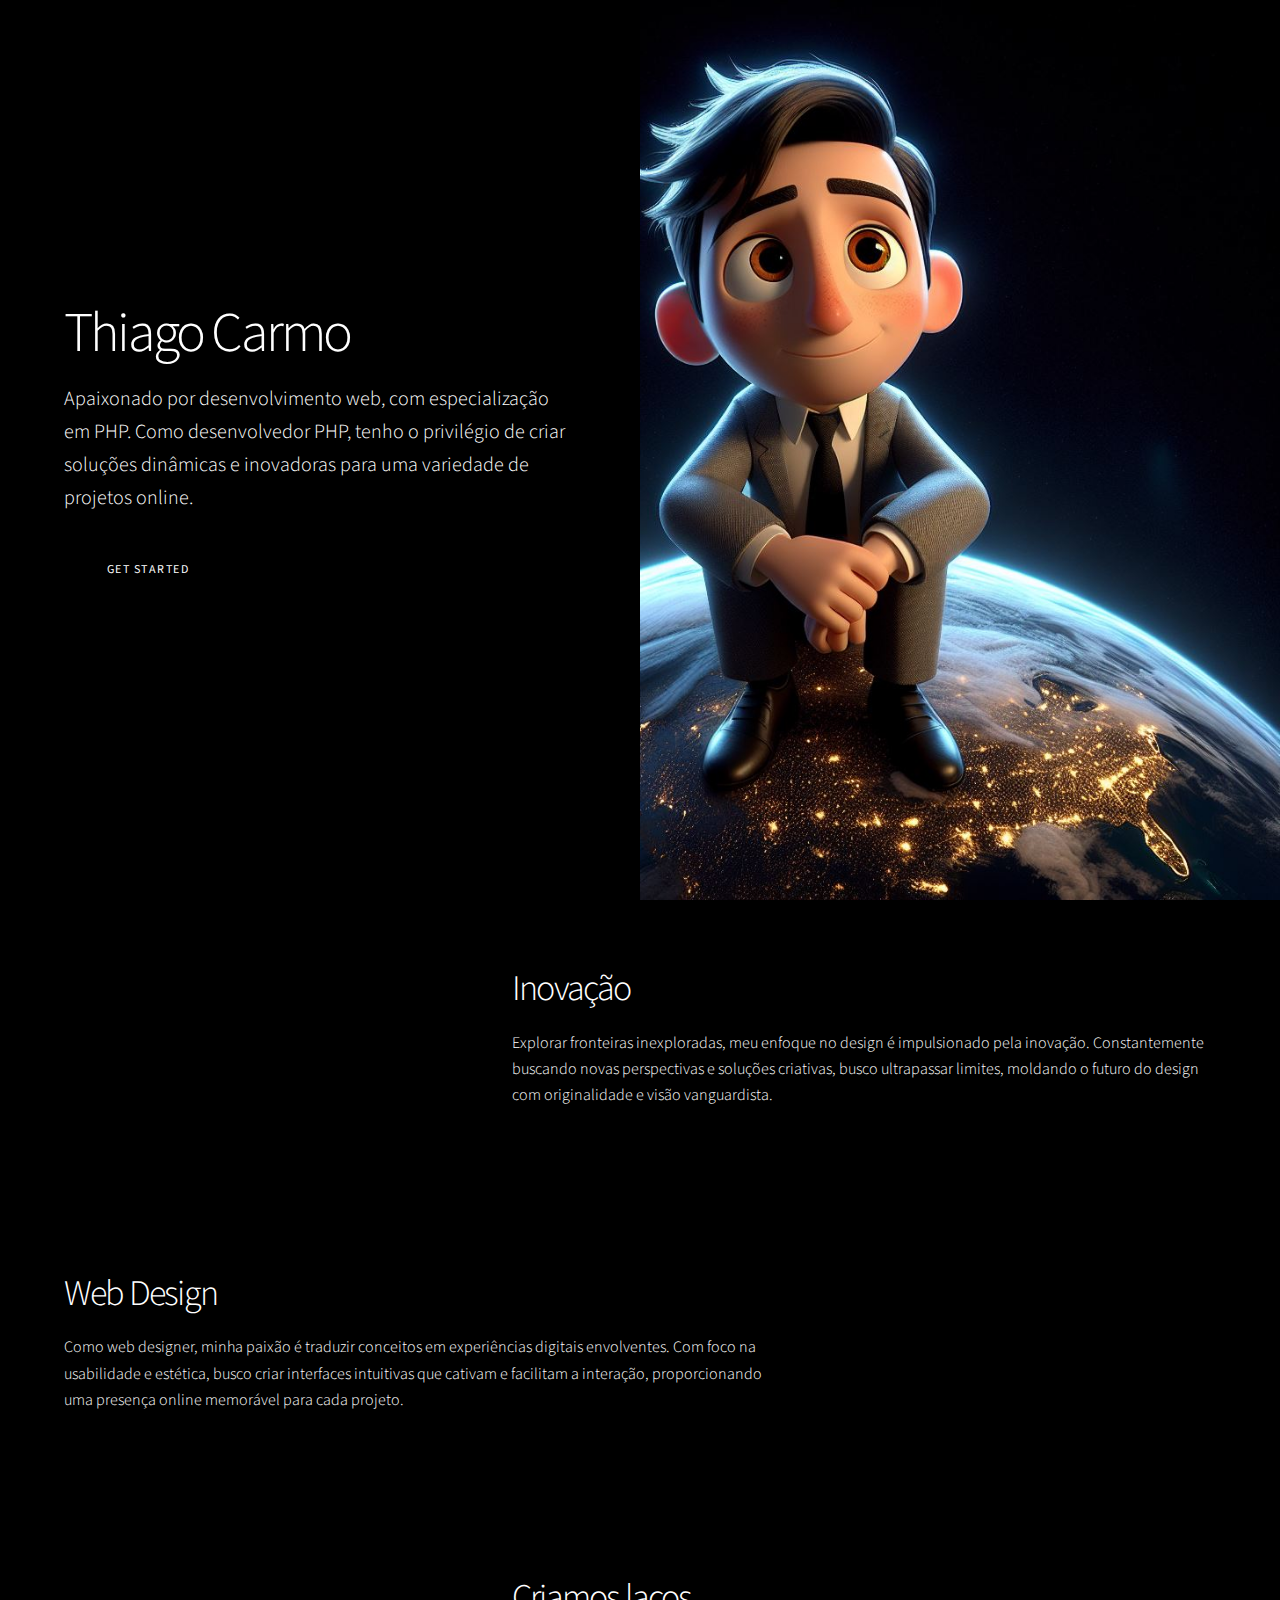
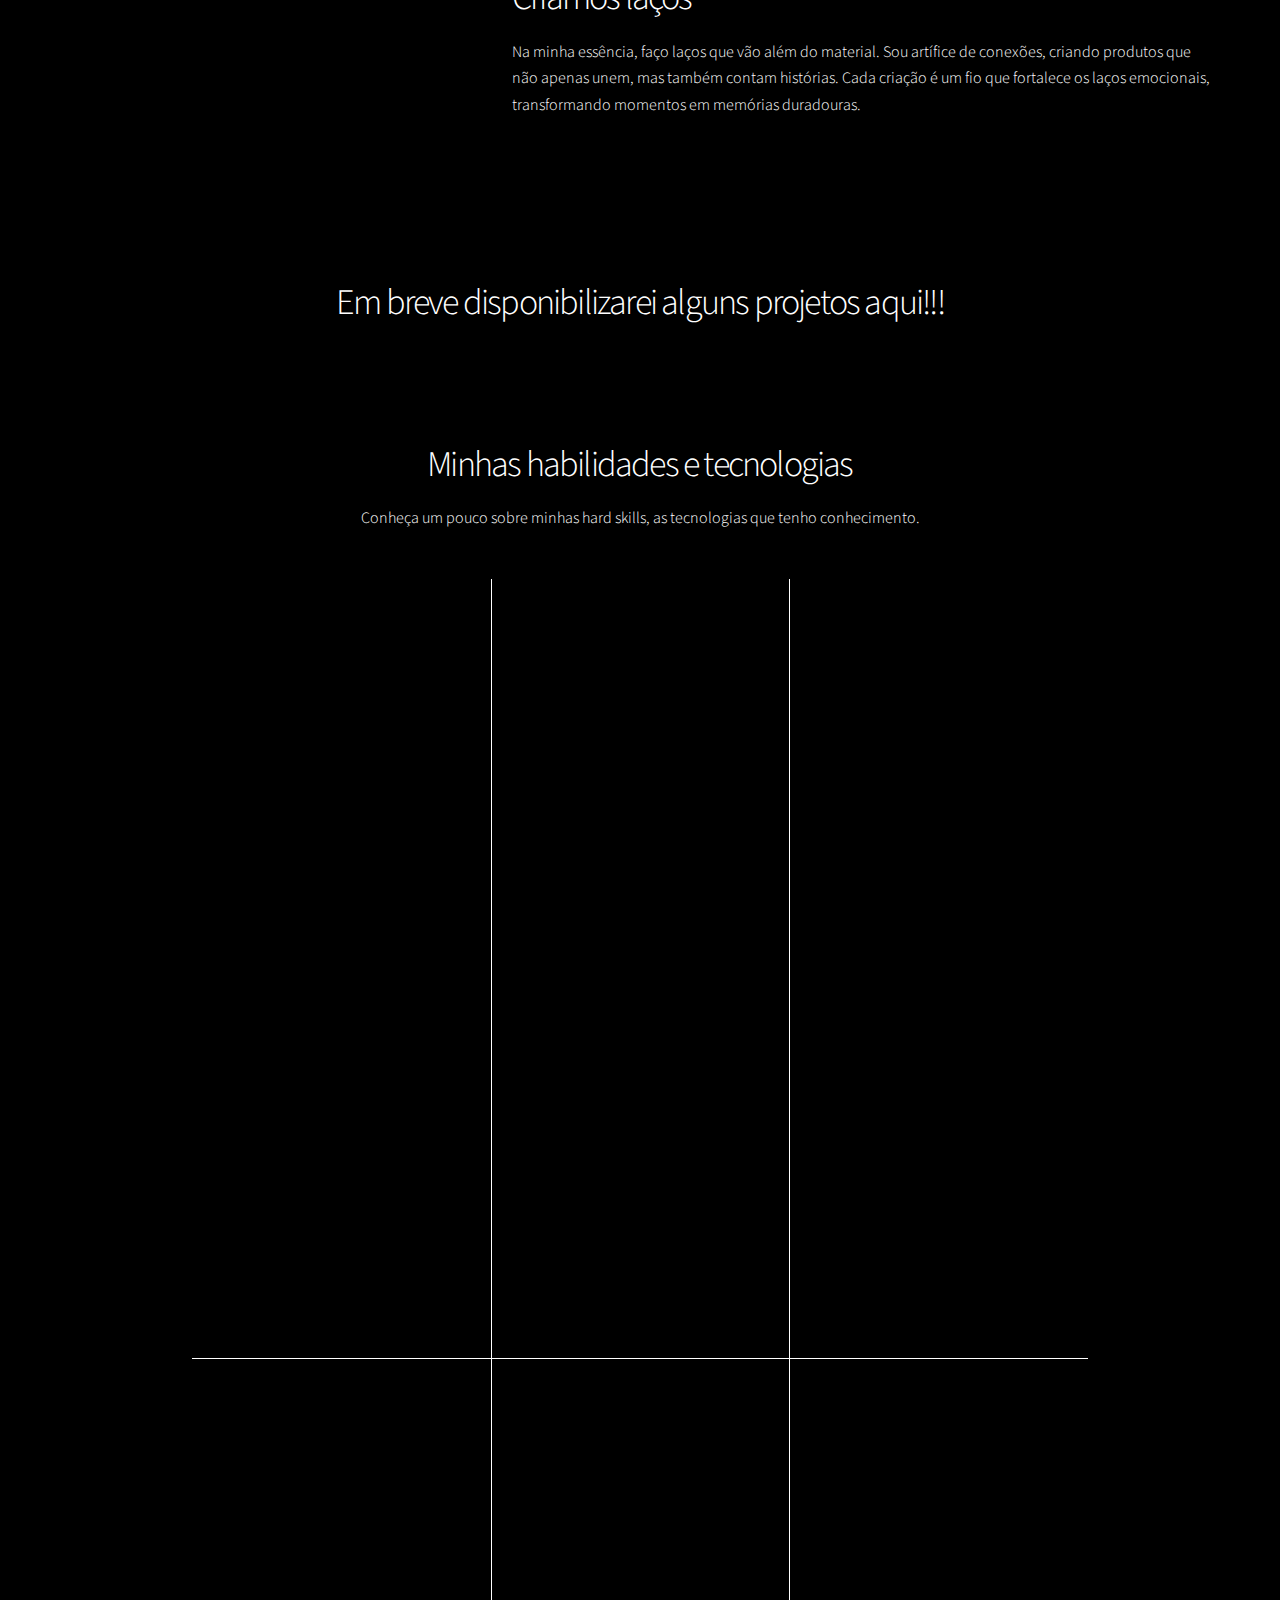
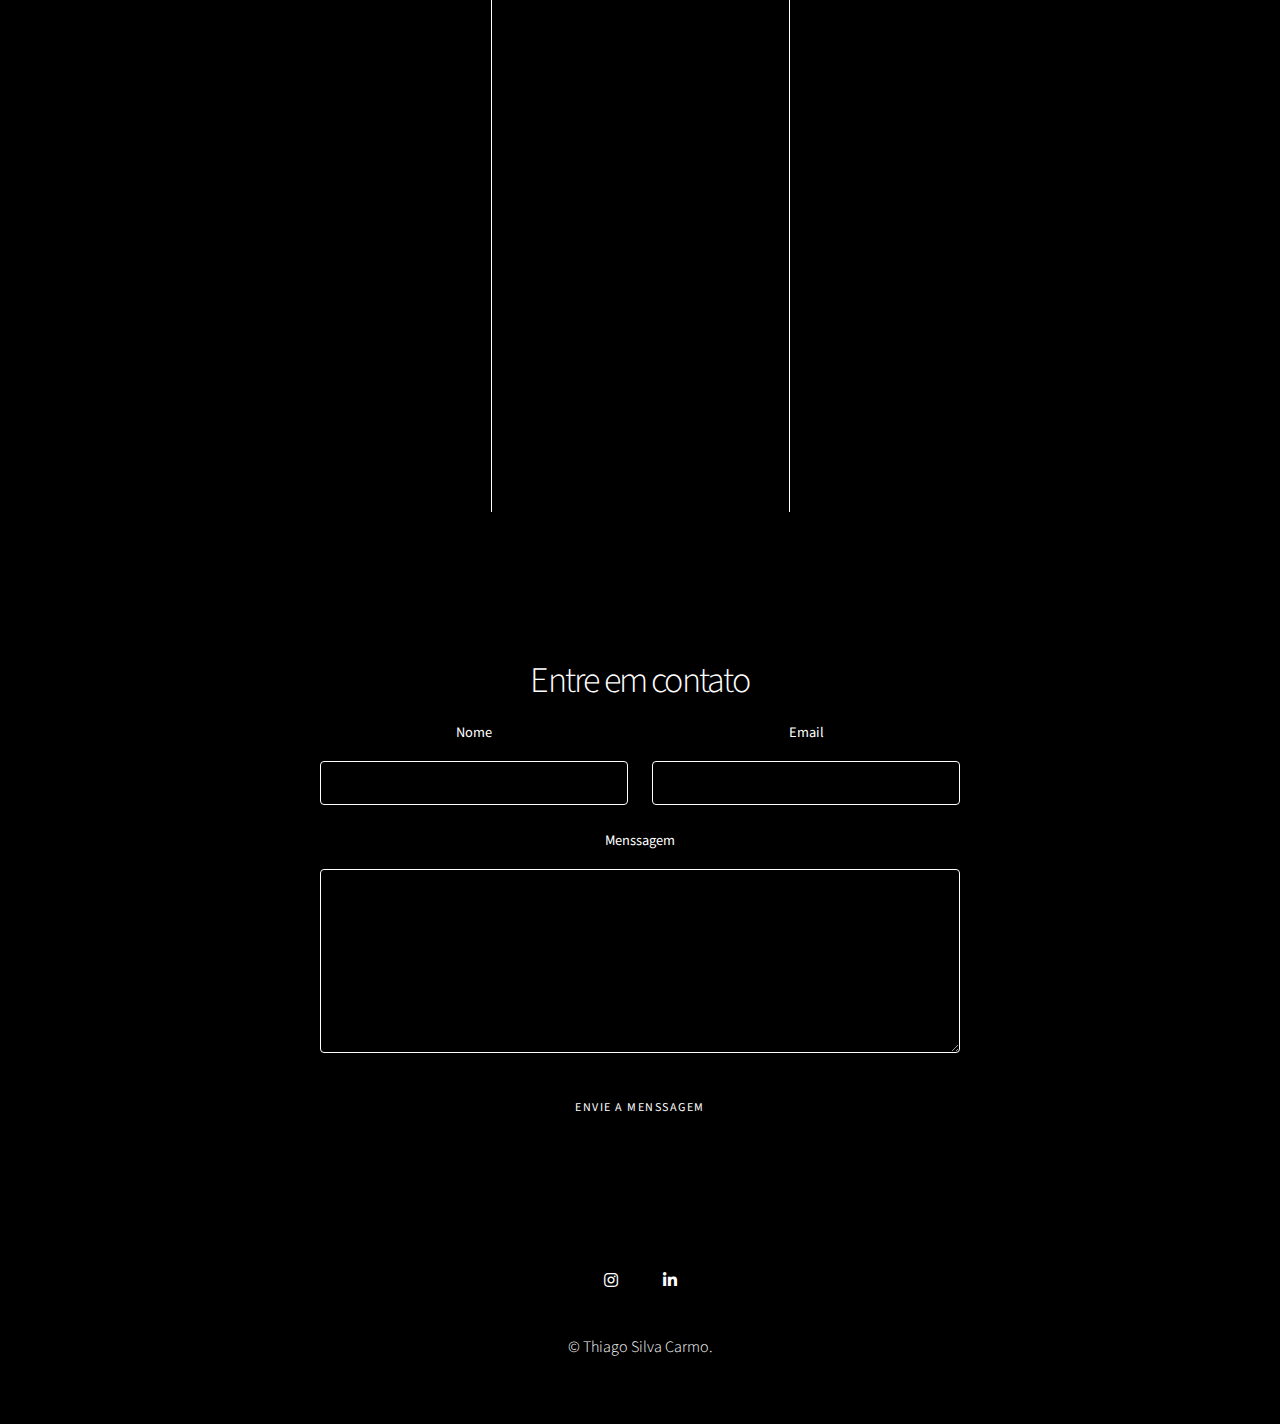
<file: index.html>
<!DOCTYPE HTML>
<html>

<head>
    <title>Thiago Carmo</title>
    <meta charset="utf-8" />
    <meta name="viewport" content="width=device-width, initial-scale=1, user-scalable=no" />
    <link rel="stylesheet" href="assets/css/main.css" />
    <noscript>
        <link rel="stylesheet" href="assets/css/noscript.css" />
    </noscript>
</head>

<body class="is-preload">

    <!-- Wrapper -->
    <div id="wrapper" class="divided">

        <!-- One -->
        <section
            class="banner style1 orient-left content-align-left image-position-right fullscreen onload-image-fade-in onload-content-fade-right">
            <div class="content">
                <h1>Thiago Carmo</h1>
                <p class="major">Apaixonado por desenvolvimento web, com especialização em PHP. Como desenvolvedor PHP, tenho o privilégio de criar soluções dinâmicas e inovadoras para uma variedade de projetos online.</p>
                <ul class="actions stacked">
                    <li><a href="#first" class="button big wide smooth-scroll-middle">Get Started</a></li>
                </ul>
            </div>
            <div class="image">
                <img src="images/banner.jpg" alt="" />
            </div>
        </section>

        <!-- Two -->
        <section class="spotlight style1 orient-right content-align-left image-position-center onscroll-image-fade-in"
            id="first">
            <div class="content">
                <h2>Inovação</h2>
                <p>Explorar fronteiras inexploradas, meu enfoque no design é impulsionado pela inovação. Constantemente buscando novas perspectivas e soluções criativas, busco ultrapassar limites, moldando o futuro do design com originalidade e visão vanguardista.</p>
                <ul class="actions stacked">
                    <!-- <li><a href="#" class="button">Learn More</a></li> -->
                </ul>
            </div>
            <div class="image">
                <img src="images/spotlight01.jpg" alt="" />
            </div>
        </section>

        <!-- Three -->
        <section class="spotlight style1 orient-left content-align-left image-position-center onscroll-image-fade-in">
            <div class="content">
                <h2>Web Design</h2>
                <p>Como web designer, minha paixão é traduzir conceitos em experiências digitais envolventes. Com foco na usabilidade e estética, busco criar interfaces intuitivas que cativam e facilitam a interação, proporcionando uma presença online memorável para cada projeto.</p>
                <ul class="actions stacked">
                    <!-- <li><a href="#" class="button">Learn More</a></li> -->
                </ul>
            </div>
            <div class="image">
                <img src="images/spotlight02.jpg" alt="" />
            </div>
        </section>

        <!-- Four -->
        <section class="spotlight style1 orient-right content-align-left image-position-center onscroll-image-fade-in">
            <div class="content">
                <h2>Criamos laços</h2>
                <p>Na minha essência, faço laços que vão além do material. Sou artífice de conexões, criando produtos que não apenas unem, mas também contam histórias. Cada criação é um fio que fortalece os laços emocionais, transformando momentos em memórias duradouras.</p>
                <ul class="actions stacked">
                    <!-- <li><a href="#" class="button">Learn More</a></li> -->
                </ul>
            </div>
            <div class="image">
                <img src="images/spotlight03.jpg" alt="" />
            </div>
        </section>

        <!-- Five -->
<section class="wrapper style1 align-center">
            <div class="inner">
                <h2>Em breve disponibilizarei alguns projetos aqui!!!</h2>
                <!--<p>Explore nosso portfólio diversificado e mergulhe na criatividade de nossos projetos. Cada empreendimento é uma expressão única de inovação e habilidade, refletindo nosso compromisso em superar expectativas. Convidamos você a descobrir a excelência em cada detalhe - veja nossos projetos e inspire-se</p>-->
            </div>

            <!-- Gallery -->
           <!-- <div class="gallery style2 medium lightbox onscroll-fade-in">
                <article>
                    <a href="images/gallery/fulls/01.png" class="image">
                        <img src="images/gallery/thumbs/01.png" alt="" />
                    </a>
                    <div class="caption">
                        <h3>The Art</h3>
                        <p>Studio de art.</p>
                        <ul class="actions fixed">
                            <li><span class="button small">Detalhes</span></li>
                        </ul>
                    </div>
                </article>
                <article>
                    <a href="images/gallery/fulls/02.png" class="image">
                        <img src="images/gallery/thumbs/02.png" alt="" />
                    </a>
                    <div class="caption">
                        <h3>The Art</h3>
                        <p>Studio de art.</p>
                        <ul class="actions fixed">
                            <li><span class="button small">Detalhes</span></li>
                        </ul>
                    </div>
                </article>
                <article>
                    <a href="images/gallery/fulls/03.png" class="image">
                        <img src="images/gallery/thumbs/03.png" alt="" />
                    </a>
                    <div class="caption">
                        <h3>VC Class</h3>
                        <p>Escola.</p>
                        <ul class="actions fixed">
                            <li><span class="button small">Detalhes</span></li>
                        </ul>
                    </div>
                </article>
                <article>
                    <a href="images/gallery/fulls/04.png" class="image">
                        <img src="images/gallery/thumbs/04.png" alt="" />
                    </a>
                    <div class="caption">
                        <h3>VC Classs</h3>
                        <p>Escola.</p>
                        <ul class="actions fixed">
                            <li><span class="button small">Detalhes</span></li>
                        </ul>
                    </div>
                </article>
                <article>
                    <a href="images/gallery/fulls/05.png" class="image">
                        <img src="images/gallery/thumbs/05.png" alt="" />
                    </a>
                    <div class="caption">
                        <h3>VC Class</h3>
                        <p>Escola.</p>
                        <ul class="actions fixed">
                            <li><span class="button small">Detalhes</span></li>
                        </ul>
                    </div>
                </article>
                <article>
                    <a href="images/gallery/fulls/06.png" class="image">
                        <img src="images/gallery/thumbs/06.png" alt="" />
                    </a>
                    <div class="caption">
                        <h3>Notre Cottage</h3>
                        <p>Empresa de bolsas e artes feitas a mão.</p>
                        <ul class="actions fixed">
                            <li><span class="button small">Detalhes</span></li>
                        </ul>
                    </div>
                </article>
                <article>
                    <a href="images/gallery/fulls/07.png" class="image">
                        <img src="images/gallery/thumbs/07.png" alt="" />
                    </a>
                    <div class="caption">
                        <h3>Fix Bug</h3>
                        <p>Software House.</p>
                        <ul class="actions fixed">
                            <li><span class="button small">Detalhes</span></li>
                        </ul>
                    </div>
                </article>
                <article>
                    <a href="images/gallery/fulls/08.png" class="image">
                        <img src="images/gallery/thumbs/08.png" alt="" />
                    </a>
                    <div class="caption">
                        <h3>Vitória Oliver</h3>
                        <p>Ateliê de moda / griffe.</p>
                        <ul class="actions fixed">
                            <li><span class="button small">Detalhes</span></li>
                        </ul>
                    </div>
                </article>
                <article>
                    <a href="images/gallery/fulls/09.png" class="image">
                        <img src="images/gallery/thumbs/09.png" alt="" />
                    </a>
                    <div class="caption">
                        <h3>Vitória Oliver</h3>
                        <p>Ateliê de moda / griffe.</p>
                        <ul class="actions fixed">
                            <li><span class="button small">Detalhes</span></li>
                        </ul>
                    </div>
                </article>
                <article>
                    <a href="images/gallery/fulls/10.png" class="image">
                        <img src="images/gallery/thumbs/10.png" alt="" />
                    </a>
                    <div class="caption">
                        <h3>Vitória Oliver</h3>
                        <p>Ateliê de moda / griffe.</p>
                        <ul class="actions fixed">
                            <li><span class="button small">Detalhes</span></li>
                        </ul>
                    </div>
                </article>
                <article>
                    <a href="images/gallery/fulls/11.png" class="image">
                        <img src="images/gallery/thumbs/11.png" alt="" />
                    </a>
                    <div class="caption">
                        <h3>Vitória Oliver</h3>
                        <p>Ateliê de moda / griffe.</p>
                        <ul class="actions fixed">
                            <li><span class="button small">Detalhes</span></li>
                        </ul>
                    </div>
                </article>
                <article>
                    <a href="images/gallery/fulls/12.png" class="image">
                        <img src="images/gallery/thumbs/12.png" alt="" />
                    </a>
                    <div class="caption">
                        <h3>Vitória Oliver</h3>
                        <p>Ateliê de moda / griffe.</p>
                        <ul class="actions fixed">
                            <li><span class="button small">Detalhes</span></li>
                        </ul>
                    </div>
                </article>
            </div>

        </section>-->      
   
        <!-- Six -->
        <section class="wrapper style1 align-center">
            <div class="inner">
                <h2>Minhas habilidades e tecnologias</h2>
                <p>Conheça um pouco sobre minhas hard skills, as tecnologias que tenho conhecimento.</p>
                <div class="items style1 medium onscroll-fade-in">
                    <section>
                        <!-- <span class="icon style2 major fa-gem"></span> -->
                        <h3>PHP</h3>
                        <p>Uma das linguagens de programação mais populares para desenvolvimento web, destaca-se pela sua simplicidade, versatilidade e robustez. Utilizado principalmente para criar páginas web dinâmicas e interativas, o PHP é uma linguagem de código aberto que oferece uma ampla gama de funcionalidades, desde o processamento de formulários e acesso a bancos de dados até a criação de sistemas complexos de gerenciamento de conteúdo. Com uma vasta comunidade de desenvolvedores e uma extensa biblioteca de recursos, o PHP continua a evoluir para atender às demandas do desenvolvimento web moderno, tornando-o uma escolha poderosa para a criação de aplicações web escaláveis e eficientes.</p>
                    </section>
                    <section>
                        <!-- <span class="icon style2 major fa-gem"></span> -->
                        <h3>MySQL</h3>
                        <p>MySQL é um sistema de gerenciamento de banco de dados relacional amplamente utilizado, conhecido por sua confiabilidade, escalabilidade e desempenho. Ele fornece uma estrutura robusta para armazenar e gerenciar dados, oferecendo recursos avançados de consulta e manipulação, além de suporte para transações ACID (Atomicidade, Consistência, Isolamento, Durabilidade). MySQL é uma escolha popular para uma variedade de aplicativos, desde sites simples até sistemas empresariais complexos, devido à sua facilidade de uso, integração com outras tecnologias e natureza de código aberto.</p>
                    </section>
                    <section>
                        <!-- <span class="icon style2 major fa-gem"></span> -->
                        <h3>PostgreSQL</h3>
                        <p>É um sistema de gerenciamento de banco de dados relacional de código aberto, altamente confiável e poderoso. Ele se destaca por sua capacidade de lidar com cargas de trabalho complexas e exigentes, oferecendo recursos avançados de consulta, suporte completo para transações ACID e extensibilidade através de várias linguagens de programação. Além disso, o PostgreSQL é reconhecido por sua conformidade com padrões, segurança robusta e capacidade de escalar para atender às necessidades de aplicativos desde simples até os mais críticos. Sua comunidade ativa e comprometida garante contínua inovação e desenvolvimento, tornando-o uma escolha popular para uma variedade de casos de uso em ambientes empresariais e de desenvolvimento.</p>
                    </section>
                    <section>
                        <!-- <span class="icon style2 major fa-gem"></span> -->
                        <h3>HTML</h3>
                        <p>HyperText Markup Language, é a linguagem padrão para criação e estruturação de páginas web. Utilizando uma série de tags e elementos, o HTML permite definir o conteúdo e a organização de uma página, incluindo texto, imagens, links e outros elementos multimídia. Ele fornece a estrutura básica de uma página web, definindo a hierarquia e o layout dos elementos, enquanto trabalha em conjunto com outras tecnologias como CSS e JavaScript para estilizar e adicionar interatividade à página. O HTML é fundamental para a construção de sites e aplicativos web, sendo uma linguagem simples, intuitiva e amplamente suportada pelos navegadores modernos.</p>
                    </section>
                    <section>
                        <!-- <span class="icon style2 major fa-gem"></span> -->
                        <h3>CSS</h3>
                        <p>Cascading Style Sheets, é uma linguagem de estilo utilizada para controlar a apresentação e o design de páginas web. Com o CSS, os desenvolvedores podem definir estilos para elementos HTML, como cores, fontes, margens, espaçamento e posicionamento, separando assim a estrutura do conteúdo da sua apresentação visual. Isso permite uma personalização flexível e consistente do layout e da aparência de um site ou aplicativo web em diferentes dispositivos e navegadores. O CSS é fundamental para criar interfaces atraentes e responsivas, garantindo uma experiência de usuário agradável e consistente.</p>
                    </section>
                    <section>
                        <!-- <span class="icon style2 major fa-gem"></span> -->
                        <h3>Scrum</h3>
                        <p>É um framework ágil para gerenciamento de projetos, especialmente em desenvolvimento de software. Baseado em interações iterativas e incrementais, o Scrum promove a colaboração, a transparência e a adaptabilidade ao longo do ciclo de vida do projeto. As principais práticas do Scrum incluem a divisão do trabalho em sprints de curto prazo, reuniões diárias de acompanhamento (daily stand-ups), revisões de sprint e retrospectivas para avaliar o progresso e identificar oportunidades de melhoria. O Scrum capacita equipes a entregarem valor de forma rápida e contínua, priorizando as necessidades do cliente e respondendo de forma flexível às mudanças nos requisitos e no ambiente de negócios.</p>
                    </section>
                  
                   
                </div>
            </div>
        </section>

        <!-- Seven -->
        <section class="wrapper style1 align-center">
            <div class="inner medium">
                <h2>Entre em contato</h2>
                <form method="post" action="https://api.staticforms.xyz/submit">
                    <div class="fields">
                        <div class="field half">
                            <label for="name">Nome</label>
                            <input type="text" name="name" id="name" value="" />
                        </div>
                        <div class="field half">
                            <label for="email">Email</label>
                            <input type="email" name="email" id="email" value="" />
                        </div>
                        <div class="field">
                            <label for="message">Menssagem</label>
                            <textarea name="message" id="message" rows="6"></textarea>
                        </div>
                    </div>
                    <ul class="actions special">
                        <li><input type="submit" name="submit" id="submit" value="Envie a Menssagem" /></li>
                    </ul>
                    <input type="hidden" name="accessKey" value="8aa22198-712a-491d-9bb7-4a039e0e6beb">
                    <input type="hidden" name="redirectTo" value="/index.html">
                </form>

            </div>
        </section>

        <!-- Footer -->
        <footer class="wrapper style1 align-center">
            <div class="inner">
                <ul class="icons">
                    <li><a href="https://www.instagram.com/carmo.thiago/" class="icon brands style2 fa-instagram"><span
                                class="label">Instagram</span></a></li>
                    <li><a href="https://www.linkedin.com/in/thiago-silva-carmo-9b46a412a/"
                            class="icon brands style2 fa-linkedin-in"><span class="label">LinkedIn</span></a></li>
                </ul>
                <p>&copy; Thiago Silva Carmo.</p>
            </div>
        </footer>

    </div>

    <!-- Scripts -->
    <script src="assets/js/jquery.min.js"></script>
    <script src="assets/js/jquery.scrollex.min.js"></script>
    <script src="assets/js/jquery.scrolly.min.js"></script>
    <script src="assets/js/browser.min.js"></script>
    <script src="assets/js/breakpoints.min.js"></script>
    <script src="assets/js/util.js"></script>
    <script src="assets/js/main.js"></script>

</body>

</html>
</file>
<file: assets/css/noscript.css>
/* Banner (transitions) */

	.banner.onload-content-fade-up .content {
		-moz-transition: none;
		-webkit-transition: none;
		-ms-transition: none;
		transition: none;
	}

	body.is-preload .banner.onload-content-fade-up .content {
		-moz-transform: none;
		-webkit-transform: none;
		-ms-transform: none;
		transform: none;
		opacity: 1;
	}

	.banner.onload-content-fade-down .content {
		-moz-transition: none;
		-webkit-transition: none;
		-ms-transition: none;
		transition: none;
	}

	body.is-preload .banner.onload-content-fade-down .content {
		-moz-transform: none;
		-webkit-transform: none;
		-ms-transform: none;
		transform: none;
		opacity: 1;
	}

	.banner.onload-content-fade-left .content {
		-moz-transition: none;
		-webkit-transition: none;
		-ms-transition: none;
		transition: none;
	}

	body.is-preload .banner.onload-content-fade-left .content {
		-moz-transform: none;
		-webkit-transform: none;
		-ms-transform: none;
		transform: none;
		opacity: 1;
	}

	.banner.onload-content-fade-right .content {
		-moz-transition: none;
		-webkit-transition: none;
		-ms-transition: none;
		transition: none;
	}

	body.is-preload .banner.onload-content-fade-right .content {
		-moz-transform: none;
		-webkit-transform: none;
		-ms-transform: none;
		transform: none;
		opacity: 1;
	}

	.banner.onload-content-fade-in .content {
		-moz-transition: none;
		-webkit-transition: none;
		-ms-transition: none;
		transition: none;
	}

	body.is-preload .banner.onload-content-fade-in .content {
		-moz-transform: none;
		-webkit-transform: none;
		-ms-transform: none;
		transform: none;
		opacity: 1;
	}

	.banner.onload-image-fade-up .image {
		-moz-transition: none;
		-webkit-transition: none;
		-ms-transition: none;
		transition: none;
	}

		.banner.onload-image-fade-up .image img {
			-moz-transition: none;
			-webkit-transition: none;
			-ms-transition: none;
			transition: none;
		}

	body.is-preload .banner.onload-image-fade-up .image {
		-moz-transform: none;
		-webkit-transform: none;
		-ms-transform: none;
		transform: none;
		opacity: 1;
	}

		body.is-preload .banner.onload-image-fade-up .image img {
			opacity: 1;
		}

	.banner.onload-image-fade-down .image {
		-moz-transition: none;
		-webkit-transition: none;
		-ms-transition: none;
		transition: none;
	}

		.banner.onload-image-fade-down .image img {
			-moz-transition: none;
			-webkit-transition: none;
			-ms-transition: none;
			transition: none;
		}

	body.is-preload .banner.onload-image-fade-down .image {
		-moz-transform: none;
		-webkit-transform: none;
		-ms-transform: none;
		transform: none;
		opacity: 1;
	}

		body.is-preload .banner.onload-image-fade-down .image img {
			opacity: 1;
		}

	.banner.onload-image-fade-left .image {
		-moz-transition: none;
		-webkit-transition: none;
		-ms-transition: none;
		transition: none;
	}

		.banner.onload-image-fade-left .image img {
			-moz-transition: none;
			-webkit-transition: none;
			-ms-transition: none;
			transition: none;
		}

	body.is-preload .banner.onload-image-fade-left .image {
		-moz-transform: none;
		-webkit-transform: none;
		-ms-transform: none;
		transform: none;
		opacity: 1;
	}

		body.is-preload .banner.onload-image-fade-left .image img {
			opacity: 1;
		}

	.banner.onload-image-fade-right .image {
		-moz-transition: none;
		-webkit-transition: none;
		-ms-transition: none;
		transition: none;
	}

		.banner.onload-image-fade-right .image img {
			-moz-transition: none;
			-webkit-transition: none;
			-ms-transition: none;
			transition: none;
		}

	body.is-preload .banner.onload-image-fade-right .image {
		-moz-transform: none;
		-webkit-transform: none;
		-ms-transform: none;
		transform: none;
		opacity: 1;
	}

		body.is-preload .banner.onload-image-fade-right .image img {
			opacity: 1;
		}

	.banner.onload-image-fade-in .image img {
		-moz-transition: none;
		-webkit-transition: none;
		-ms-transition: none;
		transition: none;
	}

	body.is-preload .banner.onload-image-fade-in .image img {
		opacity: 1;
	}

	.banner.onscroll-content-fade-up .content {
		-moz-transition: none;
		-webkit-transition: none;
		-ms-transition: none;
		transition: none;
	}

	.banner.onscroll-content-fade-up.is-inactive .content {
		-moz-transform: none;
		-webkit-transform: none;
		-ms-transform: none;
		transform: none;
		opacity: 1;
	}

	.banner.onscroll-content-fade-down .content {
		-moz-transition: none;
		-webkit-transition: none;
		-ms-transition: none;
		transition: none;
	}

	.banner.onscroll-content-fade-down.is-inactive .content {
		-moz-transform: none;
		-webkit-transform: none;
		-ms-transform: none;
		transform: none;
		opacity: 1;
	}

	.banner.onscroll-content-fade-left .content {
		-moz-transition: none;
		-webkit-transition: none;
		-ms-transition: none;
		transition: none;
	}

	.banner.onscroll-content-fade-left.is-inactive .content {
		-moz-transform: none;
		-webkit-transform: none;
		-ms-transform: none;
		transform: none;
		opacity: 1;
	}

	.banner.onscroll-content-fade-right .content {
		-moz-transition: none;
		-webkit-transition: none;
		-ms-transition: none;
		transition: none;
	}

	.banner.onscroll-content-fade-right.is-inactive .content {
		-moz-transform: none;
		-webkit-transform: none;
		-ms-transform: none;
		transform: none;
		opacity: 1;
	}

	.banner.onscroll-content-fade-in .content {
		-moz-transition: none;
		-webkit-transition: none;
		-ms-transition: none;
		transition: none;
	}

	.banner.onscroll-content-fade-in.is-inactive .content {
		-moz-transform: none;
		-webkit-transform: none;
		-ms-transform: none;
		transform: none;
		opacity: 1;
	}

	.banner.onscroll-image-fade-up .image {
		-moz-transition: none;
		-webkit-transition: none;
		-ms-transition: none;
		transition: none;
	}

		.banner.onscroll-image-fade-up .image img {
			-moz-transition: none;
			-webkit-transition: none;
			-ms-transition: none;
			transition: none;
		}

	.banner.onscroll-image-fade-up.is-inactive .image {
		-moz-transform: none;
		-webkit-transform: none;
		-ms-transform: none;
		transform: none;
		opacity: 1;
	}

		.banner.onscroll-image-fade-up.is-inactive .image img {
			opacity: 1;
		}

	.banner.onscroll-image-fade-down .image {
		-moz-transition: none;
		-webkit-transition: none;
		-ms-transition: none;
		transition: none;
	}

		.banner.onscroll-image-fade-down .image img {
			-moz-transition: none;
			-webkit-transition: none;
			-ms-transition: none;
			transition: none;
		}

	.banner.onscroll-image-fade-down.is-inactive .image {
		-moz-transform: none;
		-webkit-transform: none;
		-ms-transform: none;
		transform: none;
		opacity: 1;
	}

		.banner.onscroll-image-fade-down.is-inactive .image img {
			opacity: 1;
		}

	.banner.onscroll-image-fade-left .image {
		-moz-transition: none;
		-webkit-transition: none;
		-ms-transition: none;
		transition: none;
	}

		.banner.onscroll-image-fade-left .image img {
			-moz-transition: none;
			-webkit-transition: none;
			-ms-transition: none;
			transition: none;
		}

	.banner.onscroll-image-fade-left.is-inactive .image {
		-moz-transform: none;
		-webkit-transform: none;
		-ms-transform: none;
		transform: none;
		opacity: 1;
	}

		.banner.onscroll-image-fade-left.is-inactive .image img {
			opacity: 1;
		}

	.banner.onscroll-image-fade-right .image {
		-moz-transition: none;
		-webkit-transition: none;
		-ms-transition: none;
		transition: none;
	}

		.banner.onscroll-image-fade-right .image img {
			-moz-transition: none;
			-webkit-transition: none;
			-ms-transition: none;
			transition: none;
		}

	.banner.onscroll-image-fade-right.is-inactive .image {
		-moz-transform: none;
		-webkit-transform: none;
		-ms-transform: none;
		transform: none;
		opacity: 1;
	}

		.banner.onscroll-image-fade-right.is-inactive .image img {
			opacity: 1;
		}

	.banner.onscroll-image-fade-in .image img {
		-moz-transition: none;
		-webkit-transition: none;
		-ms-transition: none;
		transition: none;
	}

	.banner.onscroll-image-fade-in.is-inactive .image img {
		opacity: 1;
	}
</file>
<file: assets/css/main.css>
@import url(fontawesome-all.min.css);
@import url("https://fonts.googleapis.com/css?family=Source+Sans+Pro:300,300i,400,400i");


html, body, div, span, applet, object,
iframe, h1, h2, h3, h4, h5, h6, p, blockquote,
pre, a, abbr, acronym, address, big, cite,
code, del, dfn, em, img, ins, kbd, q, s, samp,
small, strike, strong, sub, sup, tt, var, b,
u, i, center, dl, dt, dd, ol, ul, li, fieldset,
form, label, legend, table, caption, tbody,
tfoot, thead, tr, th, td, article, aside,
canvas, details, embed, figure, figcaption,
footer, header, hgroup, menu, nav, output, ruby,
section, summary, time, mark, audio, video {
	margin: 0;
	padding: 0;
	border: 0;
	font-size: 100%;
	font: inherit;
	vertical-align: baseline;}

article, aside, details, figcaption, figure,
footer, header, hgroup, menu, nav, section {
	display: block;}

body {
	line-height: 1;
}

ol, ul {
	list-style: none;
}

blockquote, q {
	quotes: none;
}

	blockquote:before, blockquote:after, q:before, q:after {
		content: '';
		content: none;
	}

table {
	border-collapse: collapse;
	border-spacing: 0;
}

body {
	-webkit-text-size-adjust: none;
}

mark {
	background-color: transparent;
	color: inherit;
}

input::-moz-focus-inner {
	border: 0;
	padding: 0;
}

input, select, textarea {
	-moz-appearance: none;
	-webkit-appearance: none;
	-ms-appearance: none;
	appearance: none;
}

/* Basic */

	@-ms-viewport {
		width: device-width;
	}

	body {
		-ms-overflow-style: scrollbar;
	}

	@media screen and (max-width: 480px) {

		html, body {
			min-width: 320px;
		}

	}

	html {
		box-sizing: border-box;
	}

	*, *:before, *:after {
		box-sizing: inherit;
	}

	body {
		background: #ffffff;
	}

		body.is-preload *, body.is-preload *:before, body.is-preload *:after {
			-moz-animation: none !important;
			-webkit-animation: none !important;
			-ms-animation: none !important;
			animation: none !important;
			-moz-transition: none !important;
			-webkit-transition: none !important;
			-ms-transition: none !important;
			transition: none !important;
		}

/* Type */

	html {
		font-size: 18pt;
	}

		@media screen and (max-width: 1680px) {

			html {
				font-size: 14pt;
			}

		}

		@media screen and (max-width: 1280px) {

			html {
				font-size: 12pt;
			}

		}

		@media screen and (max-width: 736px) {

			html {
				font-size: 11pt;
			}

		}

		@media screen and (max-width: 360px) {

			html {
				font-size: 10pt;
			}

		}

	body {
		background-color: #000000;
		color: #ffffff;
	}

	body, input, select, textarea {
		font-family: "Source Sans Pro", Helvetica, sans-serif;
		font-size: 1rem;
		font-weight: 300;
		line-height: 1.65;
	}

	a {
		-moz-transition: color 0.2s ease-in-out;
		-webkit-transition: color 0.2s ease-in-out;
		-ms-transition: color 0.2s ease-in-out;
		transition: color 0.2s ease-in-out;
		text-decoration: underline;
	}

		a:hover {
			text-decoration: none;
		}

	strong, b {
		font-weight: 400;
	}

	em, i {
		font-style: italic;
	}

	p {
		margin: 0 0 2rem 0;
	}

		p.major {
			font-size: 1.25rem;
		}

	h1, h2, h3, h4, h5, h6 {
		font-weight: 300;
		line-height: 1.375;
		letter-spacing: -0.05em;
		margin: 0 0 1rem 0;
	}

		h1 a, h2 a, h3 a, h4 a, h5 a, h6 a {
			color: #ffffff;
			text-decoration: none;
		}

	h1 {
		font-size: 3.5rem;
		line-height: 1.2;
	}

	h2 {
		font-size: 2.25rem;
	}

	h3 {
		font-size: 1.5rem;
	}

	h4 {
		font-size: 1.1rem;
	}

	h5 {
		font-size: 0.9rem;
	}

	h6 {
		font-size: 0.7rem;
	}

	sub {
		font-size: 0.8rem;
		position: relative;
		top: 0.5rem;
	}

	sup {
		font-size: 0.8rem;
		position: relative;
		top: -0.5rem;
	}

	blockquote {
		border-left: solid 4px;
		font-style: italic;
		margin: 0 0 2rem 0;
		padding: 0.5rem 0 0.5rem 2rem;
	}

	code {
		border-radius: 4px;
		font-family: "Courier New", monospace;
		font-size: 0.9em;
		margin: 0 0.25rem;
		padding: 0.25rem 0.325rem;
	}

	pre {
		-webkit-overflow-scrolling: touch;
		font-family: "Courier New", monospace;
		font-size: 0.9em;
		margin: 0 0 2rem 0;
	}

		pre code {
			display: block;
			line-height: 1.5;
			padding: 0.75rem 1rem;
			overflow-x: auto;
		}

	hr {
		border: 0;
		border-bottom: solid 1px;
		margin: 2.5rem 0;
	}

		hr.major {
			margin: 3.5rem 0;
		}

	.align-left {
		text-align: left;
	}

	.align-center {
		text-align: center;
	}

	.align-right {
		text-align: right;
	}

	@media screen and (max-width: 736px) {

		p.major {
			font-size: 1.1rem;
		}

		h1 {
			font-size: 2.5rem;
		}

		h2 {
			font-size: 2rem;
		}

		h3 {
			font-size: 1.25rem;
		}

		h4 {
			font-size: 1rem;
		}

	}

	input, select, textarea {
		color: #ffffff;
	}

	a {
		color: #ffffff;
	}

		a:hover {
			color: #47D3E5;
		}

	strong, b {
		color: #ffffff;
	}

	h1, h2, h3, h4, h5, h6 {
		color: #ffffff;
	}

	blockquote {
		border-left-color: #ffffff;
	}

	code {
		background: #ffffff;
		border-color: #ffffff;
	}

	hr {
		border-bottom-color: #ffffff;
	}

/* Row */

	.row {
		display: flex;
		flex-wrap: wrap;
		box-sizing: border-box;
		align-items: stretch;
	}

		.row > * {
			box-sizing: border-box;
		}

		.row.gtr-uniform > * > :last-child {
			margin-bottom: 0;
		}

		.row.aln-left {
			justify-content: flex-start;
		}

		.row.aln-center {
			justify-content: center;
		}

		.row.aln-right {
			justify-content: flex-end;
		}

		.row.aln-top {
			align-items: flex-start;
		}

		.row.aln-middle {
			align-items: center;
		}

		.row.aln-bottom {
			align-items: flex-end;
		}

		.row > .imp {
			order: -1;
		}

		.row > .col-1 {
			width: 8.33333%;
		}

		.row > .off-1 {
			margin-left: 8.33333%;
		}

		.row > .col-2 {
			width: 16.66667%;
		}

		.row > .off-2 {
			margin-left: 16.66667%;
		}

		.row > .col-3 {
			width: 25%;
		}

		.row > .off-3 {
			margin-left: 25%;
		}

		.row > .col-4 {
			width: 33.33333%;
		}

		.row > .off-4 {
			margin-left: 33.33333%;
		}

		.row > .col-5 {
			width: 41.66667%;
		}

		.row > .off-5 {
			margin-left: 41.66667%;
		}

		.row > .col-6 {
			width: 50%;
		}

		.row > .off-6 {
			margin-left: 50%;
		}

		.row > .col-7 {
			width: 58.33333%;
		}

		.row > .off-7 {
			margin-left: 58.33333%;
		}

		.row > .col-8 {
			width: 66.66667%;
		}

		.row > .off-8 {
			margin-left: 66.66667%;
		}

		.row > .col-9 {
			width: 75%;
		}

		.row > .off-9 {
			margin-left: 75%;
		}

		.row > .col-10 {
			width: 83.33333%;
		}

		.row > .off-10 {
			margin-left: 83.33333%;
		}

		.row > .col-11 {
			width: 91.66667%;
		}

		.row > .off-11 {
			margin-left: 91.66667%;
		}

		.row > .col-12 {
			width: 100%;
		}

		.row > .off-12 {
			margin-left: 100%;
		}

		.row.gtr-0 {
			margin-top: 0;
			margin-left: 0rem;
		}

			.row.gtr-0 > * {
				padding: 0 0 0 0rem;
			}

			.row.gtr-0.gtr-uniform {
				margin-top: 0rem;
			}

				.row.gtr-0.gtr-uniform > * {
					padding-top: 0rem;
				}

		.row.gtr-25 {
			margin-top: 0;
			margin-left: -0.5rem;
		}

			.row.gtr-25 > * {
				padding: 0 0 0 0.5rem;
			}

			.row.gtr-25.gtr-uniform {
				margin-top: -0.5rem;
			}

				.row.gtr-25.gtr-uniform > * {
					padding-top: 0.5rem;
				}

		.row.gtr-50 {
			margin-top: 0;
			margin-left: -1rem;
		}

			.row.gtr-50 > * {
				padding: 0 0 0 1rem;
			}

			.row.gtr-50.gtr-uniform {
				margin-top: -1rem;
			}

				.row.gtr-50.gtr-uniform > * {
					padding-top: 1rem;
				}

		.row {
			margin-top: 0;
			margin-left: -2rem;
		}

			.row > * {
				padding: 0 0 0 2rem;
			}

			.row.gtr-uniform {
				margin-top: -2rem;
			}

				.row.gtr-uniform > * {
					padding-top: 2rem;
				}

		.row.gtr-150 {
			margin-top: 0;
			margin-left: -3rem;
		}

			.row.gtr-150 > * {
				padding: 0 0 0 3rem;
			}

			.row.gtr-150.gtr-uniform {
				margin-top: -3rem;
			}

				.row.gtr-150.gtr-uniform > * {
					padding-top: 3rem;
				}

		.row.gtr-200 {
			margin-top: 0;
			margin-left: -4rem;
		}

			.row.gtr-200 > * {
				padding: 0 0 0 4rem;
			}

			.row.gtr-200.gtr-uniform {
				margin-top: -4rem;
			}

				.row.gtr-200.gtr-uniform > * {
					padding-top: 4rem;
				}

		@media screen and (max-width: 1680px) {

			.row {
				display: flex;
				flex-wrap: wrap;
				box-sizing: border-box;
				align-items: stretch;
			}

				.row > * {
					box-sizing: border-box;
				}

				.row.gtr-uniform > * > :last-child {
					margin-bottom: 0;
				}

				.row.aln-left {
					justify-content: flex-start;
				}

				.row.aln-center {
					justify-content: center;
				}

				.row.aln-right {
					justify-content: flex-end;
				}

				.row.aln-top {
					align-items: flex-start;
				}

				.row.aln-middle {
					align-items: center;
				}

				.row.aln-bottom {
					align-items: flex-end;
				}

				.row > .imp-xlarge {
					order: -1;
				}

				.row > .col-1-xlarge {
					width: 8.33333%;
				}

				.row > .off-1-xlarge {
					margin-left: 8.33333%;
				}

				.row > .col-2-xlarge {
					width: 16.66667%;
				}

				.row > .off-2-xlarge {
					margin-left: 16.66667%;
				}

				.row > .col-3-xlarge {
					width: 25%;
				}

				.row > .off-3-xlarge {
					margin-left: 25%;
				}

				.row > .col-4-xlarge {
					width: 33.33333%;
				}

				.row > .off-4-xlarge {
					margin-left: 33.33333%;
				}

				.row > .col-5-xlarge {
					width: 41.66667%;
				}

				.row > .off-5-xlarge {
					margin-left: 41.66667%;
				}

				.row > .col-6-xlarge {
					width: 50%;
				}

				.row > .off-6-xlarge {
					margin-left: 50%;
				}

				.row > .col-7-xlarge {
					width: 58.33333%;
				}

				.row > .off-7-xlarge {
					margin-left: 58.33333%;
				}

				.row > .col-8-xlarge {
					width: 66.66667%;
				}

				.row > .off-8-xlarge {
					margin-left: 66.66667%;
				}

				.row > .col-9-xlarge {
					width: 75%;
				}

				.row > .off-9-xlarge {
					margin-left: 75%;
				}

				.row > .col-10-xlarge {
					width: 83.33333%;
				}

				.row > .off-10-xlarge {
					margin-left: 83.33333%;
				}

				.row > .col-11-xlarge {
					width: 91.66667%;
				}

				.row > .off-11-xlarge {
					margin-left: 91.66667%;
				}

				.row > .col-12-xlarge {
					width: 100%;
				}

				.row > .off-12-xlarge {
					margin-left: 100%;
				}

				.row.gtr-0 {
					margin-top: 0;
					margin-left: 0rem;
				}

					.row.gtr-0 > * {
						padding: 0 0 0 0rem;
					}

					.row.gtr-0.gtr-uniform {
						margin-top: 0rem;
					}

						.row.gtr-0.gtr-uniform > * {
							padding-top: 0rem;
						}

				.row.gtr-25 {
					margin-top: 0;
					margin-left: -0.5rem;
				}

					.row.gtr-25 > * {
						padding: 0 0 0 0.5rem;
					}

					.row.gtr-25.gtr-uniform {
						margin-top: -0.5rem;
					}

						.row.gtr-25.gtr-uniform > * {
							padding-top: 0.5rem;
						}

				.row.gtr-50 {
					margin-top: 0;
					margin-left: -1rem;
				}

					.row.gtr-50 > * {
						padding: 0 0 0 1rem;
					}

					.row.gtr-50.gtr-uniform {
						margin-top: -1rem;
					}

						.row.gtr-50.gtr-uniform > * {
							padding-top: 1rem;
						}

				.row {
					margin-top: 0;
					margin-left: -2rem;
				}

					.row > * {
						padding: 0 0 0 2rem;
					}

					.row.gtr-uniform {
						margin-top: -2rem;
					}

						.row.gtr-uniform > * {
							padding-top: 2rem;
						}

				.row.gtr-150 {
					margin-top: 0;
					margin-left: -3rem;
				}

					.row.gtr-150 > * {
						padding: 0 0 0 3rem;
					}

					.row.gtr-150.gtr-uniform {
						margin-top: -3rem;
					}

						.row.gtr-150.gtr-uniform > * {
							padding-top: 3rem;
						}

				.row.gtr-200 {
					margin-top: 0;
					margin-left: -4rem;
				}

					.row.gtr-200 > * {
						padding: 0 0 0 4rem;
					}

					.row.gtr-200.gtr-uniform {
						margin-top: -4rem;
					}

						.row.gtr-200.gtr-uniform > * {
							padding-top: 4rem;
						}

		}

		@media screen and (max-width: 1280px) {

			.row {
				display: flex;
				flex-wrap: wrap;
				box-sizing: border-box;
				align-items: stretch;
			}

				.row > * {
					box-sizing: border-box;
				}

				.row.gtr-uniform > * > :last-child {
					margin-bottom: 0;
				}

				.row.aln-left {
					justify-content: flex-start;
				}

				.row.aln-center {
					justify-content: center;
				}

				.row.aln-right {
					justify-content: flex-end;
				}

				.row.aln-top {
					align-items: flex-start;
				}

				.row.aln-middle {
					align-items: center;
				}

				.row.aln-bottom {
					align-items: flex-end;
				}

				.row > .imp-large {
					order: -1;
				}

				.row > .col-1-large {
					width: 8.33333%;
				}

				.row > .off-1-large {
					margin-left: 8.33333%;
				}

				.row > .col-2-large {
					width: 16.66667%;
				}

				.row > .off-2-large {
					margin-left: 16.66667%;
				}

				.row > .col-3-large {
					width: 25%;
				}

				.row > .off-3-large {
					margin-left: 25%;
				}

				.row > .col-4-large {
					width: 33.33333%;
				}

				.row > .off-4-large {
					margin-left: 33.33333%;
				}

				.row > .col-5-large {
					width: 41.66667%;
				}

				.row > .off-5-large {
					margin-left: 41.66667%;
				}

				.row > .col-6-large {
					width: 50%;
				}

				.row > .off-6-large {
					margin-left: 50%;
				}

				.row > .col-7-large {
					width: 58.33333%;
				}

				.row > .off-7-large {
					margin-left: 58.33333%;
				}

				.row > .col-8-large {
					width: 66.66667%;
				}

				.row > .off-8-large {
					margin-left: 66.66667%;
				}

				.row > .col-9-large {
					width: 75%;
				}

				.row > .off-9-large {
					margin-left: 75%;
				}

				.row > .col-10-large {
					width: 83.33333%;
				}

				.row > .off-10-large {
					margin-left: 83.33333%;
				}

				.row > .col-11-large {
					width: 91.66667%;
				}

				.row > .off-11-large {
					margin-left: 91.66667%;
				}

				.row > .col-12-large {
					width: 100%;
				}

				.row > .off-12-large {
					margin-left: 100%;
				}

				.row.gtr-0 {
					margin-top: 0;
					margin-left: 0rem;
				}

					.row.gtr-0 > * {
						padding: 0 0 0 0rem;
					}

					.row.gtr-0.gtr-uniform {
						margin-top: 0rem;
					}

						.row.gtr-0.gtr-uniform > * {
							padding-top: 0rem;
						}

				.row.gtr-25 {
					margin-top: 0;
					margin-left: -0.5rem;
				}

					.row.gtr-25 > * {
						padding: 0 0 0 0.5rem;
					}

					.row.gtr-25.gtr-uniform {
						margin-top: -0.5rem;
					}

						.row.gtr-25.gtr-uniform > * {
							padding-top: 0.5rem;
						}

				.row.gtr-50 {
					margin-top: 0;
					margin-left: -1rem;
				}

					.row.gtr-50 > * {
						padding: 0 0 0 1rem;
					}

					.row.gtr-50.gtr-uniform {
						margin-top: -1rem;
					}

						.row.gtr-50.gtr-uniform > * {
							padding-top: 1rem;
						}

				.row {
					margin-top: 0;
					margin-left: -2rem;
				}

					.row > * {
						padding: 0 0 0 2rem;
					}

					.row.gtr-uniform {
						margin-top: -2rem;
					}

						.row.gtr-uniform > * {
							padding-top: 2rem;
						}

				.row.gtr-150 {
					margin-top: 0;
					margin-left: -3rem;
				}

					.row.gtr-150 > * {
						padding: 0 0 0 3rem;
					}

					.row.gtr-150.gtr-uniform {
						margin-top: -3rem;
					}

						.row.gtr-150.gtr-uniform > * {
							padding-top: 3rem;
						}

				.row.gtr-200 {
					margin-top: 0;
					margin-left: -4rem;
				}

					.row.gtr-200 > * {
						padding: 0 0 0 4rem;
					}

					.row.gtr-200.gtr-uniform {
						margin-top: -4rem;
					}

						.row.gtr-200.gtr-uniform > * {
							padding-top: 4rem;
						}

		}

		@media screen and (max-width: 980px) {

			.row {
				display: flex;
				flex-wrap: wrap;
				box-sizing: border-box;
				align-items: stretch;
			}

				.row > * {
					box-sizing: border-box;
				}

				.row.gtr-uniform > * > :last-child {
					margin-bottom: 0;
				}

				.row.aln-left {
					justify-content: flex-start;
				}

				.row.aln-center {
					justify-content: center;
				}

				.row.aln-right {
					justify-content: flex-end;
				}

				.row.aln-top {
					align-items: flex-start;
				}

				.row.aln-middle {
					align-items: center;
				}

				.row.aln-bottom {
					align-items: flex-end;
				}

				.row > .imp-medium {
					order: -1;
				}

				.row > .col-1-medium {
					width: 8.33333%;
				}

				.row > .off-1-medium {
					margin-left: 8.33333%;
				}

				.row > .col-2-medium {
					width: 16.66667%;
				}

				.row > .off-2-medium {
					margin-left: 16.66667%;
				}

				.row > .col-3-medium {
					width: 25%;
				}

				.row > .off-3-medium {
					margin-left: 25%;
				}

				.row > .col-4-medium {
					width: 33.33333%;
				}

				.row > .off-4-medium {
					margin-left: 33.33333%;
				}

				.row > .col-5-medium {
					width: 41.66667%;
				}

				.row > .off-5-medium {
					margin-left: 41.66667%;
				}

				.row > .col-6-medium {
					width: 50%;
				}

				.row > .off-6-medium {
					margin-left: 50%;
				}

				.row > .col-7-medium {
					width: 58.33333%;
				}

				.row > .off-7-medium {
					margin-left: 58.33333%;
				}

				.row > .col-8-medium {
					width: 66.66667%;
				}

				.row > .off-8-medium {
					margin-left: 66.66667%;
				}

				.row > .col-9-medium {
					width: 75%;
				}

				.row > .off-9-medium {
					margin-left: 75%;
				}

				.row > .col-10-medium {
					width: 83.33333%;
				}

				.row > .off-10-medium {
					margin-left: 83.33333%;
				}

				.row > .col-11-medium {
					width: 91.66667%;
				}

				.row > .off-11-medium {
					margin-left: 91.66667%;
				}

				.row > .col-12-medium {
					width: 100%;
				}

				.row > .off-12-medium {
					margin-left: 100%;
				}

				.row.gtr-0 {
					margin-top: 0;
					margin-left: 0rem;
				}

					.row.gtr-0 > * {
						padding: 0 0 0 0rem;
					}

					.row.gtr-0.gtr-uniform {
						margin-top: 0rem;
					}

						.row.gtr-0.gtr-uniform > * {
							padding-top: 0rem;
						}

				.row.gtr-25 {
					margin-top: 0;
					margin-left: -0.5rem;
				}

					.row.gtr-25 > * {
						padding: 0 0 0 0.5rem;
					}

					.row.gtr-25.gtr-uniform {
						margin-top: -0.5rem;
					}

						.row.gtr-25.gtr-uniform > * {
							padding-top: 0.5rem;
						}

				.row.gtr-50 {
					margin-top: 0;
					margin-left: -1rem;
				}

					.row.gtr-50 > * {
						padding: 0 0 0 1rem;
					}

					.row.gtr-50.gtr-uniform {
						margin-top: -1rem;
					}

						.row.gtr-50.gtr-uniform > * {
							padding-top: 1rem;
						}

				.row {
					margin-top: 0;
					margin-left: -2rem;
				}

					.row > * {
						padding: 0 0 0 2rem;
					}

					.row.gtr-uniform {
						margin-top: -2rem;
					}

						.row.gtr-uniform > * {
							padding-top: 2rem;
						}

				.row.gtr-150 {
					margin-top: 0;
					margin-left: -3rem;
				}

					.row.gtr-150 > * {
						padding: 0 0 0 3rem;
					}

					.row.gtr-150.gtr-uniform {
						margin-top: -3rem;
					}

						.row.gtr-150.gtr-uniform > * {
							padding-top: 3rem;
						}

				.row.gtr-200 {
					margin-top: 0;
					margin-left: -4rem;
				}

					.row.gtr-200 > * {
						padding: 0 0 0 4rem;
					}

					.row.gtr-200.gtr-uniform {
						margin-top: -4rem;
					}

						.row.gtr-200.gtr-uniform > * {
							padding-top: 4rem;
						}

		}

		@media screen and (max-width: 736px) {

			.row {
				display: flex;
				flex-wrap: wrap;
				box-sizing: border-box;
				align-items: stretch;
			}

				.row > * {
					box-sizing: border-box;
				}

				.row.gtr-uniform > * > :last-child {
					margin-bottom: 0;
				}

				.row.aln-left {
					justify-content: flex-start;
				}

				.row.aln-center {
					justify-content: center;
				}

				.row.aln-right {
					justify-content: flex-end;
				}

				.row.aln-top {
					align-items: flex-start;
				}

				.row.aln-middle {
					align-items: center;
				}

				.row.aln-bottom {
					align-items: flex-end;
				}

				.row > .imp-small {
					order: -1;
				}

				.row > .col-1-small {
					width: 8.33333%;
				}

				.row > .off-1-small {
					margin-left: 8.33333%;
				}

				.row > .col-2-small {
					width: 16.66667%;
				}

				.row > .off-2-small {
					margin-left: 16.66667%;
				}

				.row > .col-3-small {
					width: 25%;
				}

				.row > .off-3-small {
					margin-left: 25%;
				}

				.row > .col-4-small {
					width: 33.33333%;
				}

				.row > .off-4-small {
					margin-left: 33.33333%;
				}

				.row > .col-5-small {
					width: 41.66667%;
				}

				.row > .off-5-small {
					margin-left: 41.66667%;
				}

				.row > .col-6-small {
					width: 50%;
				}

				.row > .off-6-small {
					margin-left: 50%;
				}

				.row > .col-7-small {
					width: 58.33333%;
				}

				.row > .off-7-small {
					margin-left: 58.33333%;
				}

				.row > .col-8-small {
					width: 66.66667%;
				}

				.row > .off-8-small {
					margin-left: 66.66667%;
				}

				.row > .col-9-small {
					width: 75%;
				}

				.row > .off-9-small {
					margin-left: 75%;
				}

				.row > .col-10-small {
					width: 83.33333%;
				}

				.row > .off-10-small {
					margin-left: 83.33333%;
				}

				.row > .col-11-small {
					width: 91.66667%;
				}

				.row > .off-11-small {
					margin-left: 91.66667%;
				}

				.row > .col-12-small {
					width: 100%;
				}

				.row > .off-12-small {
					margin-left: 100%;
				}

				.row.gtr-0 {
					margin-top: 0;
					margin-left: 0rem;
				}

					.row.gtr-0 > * {
						padding: 0 0 0 0rem;
					}

					.row.gtr-0.gtr-uniform {
						margin-top: 0rem;
					}

						.row.gtr-0.gtr-uniform > * {
							padding-top: 0rem;
						}

				.row.gtr-25 {
					margin-top: 0;
					margin-left: -0.5rem;
				}

					.row.gtr-25 > * {
						padding: 0 0 0 0.5rem;
					}

					.row.gtr-25.gtr-uniform {
						margin-top: -0.5rem;
					}

						.row.gtr-25.gtr-uniform > * {
							padding-top: 0.5rem;
						}

				.row.gtr-50 {
					margin-top: 0;
					margin-left: -1rem;
				}

					.row.gtr-50 > * {
						padding: 0 0 0 1rem;
					}

					.row.gtr-50.gtr-uniform {
						margin-top: -1rem;
					}

						.row.gtr-50.gtr-uniform > * {
							padding-top: 1rem;
						}

				.row {
					margin-top: 0;
					margin-left: -2rem;
				}

					.row > * {
						padding: 0 0 0 2rem;
					}

					.row.gtr-uniform {
						margin-top: -2rem;
					}

						.row.gtr-uniform > * {
							padding-top: 2rem;
						}

				.row.gtr-150 {
					margin-top: 0;
					margin-left: -3rem;
				}

					.row.gtr-150 > * {
						padding: 0 0 0 3rem;
					}

					.row.gtr-150.gtr-uniform {
						margin-top: -3rem;
					}

						.row.gtr-150.gtr-uniform > * {
							padding-top: 3rem;
						}

				.row.gtr-200 {
					margin-top: 0;
					margin-left: -4rem;
				}

					.row.gtr-200 > * {
						padding: 0 0 0 4rem;
					}

					.row.gtr-200.gtr-uniform {
						margin-top: -4rem;
					}

						.row.gtr-200.gtr-uniform > * {
							padding-top: 4rem;
						}

		}

		@media screen and (max-width: 480px) {

			.row {
				display: flex;
				flex-wrap: wrap;
				box-sizing: border-box;
				align-items: stretch;
			}

				.row > * {
					box-sizing: border-box;
				}

				.row.gtr-uniform > * > :last-child {
					margin-bottom: 0;
				}

				.row.aln-left {
					justify-content: flex-start;
				}

				.row.aln-center {
					justify-content: center;
				}

				.row.aln-right {
					justify-content: flex-end;
				}

				.row.aln-top {
					align-items: flex-start;
				}

				.row.aln-middle {
					align-items: center;
				}

				.row.aln-bottom {
					align-items: flex-end;
				}

				.row > .imp-xsmall {
					order: -1;
				}

				.row > .col-1-xsmall {
					width: 8.33333%;
				}

				.row > .off-1-xsmall {
					margin-left: 8.33333%;
				}

				.row > .col-2-xsmall {
					width: 16.66667%;
				}

				.row > .off-2-xsmall {
					margin-left: 16.66667%;
				}

				.row > .col-3-xsmall {
					width: 25%;
				}

				.row > .off-3-xsmall {
					margin-left: 25%;
				}

				.row > .col-4-xsmall {
					width: 33.33333%;
				}

				.row > .off-4-xsmall {
					margin-left: 33.33333%;
				}

				.row > .col-5-xsmall {
					width: 41.66667%;
				}

				.row > .off-5-xsmall {
					margin-left: 41.66667%;
				}

				.row > .col-6-xsmall {
					width: 50%;
				}

				.row > .off-6-xsmall {
					margin-left: 50%;
				}

				.row > .col-7-xsmall {
					width: 58.33333%;
				}

				.row > .off-7-xsmall {
					margin-left: 58.33333%;
				}

				.row > .col-8-xsmall {
					width: 66.66667%;
				}

				.row > .off-8-xsmall {
					margin-left: 66.66667%;
				}

				.row > .col-9-xsmall {
					width: 75%;
				}

				.row > .off-9-xsmall {
					margin-left: 75%;
				}

				.row > .col-10-xsmall {
					width: 83.33333%;
				}

				.row > .off-10-xsmall {
					margin-left: 83.33333%;
				}

				.row > .col-11-xsmall {
					width: 91.66667%;
				}

				.row > .off-11-xsmall {
					margin-left: 91.66667%;
				}

				.row > .col-12-xsmall {
					width: 100%;
				}

				.row > .off-12-xsmall {
					margin-left: 100%;
				}

				.row.gtr-0 {
					margin-top: 0;
					margin-left: 0rem;
				}

					.row.gtr-0 > * {
						padding: 0 0 0 0rem;
					}

					.row.gtr-0.gtr-uniform {
						margin-top: 0rem;
					}

						.row.gtr-0.gtr-uniform > * {
							padding-top: 0rem;
						}

				.row.gtr-25 {
					margin-top: 0;
					margin-left: -0.5rem;
				}

					.row.gtr-25 > * {
						padding: 0 0 0 0.5rem;
					}

					.row.gtr-25.gtr-uniform {
						margin-top: -0.5rem;
					}

						.row.gtr-25.gtr-uniform > * {
							padding-top: 0.5rem;
						}

				.row.gtr-50 {
					margin-top: 0;
					margin-left: -1rem;
				}

					.row.gtr-50 > * {
						padding: 0 0 0 1rem;
					}

					.row.gtr-50.gtr-uniform {
						margin-top: -1rem;
					}

						.row.gtr-50.gtr-uniform > * {
							padding-top: 1rem;
						}

				.row {
					margin-top: 0;
					margin-left: -2rem;
				}

					.row > * {
						padding: 0 0 0 2rem;
					}

					.row.gtr-uniform {
						margin-top: -2rem;
					}

						.row.gtr-uniform > * {
							padding-top: 2rem;
						}

				.row.gtr-150 {
					margin-top: 0;
					margin-left: -3rem;
				}

					.row.gtr-150 > * {
						padding: 0 0 0 3rem;
					}

					.row.gtr-150.gtr-uniform {
						margin-top: -3rem;
					}

						.row.gtr-150.gtr-uniform > * {
							padding-top: 3rem;
						}

				.row.gtr-200 {
					margin-top: 0;
					margin-left: -4rem;
				}

					.row.gtr-200 > * {
						padding: 0 0 0 4rem;
					}

					.row.gtr-200.gtr-uniform {
						margin-top: -4rem;
					}

						.row.gtr-200.gtr-uniform > * {
							padding-top: 4rem;
						}

		}

		@media screen and (max-width: 360px) {

			.row {
				display: flex;
				flex-wrap: wrap;
				box-sizing: border-box;
				align-items: stretch;
			}

				.row > * {
					box-sizing: border-box;
				}

				.row.gtr-uniform > * > :last-child {
					margin-bottom: 0;
				}

				.row.aln-left {
					justify-content: flex-start;
				}

				.row.aln-center {
					justify-content: center;
				}

				.row.aln-right {
					justify-content: flex-end;
				}

				.row.aln-top {
					align-items: flex-start;
				}

				.row.aln-middle {
					align-items: center;
				}

				.row.aln-bottom {
					align-items: flex-end;
				}

				.row > .imp-xxsmall {
					order: -1;
				}

				.row > .col-1-xxsmall {
					width: 8.33333%;
				}

				.row > .off-1-xxsmall {
					margin-left: 8.33333%;
				}

				.row > .col-2-xxsmall {
					width: 16.66667%;
				}

				.row > .off-2-xxsmall {
					margin-left: 16.66667%;
				}

				.row > .col-3-xxsmall {
					width: 25%;
				}

				.row > .off-3-xxsmall {
					margin-left: 25%;
				}

				.row > .col-4-xxsmall {
					width: 33.33333%;
				}

				.row > .off-4-xxsmall {
					margin-left: 33.33333%;
				}

				.row > .col-5-xxsmall {
					width: 41.66667%;
				}

				.row > .off-5-xxsmall {
					margin-left: 41.66667%;
				}

				.row > .col-6-xxsmall {
					width: 50%;
				}

				.row > .off-6-xxsmall {
					margin-left: 50%;
				}

				.row > .col-7-xxsmall {
					width: 58.33333%;
				}

				.row > .off-7-xxsmall {
					margin-left: 58.33333%;
				}

				.row > .col-8-xxsmall {
					width: 66.66667%;
				}

				.row > .off-8-xxsmall {
					margin-left: 66.66667%;
				}

				.row > .col-9-xxsmall {
					width: 75%;
				}

				.row > .off-9-xxsmall {
					margin-left: 75%;
				}

				.row > .col-10-xxsmall {
					width: 83.33333%;
				}

				.row > .off-10-xxsmall {
					margin-left: 83.33333%;
				}

				.row > .col-11-xxsmall {
					width: 91.66667%;
				}

				.row > .off-11-xxsmall {
					margin-left: 91.66667%;
				}

				.row > .col-12-xxsmall {
					width: 100%;
				}

				.row > .off-12-xxsmall {
					margin-left: 100%;
				}

				.row.gtr-0 {
					margin-top: 0;
					margin-left: 0rem;
				}

					.row.gtr-0 > * {
						padding: 0 0 0 0rem;
					}

					.row.gtr-0.gtr-uniform {
						margin-top: 0rem;
					}

						.row.gtr-0.gtr-uniform > * {
							padding-top: 0rem;
						}

				.row.gtr-25 {
					margin-top: 0;
					margin-left: -0.5rem;
				}

					.row.gtr-25 > * {
						padding: 0 0 0 0.5rem;
					}

					.row.gtr-25.gtr-uniform {
						margin-top: -0.5rem;
					}

						.row.gtr-25.gtr-uniform > * {
							padding-top: 0.5rem;
						}

				.row.gtr-50 {
					margin-top: 0;
					margin-left: -1rem;
				}

					.row.gtr-50 > * {
						padding: 0 0 0 1rem;
					}

					.row.gtr-50.gtr-uniform {
						margin-top: -1rem;
					}

						.row.gtr-50.gtr-uniform > * {
							padding-top: 1rem;
						}

				.row {
					margin-top: 0;
					margin-left: -2rem;
				}

					.row > * {
						padding: 0 0 0 2rem;
					}

					.row.gtr-uniform {
						margin-top: -2rem;
					}

						.row.gtr-uniform > * {
							padding-top: 2rem;
						}

				.row.gtr-150 {
					margin-top: 0;
					margin-left: -3rem;
				}

					.row.gtr-150 > * {
						padding: 0 0 0 3rem;
					}

					.row.gtr-150.gtr-uniform {
						margin-top: -3rem;
					}

						.row.gtr-150.gtr-uniform > * {
							padding-top: 3rem;
						}

				.row.gtr-200 {
					margin-top: 0;
					margin-left: -4rem;
				}

					.row.gtr-200 > * {
						padding: 0 0 0 4rem;
					}

					.row.gtr-200.gtr-uniform {
						margin-top: -4rem;
					}

						.row.gtr-200.gtr-uniform > * {
							padding-top: 4rem;
						}

		}

/* Box */

	.box {
		border-radius: 4px;
		border: solid 1px;
		margin-bottom: 2rem;
		padding: 1.5rem;
	}

		.box > :last-child,
		.box > :last-child > :last-child,
		.box > :last-child > :last-child > :last-child {
			margin-bottom: 0;
		}

		.box.alt {
			border: 0;
			border-radius: 0;
			padding: 0;
		}

	.box {
		border-color: #ffffff;
	}

/* Button */

	input[type="submit"],
	input[type="reset"],
	input[type="button"],
	button,
	.button {
		-moz-appearance: none;
		-webkit-appearance: none;
		-ms-appearance: none;
		appearance: none;
		-moz-transition: background-color 0.2s ease-in-out, box-shadow 0.2s ease-in-out, color 0.2s ease-in-out;
		-webkit-transition: background-color 0.2s ease-in-out, box-shadow 0.2s ease-in-out, color 0.2s ease-in-out;
		-ms-transition: background-color 0.2s ease-in-out, box-shadow 0.2s ease-in-out, color 0.2s ease-in-out;
		transition: background-color 0.2s ease-in-out, box-shadow 0.2s ease-in-out, color 0.2s ease-in-out;
		border: 0;
		cursor: pointer;
		display: inline-block;
		font-weight: 400;
		letter-spacing: 0.125em;
		text-align: center;
		text-decoration: none;
		text-transform: uppercase;
		white-space: nowrap;
		font-size: 0.75rem;
		max-width: 20rem;
		height: 3.75em;
		line-height: 3.75em;
		border-radius: 3.75em;
		padding: 0 2.5em;
		text-overflow: ellipsis;
		overflow: hidden;
	}

		input[type="submit"].icon:before,
		input[type="reset"].icon:before,
		input[type="button"].icon:before,
		button.icon:before,
		.button.icon:before {
			margin-right: 0.5rem;
		}

		input[type="submit"].fit,
		input[type="reset"].fit,
		input[type="button"].fit,
		button.fit,
		.button.fit {
			width: 100%;
		}

		input[type="submit"].small,
		input[type="reset"].small,
		input[type="button"].small,
		button.small,
		.button.small {
			font-size: 0.6rem;
			height: 3.325em;
			line-height: 3.325em;
			border-radius: 3.325em;
			padding: 0 2em;
		}

		input[type="submit"].large,
		input[type="reset"].large,
		input[type="button"].large,
		button.large,
		.button.large {
			font-size: 0.8rem;
			height: 4em;
			line-height: 4em;
			border-radius: 4em;
			padding: 0 3em;
		}

		input[type="submit"].wide,
		input[type="reset"].wide,
		input[type="button"].wide,
		button.wide,
		.button.wide {
			min-width: 14em;
		}

		input[type="submit"].disabled, input[type="submit"]:disabled,
		input[type="reset"].disabled,
		input[type="reset"]:disabled,
		input[type="button"].disabled,
		input[type="button"]:disabled,
		button.disabled,
		button:disabled,
		.button.disabled,
		.button:disabled {
			pointer-events: none;
			opacity: 0.25;
		}

	input[type="submit"],
	input[type="reset"],
	input[type="button"],
	button,
	.button {
		background-color: transparent;
		box-shadow: inset 0 0 0 1px rgba(0, 0, 0, 0.2);
		color: #ffffff !important;
	}

		input[type="submit"]:hover,
		input[type="reset"]:hover,
		input[type="button"]:hover,
		button:hover,
		.button:hover {
			box-shadow: inset 0 0 0 1px #47D3E5;
			color: #47D3E5 !important;
		}

		input[type="submit"]:active,
		input[type="reset"]:active,
		input[type="button"]:active,
		button:active,
		.button:active {
			background-color: rgba(71, 211, 229, 0.2);
			box-shadow: inset 0 0 0 1px #47D3E5;
			color: #47D3E5 !important;
		}

		input[type="submit"].primary,
		input[type="reset"].primary,
		input[type="button"].primary,
		button.primary,
		.button.primary {
			background-color: #ffffff;
			box-shadow: none;
			color: #ffffff !important;
		}

			input[type="submit"].primary:hover,
			input[type="reset"].primary:hover,
			input[type="button"].primary:hover,
			button.primary:hover,
			.button.primary:hover {
				background-color: #47D3E5;
			}

			input[type="submit"].primary:active,
			input[type="reset"].primary:active,
			input[type="button"].primary:active,
			button.primary:active,
			.button.primary:active {
				background-color: #1ebdd1;
			}

/* Form */

	form {
		margin: 0 0 2rem 0;
	}

		form > :last-child {
			margin-bottom: 0;
		}

		form > .fields {
			display: -moz-flex;
			display: -webkit-flex;
			display: -ms-flex;
			display: flex;
			-moz-flex-wrap: wrap;
			-webkit-flex-wrap: wrap;
			-ms-flex-wrap: wrap;
			flex-wrap: wrap;
			width: calc(100% + 3rem);
			margin: -1.5rem 0 2rem -1.5rem;
		}

			form > .fields > .field {
				-moz-flex-grow: 0;
				-webkit-flex-grow: 0;
				-ms-flex-grow: 0;
				flex-grow: 0;
				-moz-flex-shrink: 0;
				-webkit-flex-shrink: 0;
				-ms-flex-shrink: 0;
				flex-shrink: 0;
				padding: 1.5rem 0 0 1.5rem;
				width: calc(100% - 1.5rem);
			}

				form > .fields > .field.half {
					width: calc(50% - 0.75rem);
				}

				form > .fields > .field.third {
					width: calc(100%/3 - 0.5rem);
				}

				form > .fields > .field.quarter {
					width: calc(25% - 0.375rem);
				}

		@media screen and (max-width: 480px) {

			form > .fields {
				width: calc(100% + 3rem);
				margin: -1.5rem 0 2rem -1.5rem;
			}

				form > .fields > .field {
					padding: 1.5rem 0 0 1.5rem;
					width: calc(100% - 1.5rem);
				}

					form > .fields > .field.half {
						width: calc(100% - 1.5rem);
					}

					form > .fields > .field.third {
						width: calc(100% - 1.5rem);
					}

					form > .fields > .field.quarter {
						width: calc(100% - 1.5rem);
					}

		}

	label {
		display: block;
		font-size: 0.9rem;
		font-weight: 400;
		margin: 0 0 1rem 0;
	}

	input[type="text"],
	input[type="password"],
	input[type="email"],
	input[type="tel"],
	input[type="search"],
	input[type="url"],
	select,
	textarea {
		-moz-appearance: none;
		-webkit-appearance: none;
		-ms-appearance: none;
		appearance: none;
		background-color: transparent;
		border-radius: 4px;
		border: none;
		border: solid 1px;
		color: inherit;
		display: block;
		outline: 0;
		padding: 0 0.825rem;
		text-decoration: none;
		width: 100%;
	}

		input[type="text"]:invalid,
		input[type="password"]:invalid,
		input[type="email"]:invalid,
		input[type="tel"]:invalid,
		input[type="search"]:invalid,
		input[type="url"]:invalid,
		select:invalid,
		textarea:invalid {
			box-shadow: none;
		}

	select {
		background-size: 1.25rem;
		background-repeat: no-repeat;
		background-position: calc(100% - 1rem) center;
		height: 2.75rem;
		padding-right: 2.75rem;
		text-overflow: ellipsis;
	}

		select:focus::-ms-value {
			background-color: transparent;
		}

		select::-ms-expand {
			display: none;
		}

	input[type="text"],
	input[type="password"],
	input[type="email"],
	input[type="tel"],
	input[type="search"],
	input[type="url"],
	select {
		height: 2.75rem;
	}

	textarea {
		padding: 0.75rem 1rem;
	}

	input[type="checkbox"],
	input[type="radio"] {
		-moz-appearance: none;
		-webkit-appearance: none;
		-ms-appearance: none;
		appearance: none;
		display: block;
		float: left;
		margin-right: -2rem;
		opacity: 0;
		width: 1rem;
		z-index: -1;
	}

		input[type="checkbox"] + label,
		input[type="radio"] + label {
			text-decoration: none;
			-moz-user-select: none;
			-webkit-user-select: none;
			-ms-user-select: none;
			user-select: none;
			cursor: pointer;
			display: inline-block;
			font-size: 1rem;
			font-weight: 300;
			padding-left: 2.4rem;
			padding-right: 0.75rem;
			position: relative;
			margin-bottom: 0;
		}

			input[type="checkbox"] + label:before,
			input[type="radio"] + label:before {
				-moz-osx-font-smoothing: grayscale;
				-webkit-font-smoothing: antialiased;
				display: inline-block;
				font-style: normal;
				font-variant: normal;
				text-rendering: auto;
				line-height: 1;
				text-transform: none !important;
				font-family: 'Font Awesome 5 Free';
				font-weight: 900;
			}

			input[type="checkbox"] + label:before,
			input[type="radio"] + label:before {
				border-radius: 4px;
				border: solid 1px;
				content: '';
				display: inline-block;
				font-size: 0.8rem;
				height: 1.65rem;
				left: 0;
				line-height: 1.65rem;
				position: absolute;
				text-align: center;
				top: 0;
				width: 1.65rem;
			}

		input[type="checkbox"]:checked + label:before,
		input[type="radio"]:checked + label:before {
			content: '\f00c';
		}

	input[type="checkbox"] + label:before {
		border-radius: 4px;
	}

	input[type="radio"] + label:before {
		border-radius: 100%;
	}

	::-webkit-input-placeholder {
		opacity: 1.0;
	}

	:-moz-placeholder {
		opacity: 1.0;
	}

	::-moz-placeholder {
		opacity: 1.0;
	}

	:-ms-input-placeholder {
		opacity: 1.0;
	}

	label {
		color: #ffffff;
	}

	input[type="text"],
	input[type="password"],
	input[type="email"],
	input[type="tel"],
	input[type="search"],
	input[type="url"],
	select,
	textarea {
		border-color: #ffffff;
	}

		input[type="text"]:focus,
		input[type="password"]:focus,
		input[type="email"]:focus,
		input[type="tel"]:focus,
		input[type="search"]:focus,
		input[type="url"]:focus,
		select:focus,
		textarea:focus {
			border-color: #47D3E5;
			box-shadow: 0 0 0 1px #47D3E5;
		}

	select {
		background-image: url("data:image/svg+xml;charset=utf8,%3Csvg xmlns='http://www.w3.org/2000/svg' width='40' height='40' preserveAspectRatio='none' viewBox='0 0 40 40'%3E%3Cpath d='M9.4,12.3l10.4,10.4l10.4-10.4c0.2-0.2,0.5-0.4,0.9-0.4c0.3,0,0.6,0.1,0.9,0.4l3.3,3.3c0.2,0.2,0.4,0.5,0.4,0.9 c0,0.4-0.1,0.6-0.4,0.9L20.7,31.9c-0.2,0.2-0.5,0.4-0.9,0.4c-0.3,0-0.6-0.1-0.9-0.4L4.3,17.3c-0.2-0.2-0.4-0.5-0.4-0.9 c0-0.4,0.1-0.6,0.4-0.9l3.3-3.3c0.2-0.2,0.5-0.4,0.9-0.4S9.1,12.1,9.4,12.3z' fill='rgba(0, 0, 0, 0.2)' /%3E%3C/svg%3E");
	}

		select option {
			color: #ffffff;
			background: #ffffff;
		}

	input[type="checkbox"] + label,
	input[type="radio"] + label {
		color: #000000;
	}

		input[type="checkbox"] + label:before,
		input[type="radio"] + label:before {
			border-color: rgba(0, 0, 0, 0.2);
		}

	input[type="checkbox"]:checked + label:before,
	input[type="radio"]:checked + label:before {
		background-color: #000000;
		border-color: #000000;
		color: #ffffff;
	}

	input[type="checkbox"]:focus + label:before,
	input[type="radio"]:focus + label:before {
		border-color: #47D3E5;
		box-shadow: 0 0 0 1px #47D3E5;
	}

	::-webkit-input-placeholder {
		color: rgba(0, 0, 0, 0.75) !important;
	}

	:-moz-placeholder {
		color: rgba(0, 0, 0, 0.75) !important;
	}

	::-moz-placeholder {
		color: rgba(0, 0, 0, 0.75) !important;
	}

	:-ms-input-placeholder {
		color: rgba(0, 0, 0, 0.75) !important;
	}

/* Icon */

	.icon {
		text-decoration: none;
		border-bottom: none;
		position: relative;
		text-align: center;
	}

		.icon:before {
			-moz-osx-font-smoothing: grayscale;
			-webkit-font-smoothing: antialiased;
			display: inline-block;
			font-style: normal;
			font-variant: normal;
			text-rendering: auto;
			line-height: 1;
			text-transform: none !important;
			font-family: 'Font Awesome 5 Free';
			font-weight: 400;
		}

		.icon > .label {
			display: none;
		}

		.icon:before {
			line-height: inherit;
		}

		.icon.solid:before {
			font-weight: 900;
		}

		.icon.brands:before {
			font-family: 'Font Awesome 5 Brands';
		}

		.icon.style2:before {
			border-radius: 2.75em;
			display: inline-block;
			height: 2.75em;
			line-height: 2.75em;
			width: 2.75em;
		}

		.icon.major {
			display: block;
			margin: 0 0 1rem 0;
		}

			.icon.major:before {
				font-size: 1.25rem;
			}

	a.icon.style2:before {
		-moz-transition: background-color 0.2s ease-in-out, box-shadow 0.2s ease-in-out, color 0.2s ease-in-out;
		-webkit-transition: background-color 0.2s ease-in-out, box-shadow 0.2s ease-in-out, color 0.2s ease-in-out;
		-ms-transition: background-color 0.2s ease-in-out, box-shadow 0.2s ease-in-out, color 0.2s ease-in-out;
		transition: background-color 0.2s ease-in-out, box-shadow 0.2s ease-in-out, color 0.2s ease-in-out;
	}

	.icon.style2:before {
		box-shadow: inset 0 0 0 1px rgba(0, 0, 0, 0.2);
	}

	a.icon.style2:hover:before {
		box-shadow: inset 0 0 0 1px #47D3E5;
		color: #47D3E5;
	}

	a.icon.style2:active:before {
		background-color: rgba(71, 211, 229, 0.1);
		box-shadow: inset 0 0 0 1px #47D3E5;
		color: #47D3E5;
	}

/* Image */

	.image {
		border: 0;
		border-radius: 4px;
		display: inline-block;
		position: relative;
	}

		.image img {
			display: block;
			border-radius: 4px;
		}

		.image.left, .image.right {
			width: 40%;
			max-width: 10rem;
		}

			.image.left img, .image.right img {
				width: 100%;
			}

		.image.left {
			float: left;
			margin: 0 1.5rem 1rem 0;
			top: 0.25rem;
		}

		.image.right {
			float: right;
			margin: 0 0 1rem 1.5rem;
			top: 0.25rem;
		}

		.image.fit {
			display: block;
			margin: 0 0 2rem 0;
			width: 100%;
		}

			.image.fit img {
				width: 100%;
			}

		.image.main {
			display: block;
			margin: 0 0 3rem 0;
			width: 100%;
		}

			.image.main img {
				width: 100%;
			}

/* List */

	ol {
		list-style: decimal;
		margin: 0 0 2rem 0;
		padding-left: 1.25rem;
	}

		ol li {
			padding-left: 0.25rem;
		}

	ul {
		list-style: disc;
		margin: 0 0 2rem 0;
		padding-left: 1rem;
	}

		ul li {
			padding-left: 0.5rem;
		}

		ul.alt {
			list-style: none;
			padding-left: 0;
		}

			ul.alt li {
				border-top: solid 1px;
				padding: 0.5rem 0;
			}

				ul.alt li:first-child {
					border-top: 0;
					padding-top: 0;
				}

	dl {
		margin: 0 0 2rem 0;
	}

		dl dt {
			display: block;
			font-weight: 400;
			margin: 0 0 1rem 0;
		}

		dl dd {
			margin-left: 2rem;
		}

		dl.style2 dt {
			width: 25%;
			float: left;
		}

		dl.style2 dd {
			width: 70%;
			float: left;
		}

		dl.style2:after {
			content: '';
			display: block;
			clear: both;
		}

	ul.alt li {
		border-top-color: rgba(0, 0, 0, 0.2);
	}

/* Actions */

	ul.actions {
		display: -moz-flex;
		display: -webkit-flex;
		display: -ms-flex;
		display: flex;
		cursor: default;
		list-style: none;
		margin-left: -1rem;
		padding-left: 0;
	}

		ul.actions li {
			padding: 0 0 0 1rem;
			vertical-align: middle;
		}

		ul.actions.special {
			-moz-justify-content: center;
			-webkit-justify-content: center;
			-ms-justify-content: center;
			justify-content: center;
			width: 100%;
			margin-left: 0;
		}

			ul.actions.special li:first-child {
				padding-left: 0;
			}

		ul.actions.stacked {
			-moz-flex-direction: column;
			-webkit-flex-direction: column;
			-ms-flex-direction: column;
			flex-direction: column;
			margin-left: 0;
		}

			ul.actions.stacked li {
				padding: 1.3rem 0 0 0;
			}

				ul.actions.stacked li:first-child {
					padding-top: 0;
				}

		ul.actions.fit {
			width: calc(100% + 1rem);
		}

			ul.actions.fit li {
				-moz-flex-grow: 1;
				-webkit-flex-grow: 1;
				-ms-flex-grow: 1;
				flex-grow: 1;
				-moz-flex-shrink: 1;
				-webkit-flex-shrink: 1;
				-ms-flex-shrink: 1;
				flex-shrink: 1;
				width: 100%;
			}

				ul.actions.fit li > * {
					width: 100%;
				}

			ul.actions.fit.stacked {
				width: 100%;
			}

		@media screen and (max-width: 480px) {

			ul.actions:not(.fixed) {
				-moz-flex-direction: column;
				-webkit-flex-direction: column;
				-ms-flex-direction: column;
				flex-direction: column;
				margin-left: 0;
				width: 100% !important;
			}

				ul.actions:not(.fixed) li {
					-moz-flex-grow: 1;
					-webkit-flex-grow: 1;
					-ms-flex-grow: 1;
					flex-grow: 1;
					-moz-flex-shrink: 1;
					-webkit-flex-shrink: 1;
					-ms-flex-shrink: 1;
					flex-shrink: 1;
					padding: 1rem 0 0 0;
					text-align: center;
					width: 100%;
				}

					ul.actions:not(.fixed) li > * {
						width: 100%;
					}

					ul.actions:not(.fixed) li:first-child {
						padding-top: 0;
					}

					ul.actions:not(.fixed) li input[type="submit"],
					ul.actions:not(.fixed) li input[type="reset"],
					ul.actions:not(.fixed) li input[type="button"],
					ul.actions:not(.fixed) li button,
					ul.actions:not(.fixed) li .button {
						width: 100%;
					}

						ul.actions:not(.fixed) li input[type="submit"].icon:before,
						ul.actions:not(.fixed) li input[type="reset"].icon:before,
						ul.actions:not(.fixed) li input[type="button"].icon:before,
						ul.actions:not(.fixed) li button.icon:before,
						ul.actions:not(.fixed) li .button.icon:before {
							margin-left: -0.5rem;
						}

		}

/* Icons */

	ul.icons {
		cursor: default;
		list-style: none;
		padding-left: 0;
	}

		ul.icons li {
			display: inline-block;
			padding: 0 0.75rem 0 0;
		}

			ul.icons li:last-child {
				padding-right: 0;
			}

/* Section/Article */

	section.special, article.special {
		text-align: center;
	}

	header p {
		position: relative;
		margin: -0.65rem 0 1.5rem 0;
		font-style: italic;
	}

	header h1 + p {
		font-size: 1.375rem;
	}

	header h2 + p {
		font-size: 1.25rem;
	}

	header h3 + p {
		font-size: 1.1rem;
	}

	header h4 + p,
	header h5 + p,
	header h6 + p {
		font-size: 0.9rem;
	}

	header p {
		color: rgba(0, 0, 0, 0.75);
	}

/* Table */

	.table-wrapper {
		-webkit-overflow-scrolling: touch;
		margin: 0 0 2rem 0;
		overflow-x: auto;
	}

		.table-wrapper > table {
			margin-bottom: 0;
		}

	table {
		margin: 0 0 2rem 0;
		width: 100%;
	}

		table tbody tr {
			border: solid 1px;
			border-left: 0;
			border-right: 0;
		}

		table td {
			padding: 0.75rem 0.75rem;
		}

		table th {
			font-size: 0.9rem;
			font-weight: 400;
			padding: 0 0.75rem 0.75rem 0.75rem;
			text-align: left;
		}

		table thead {
			border-bottom: solid 2px;
		}

		table tfoot {
			border-top: solid 2px;
		}

		table.alt {
			border-collapse: separate;
		}

			table.alt tbody tr td {
				border: solid 1px;
				border-left-width: 0;
				border-top-width: 0;
			}

				table.alt tbody tr td:first-child {
					border-left-width: 1px;
				}

			table.alt tbody tr:first-child td {
				border-top-width: 1px;
			}

			table.alt thead {
				border-bottom: 0;
			}

			table.alt tfoot {
				border-top: 0;
			}

		table.fixed {
			table-layout: fixed;
		}

	table tbody tr {
		border-color: rgba(0, 0, 0, 0.2);
	}

		table tbody tr:nth-child(2n + 1) {
			background-color: rgba(0, 0, 0, 0.05);
		}

		table tbody tr.alt {
			background-color: rgba(0, 0, 0, 0.05) !important;
		}

	table th {
		color: #000000;
	}

	table thead {
		border-bottom-color: rgba(0, 0, 0, 0.2);
	}

	table tfoot {
		border-top-color: rgba(0, 0, 0, 0.2);
	}

	table.alt tbody tr td {
		border-color: rgba(0, 0, 0, 0.2);
	}

	table.uniform tbody tr:nth-child(2n + 1) {
		background-color: transparent;
	}

/* Banner (transitions) */

	.banner.onload-content-fade-up .content {
		-moz-transition: opacity 0.75s ease-in-out, -moz-transform 0.75s ease-in-out;
		-webkit-transition: opacity 0.75s ease-in-out, -webkit-transform 0.75s ease-in-out;
		-ms-transition: opacity 0.75s ease-in-out, -ms-transform 0.75s ease-in-out;
		transition: opacity 0.75s ease-in-out, transform 0.75s ease-in-out;
	}

	body.is-preload .banner.onload-content-fade-up .content {
		-moz-transform: translateY(1rem);
		-webkit-transform: translateY(1rem);
		-ms-transform: translateY(1rem);
		transform: translateY(1rem);
		opacity: 0;
	}

	.banner.onload-content-fade-down .content {
		-moz-transition: opacity 0.75s ease-in-out, -moz-transform 0.75s ease-in-out;
		-webkit-transition: opacity 0.75s ease-in-out, -webkit-transform 0.75s ease-in-out;
		-ms-transition: opacity 0.75s ease-in-out, -ms-transform 0.75s ease-in-out;
		transition: opacity 0.75s ease-in-out, transform 0.75s ease-in-out;
	}

	body.is-preload .banner.onload-content-fade-down .content {
		-moz-transform: translateY(-1rem);
		-webkit-transform: translateY(-1rem);
		-ms-transform: translateY(-1rem);
		transform: translateY(-1rem);
		opacity: 0;
	}

	.banner.onload-content-fade-left .content {
		-moz-transition: opacity 0.75s ease-in-out, -moz-transform 0.75s ease-in-out;
		-webkit-transition: opacity 0.75s ease-in-out, -webkit-transform 0.75s ease-in-out;
		-ms-transition: opacity 0.75s ease-in-out, -ms-transform 0.75s ease-in-out;
		transition: opacity 0.75s ease-in-out, transform 0.75s ease-in-out;
	}

	body.is-preload .banner.onload-content-fade-left .content {
		-moz-transform: translateX(1rem);
		-webkit-transform: translateX(1rem);
		-ms-transform: translateX(1rem);
		transform: translateX(1rem);
		opacity: 0;
	}

	.banner.onload-content-fade-right .content {
		-moz-transition: opacity 0.75s ease-in-out, -moz-transform 0.75s ease-in-out;
		-webkit-transition: opacity 0.75s ease-in-out, -webkit-transform 0.75s ease-in-out;
		-ms-transition: opacity 0.75s ease-in-out, -ms-transform 0.75s ease-in-out;
		transition: opacity 0.75s ease-in-out, transform 0.75s ease-in-out;
	}

	body.is-preload .banner.onload-content-fade-right .content {
		-moz-transform: translateX(-1rem);
		-webkit-transform: translateX(-1rem);
		-ms-transform: translateX(-1rem);
		transform: translateX(-1rem);
		opacity: 0;
	}

	.banner.onload-content-fade-in .content {
		-moz-transition: opacity 0.75s ease-in-out;
		-webkit-transition: opacity 0.75s ease-in-out;
		-ms-transition: opacity 0.75s ease-in-out;
		transition: opacity 0.75s ease-in-out;
	}

	body.is-preload .banner.onload-content-fade-in .content {
		opacity: 0;
	}

	.banner.onload-image-fade-up .image {
		-moz-transition: opacity 0.75s ease-in-out, -moz-transform 0.75s ease-in-out;
		-webkit-transition: opacity 0.75s ease-in-out, -webkit-transform 0.75s ease-in-out;
		-ms-transition: opacity 0.75s ease-in-out, -ms-transform 0.75s ease-in-out;
		transition: opacity 0.75s ease-in-out, transform 0.75s ease-in-out;
	}

		.banner.onload-image-fade-up .image img {
			-moz-transition: opacity 0.75s ease-in-out;
			-webkit-transition: opacity 0.75s ease-in-out;
			-ms-transition: opacity 0.75s ease-in-out;
			transition: opacity 0.75s ease-in-out;
			-moz-transition-delay: 0.5625s;
			-webkit-transition-delay: 0.5625s;
			-ms-transition-delay: 0.5625s;
			transition-delay: 0.5625s;
		}

	body.is-preload .banner.onload-image-fade-up .image {
		-moz-transform: translateY(1rem);
		-webkit-transform: translateY(1rem);
		-ms-transform: translateY(1rem);
		transform: translateY(1rem);
		opacity: 0;
	}

		body.is-preload .banner.onload-image-fade-up .image img {
			opacity: 0;
		}

	.banner.onload-image-fade-down .image {
		-moz-transition: opacity 0.75s ease-in-out, -moz-transform 0.75s ease-in-out;
		-webkit-transition: opacity 0.75s ease-in-out, -webkit-transform 0.75s ease-in-out;
		-ms-transition: opacity 0.75s ease-in-out, -ms-transform 0.75s ease-in-out;
		transition: opacity 0.75s ease-in-out, transform 0.75s ease-in-out;
	}

		.banner.onload-image-fade-down .image img {
			-moz-transition: opacity 0.75s ease-in-out;
			-webkit-transition: opacity 0.75s ease-in-out;
			-ms-transition: opacity 0.75s ease-in-out;
			transition: opacity 0.75s ease-in-out;
			-moz-transition-delay: 0.5625s;
			-webkit-transition-delay: 0.5625s;
			-ms-transition-delay: 0.5625s;
			transition-delay: 0.5625s;
		}

	body.is-preload .banner.onload-image-fade-down .image {
		-moz-transform: translateY(-1rem);
		-webkit-transform: translateY(-1rem);
		-ms-transform: translateY(-1rem);
		transform: translateY(-1rem);
		opacity: 0;
	}

		body.is-preload .banner.onload-image-fade-down .image img {
			opacity: 0;
		}

	.banner.onload-image-fade-left .image {
		-moz-transition: opacity 0.75s ease-in-out, -moz-transform 0.75s ease-in-out;
		-webkit-transition: opacity 0.75s ease-in-out, -webkit-transform 0.75s ease-in-out;
		-ms-transition: opacity 0.75s ease-in-out, -ms-transform 0.75s ease-in-out;
		transition: opacity 0.75s ease-in-out, transform 0.75s ease-in-out;
	}

		.banner.onload-image-fade-left .image img {
			-moz-transition: opacity 0.75s ease-in-out;
			-webkit-transition: opacity 0.75s ease-in-out;
			-ms-transition: opacity 0.75s ease-in-out;
			transition: opacity 0.75s ease-in-out;
			-moz-transition-delay: 0.5625s;
			-webkit-transition-delay: 0.5625s;
			-ms-transition-delay: 0.5625s;
			transition-delay: 0.5625s;
		}

	body.is-preload .banner.onload-image-fade-left .image {
		-moz-transform: translateX(1rem);
		-webkit-transform: translateX(1rem);
		-ms-transform: translateX(1rem);
		transform: translateX(1rem);
		opacity: 0;
	}

		body.is-preload .banner.onload-image-fade-left .image img {
			opacity: 0;
		}

	.banner.onload-image-fade-right .image {
		-moz-transition: opacity 0.75s ease-in-out, -moz-transform 0.75s ease-in-out;
		-webkit-transition: opacity 0.75s ease-in-out, -webkit-transform 0.75s ease-in-out;
		-ms-transition: opacity 0.75s ease-in-out, -ms-transform 0.75s ease-in-out;
		transition: opacity 0.75s ease-in-out, transform 0.75s ease-in-out;
	}

		.banner.onload-image-fade-right .image img {
			-moz-transition: opacity 0.75s ease-in-out;
			-webkit-transition: opacity 0.75s ease-in-out;
			-ms-transition: opacity 0.75s ease-in-out;
			transition: opacity 0.75s ease-in-out;
			-moz-transition-delay: 0.5625s;
			-webkit-transition-delay: 0.5625s;
			-ms-transition-delay: 0.5625s;
			transition-delay: 0.5625s;
		}

	body.is-preload .banner.onload-image-fade-right .image {
		-moz-transform: translateX(-1rem);
		-webkit-transform: translateX(-1rem);
		-ms-transform: translateX(-1rem);
		transform: translateX(-1rem);
		opacity: 0;
	}

		body.is-preload .banner.onload-image-fade-right .image img {
			opacity: 0;
		}

	.banner.onload-image-fade-in .image img {
		-moz-transition: opacity 0.75s ease-in-out;
		-webkit-transition: opacity 0.75s ease-in-out;
		-ms-transition: opacity 0.75s ease-in-out;
		transition: opacity 0.75s ease-in-out;
	}

	body.is-preload .banner.onload-image-fade-in .image img {
		opacity: 0;
	}

	.banner.onscroll-content-fade-up .content {
		-moz-transition: opacity 0.75s ease-in-out, -moz-transform 0.75s ease-in-out;
		-webkit-transition: opacity 0.75s ease-in-out, -webkit-transform 0.75s ease-in-out;
		-ms-transition: opacity 0.75s ease-in-out, -ms-transform 0.75s ease-in-out;
		transition: opacity 0.75s ease-in-out, transform 0.75s ease-in-out;
	}

	.banner.onscroll-content-fade-up.is-inactive .content {
		-moz-transform: translateY(1rem);
		-webkit-transform: translateY(1rem);
		-ms-transform: translateY(1rem);
		transform: translateY(1rem);
		opacity: 0;
	}

	.banner.onscroll-content-fade-down .content {
		-moz-transition: opacity 0.75s ease-in-out, -moz-transform 0.75s ease-in-out;
		-webkit-transition: opacity 0.75s ease-in-out, -webkit-transform 0.75s ease-in-out;
		-ms-transition: opacity 0.75s ease-in-out, -ms-transform 0.75s ease-in-out;
		transition: opacity 0.75s ease-in-out, transform 0.75s ease-in-out;
	}

	.banner.onscroll-content-fade-down.is-inactive .content {
		-moz-transform: translateY(-1rem);
		-webkit-transform: translateY(-1rem);
		-ms-transform: translateY(-1rem);
		transform: translateY(-1rem);
		opacity: 0;
	}

	.banner.onscroll-content-fade-left .content {
		-moz-transition: opacity 0.75s ease-in-out, -moz-transform 0.75s ease-in-out;
		-webkit-transition: opacity 0.75s ease-in-out, -webkit-transform 0.75s ease-in-out;
		-ms-transition: opacity 0.75s ease-in-out, -ms-transform 0.75s ease-in-out;
		transition: opacity 0.75s ease-in-out, transform 0.75s ease-in-out;
	}

	.banner.onscroll-content-fade-left.is-inactive .content {
		-moz-transform: translateX(1rem);
		-webkit-transform: translateX(1rem);
		-ms-transform: translateX(1rem);
		transform: translateX(1rem);
		opacity: 0;
	}

	.banner.onscroll-content-fade-right .content {
		-moz-transition: opacity 0.75s ease-in-out, -moz-transform 0.75s ease-in-out;
		-webkit-transition: opacity 0.75s ease-in-out, -webkit-transform 0.75s ease-in-out;
		-ms-transition: opacity 0.75s ease-in-out, -ms-transform 0.75s ease-in-out;
		transition: opacity 0.75s ease-in-out, transform 0.75s ease-in-out;
	}

	.banner.onscroll-content-fade-right.is-inactive .content {
		-moz-transform: translateX(-1rem);
		-webkit-transform: translateX(-1rem);
		-ms-transform: translateX(-1rem);
		transform: translateX(-1rem);
		opacity: 0;
	}

	.banner.onscroll-content-fade-in .content {
		-moz-transition: opacity 0.75s ease-in-out;
		-webkit-transition: opacity 0.75s ease-in-out;
		-ms-transition: opacity 0.75s ease-in-out;
		transition: opacity 0.75s ease-in-out;
	}

	.banner.onscroll-content-fade-in.is-inactive .content {
		opacity: 0;
	}

	.banner.onscroll-image-fade-up .image {
		-moz-transition: opacity 0.75s ease-in-out, -moz-transform 0.75s ease-in-out;
		-webkit-transition: opacity 0.75s ease-in-out, -webkit-transform 0.75s ease-in-out;
		-ms-transition: opacity 0.75s ease-in-out, -ms-transform 0.75s ease-in-out;
		transition: opacity 0.75s ease-in-out, transform 0.75s ease-in-out;
	}

		.banner.onscroll-image-fade-up .image img {
			-moz-transition: opacity 0.75s ease-in-out;
			-webkit-transition: opacity 0.75s ease-in-out;
			-ms-transition: opacity 0.75s ease-in-out;
			transition: opacity 0.75s ease-in-out;
			-moz-transition-delay: 0.5625s;
			-webkit-transition-delay: 0.5625s;
			-ms-transition-delay: 0.5625s;
			transition-delay: 0.5625s;
		}

	.banner.onscroll-image-fade-up.is-inactive .image {
		-moz-transform: translateY(1rem);
		-webkit-transform: translateY(1rem);
		-ms-transform: translateY(1rem);
		transform: translateY(1rem);
		opacity: 0;
	}

		.banner.onscroll-image-fade-up.is-inactive .image img {
			opacity: 0;
		}

	.banner.onscroll-image-fade-down .image {
		-moz-transition: opacity 0.75s ease-in-out, -moz-transform 0.75s ease-in-out;
		-webkit-transition: opacity 0.75s ease-in-out, -webkit-transform 0.75s ease-in-out;
		-ms-transition: opacity 0.75s ease-in-out, -ms-transform 0.75s ease-in-out;
		transition: opacity 0.75s ease-in-out, transform 0.75s ease-in-out;
	}

		.banner.onscroll-image-fade-down .image img {
			-moz-transition: opacity 0.75s ease-in-out;
			-webkit-transition: opacity 0.75s ease-in-out;
			-ms-transition: opacity 0.75s ease-in-out;
			transition: opacity 0.75s ease-in-out;
			-moz-transition-delay: 0.5625s;
			-webkit-transition-delay: 0.5625s;
			-ms-transition-delay: 0.5625s;
			transition-delay: 0.5625s;
		}

	.banner.onscroll-image-fade-down.is-inactive .image {
		-moz-transform: translateY(-1rem);
		-webkit-transform: translateY(-1rem);
		-ms-transform: translateY(-1rem);
		transform: translateY(-1rem);
		opacity: 0;
	}

		.banner.onscroll-image-fade-down.is-inactive .image img {
			opacity: 0;
		}

	.banner.onscroll-image-fade-left .image {
		-moz-transition: opacity 0.75s ease-in-out, -moz-transform 0.75s ease-in-out;
		-webkit-transition: opacity 0.75s ease-in-out, -webkit-transform 0.75s ease-in-out;
		-ms-transition: opacity 0.75s ease-in-out, -ms-transform 0.75s ease-in-out;
		transition: opacity 0.75s ease-in-out, transform 0.75s ease-in-out;
	}

		.banner.onscroll-image-fade-left .image img {
			-moz-transition: opacity 0.75s ease-in-out;
			-webkit-transition: opacity 0.75s ease-in-out;
			-ms-transition: opacity 0.75s ease-in-out;
			transition: opacity 0.75s ease-in-out;
			-moz-transition-delay: 0.5625s;
			-webkit-transition-delay: 0.5625s;
			-ms-transition-delay: 0.5625s;
			transition-delay: 0.5625s;
		}

	.banner.onscroll-image-fade-left.is-inactive .image {
		-moz-transform: translateX(1rem);
		-webkit-transform: translateX(1rem);
		-ms-transform: translateX(1rem);
		transform: translateX(1rem);
		opacity: 0;
	}

		.banner.onscroll-image-fade-left.is-inactive .image img {
			opacity: 0;
		}

	.banner.onscroll-image-fade-right .image {
		-moz-transition: opacity 0.75s ease-in-out, -moz-transform 0.75s ease-in-out;
		-webkit-transition: opacity 0.75s ease-in-out, -webkit-transform 0.75s ease-in-out;
		-ms-transition: opacity 0.75s ease-in-out, -ms-transform 0.75s ease-in-out;
		transition: opacity 0.75s ease-in-out, transform 0.75s ease-in-out;
	}

		.banner.onscroll-image-fade-right .image img {
			-moz-transition: opacity 0.75s ease-in-out;
			-webkit-transition: opacity 0.75s ease-in-out;
			-ms-transition: opacity 0.75s ease-in-out;
			transition: opacity 0.75s ease-in-out;
			-moz-transition-delay: 0.5625s;
			-webkit-transition-delay: 0.5625s;
			-ms-transition-delay: 0.5625s;
			transition-delay: 0.5625s;
		}

	.banner.onscroll-image-fade-right.is-inactive .image {
		-moz-transform: translateX(-1rem);
		-webkit-transform: translateX(-1rem);
		-ms-transform: translateX(-1rem);
		transform: translateX(-1rem);
		opacity: 0;
	}

		.banner.onscroll-image-fade-right.is-inactive .image img {
			opacity: 0;
		}

	.banner.onscroll-image-fade-in .image img {
		-moz-transition: opacity 0.75s ease-in-out;
		-webkit-transition: opacity 0.75s ease-in-out;
		-ms-transition: opacity 0.75s ease-in-out;
		transition: opacity 0.75s ease-in-out;
	}

	.banner.onscroll-image-fade-in.is-inactive .image img {
		opacity: 0;
	}

/* Banner (style1) */

	.banner.style1 {
		-moz-align-items: -moz-stretch;
		-webkit-align-items: -webkit-stretch;
		-ms-align-items: -ms-stretch;
		align-items: stretch;
		display: -moz-flex;
		display: -webkit-flex;
		display: -ms-flex;
		display: flex;
		-moz-flex-direction: row;
		-webkit-flex-direction: row;
		-ms-flex-direction: row;
		flex-direction: row;
		-moz-justify-content: -moz-flex-end;
		-webkit-justify-content: -webkit-flex-end;
		-ms-justify-content: -ms-flex-end;
		justify-content: flex-end;
		position: relative;
		text-align: left;
		overflow-x: hidden;
	}

		.banner.style1 .content {
			padding: 7rem 7rem 5rem 7rem ;
			-moz-align-self: center;
			-webkit-align-self: center;
			-ms-align-self: center;
			align-self: center;
			-moz-flex-grow: 1;
			-webkit-flex-grow: 1;
			-ms-flex-grow: 1;
			flex-grow: 1;
			-moz-flex-shrink: 1;
			-webkit-flex-shrink: 1;
			-ms-flex-shrink: 1;
			flex-shrink: 1;
			width: 50%;
			max-width: 48rem;
			margin: 0 auto;
		}

		.banner.style1 .image {
			-moz-flex-grow: 0;
			-webkit-flex-grow: 0;
			-ms-flex-grow: 0;
			flex-grow: 0;
			-moz-flex-shrink: 0;
			-webkit-flex-shrink: 0;
			-ms-flex-shrink: 0;
			flex-shrink: 0;
			border-radius: 0;
			width: 50%;
		}

			.banner.style1 .image img {
				-moz-object-fit: cover;
				-webkit-object-fit: cover;
				-ms-object-fit: cover;
				object-fit: cover;
				-moz-object-position: center;
				-webkit-object-position: center;
				-ms-object-position: center;
				object-position: center;
				display: block;
				position: absolute;
				top: 0;
				left: 0;
				width: 100%;
				height: 100%;
				border-radius: 0;
			}

		@media screen and (max-width: 1680px) {

			.banner.style1 .content {
				padding: 5rem 5rem 3rem 5rem ;
			}

		}

		@media screen and (max-width: 1280px) {

			.banner.style1 .content {
				padding: 4rem 4rem 2rem 4rem ;
			}

		}

		@media screen and (max-width: 980px) {

			.banner.style1 .content {
				padding: 3.75rem 3rem 1.75rem 3rem ;
			}

		}

		@media screen and (max-width: 736px) {

			.banner.style1 .content {
				padding: 2.5rem 2rem 0.5rem 2rem ;
			}

		}

		@media screen and (orientation: portrait) {

			.banner.style1 {
				-moz-flex-direction: column-reverse;
				-webkit-flex-direction: column-reverse;
				-ms-flex-direction: column-reverse;
				flex-direction: column-reverse;
				text-align: center;
			}

				.banner.style1 .content {
					display: -moz-flex;
					display: -webkit-flex;
					display: -ms-flex;
					display: flex;
					-moz-flex-direction: column;
					-webkit-flex-direction: column;
					-ms-flex-direction: column;
					flex-direction: column;
					-moz-justify-content: center;
					-webkit-justify-content: center;
					-ms-justify-content: center;
					justify-content: center;
					width: 100%;
					max-width: 100%;
				}

				.banner.style1 .image {
					width: 100%;
					max-width: 100%;
					height: 45vh;
				}

		}

		.banner.style1.fullscreen {
			min-height: 100vh;
		}

			@media screen and (orientation: portrait) {

				.banner.style1.fullscreen .content {
					min-height: 50vh;
				}

				.banner.style1.fullscreen .image {
					height: 50vh;
				}

			}

		.banner.style1.orient-right {
			-moz-flex-direction: row-reverse;
			-webkit-flex-direction: row-reverse;
			-ms-flex-direction: row-reverse;
			flex-direction: row-reverse;
		}

			@media screen and (orientation: portrait) {

				.banner.style1.orient-right {
					-moz-flex-direction: column-reverse;
					-webkit-flex-direction: column-reverse;
					-ms-flex-direction: column-reverse;
					flex-direction: column-reverse;
				}

			}

		.banner.style1.content-align-center {
			text-align: center;
		}

		.banner.style1.content-align-right {
			text-align: right;
		}

			@media screen and (orientation: portrait) {

				.banner.style1.content-align-right {
					text-align: center;
				}

			}

		.banner.style1.image-position-left .image img {
			-moz-object-position: left;
			-webkit-object-position: left;
			-ms-object-position: left;
			object-position: left;
		}

		.banner.style1.image-position-right .image img {
			-moz-object-position: right;
			-webkit-object-position: right;
			-ms-object-position: right;
			object-position: right;
		}

/* Banner (style2) */

	.banner.style2 {
		padding: 5.25rem 5.25rem 3.25rem 5.25rem ;
		-moz-align-items: center;
		-webkit-align-items: center;
		-ms-align-items: center;
		align-items: center;
		display: -moz-flex;
		display: -webkit-flex;
		display: -ms-flex;
		display: flex;
		-moz-justify-content: center;
		-webkit-justify-content: center;
		-ms-justify-content: center;
		justify-content: center;
		background-color: inherit;
		position: relative;
		text-align: center;
		overflow-x: hidden;
	}

		.banner.style2 .content {
			padding: 5.25rem 5.25rem 3.25rem 5.25rem ;
			position: relative;
			width: 40rem;
			max-width: 100%;
			background-color: inherit;
			border-radius: 0.5rem;
			margin-bottom: 2rem;
			z-index: 1;
		}

		.banner.style2 .image {
			-moz-flex-grow: 0;
			-webkit-flex-grow: 0;
			-ms-flex-grow: 0;
			flex-grow: 0;
			-moz-flex-shrink: 0;
			-webkit-flex-shrink: 0;
			-ms-flex-shrink: 0;
			flex-shrink: 0;
			position: absolute;
			width: 100%;
			height: 100%;
			top: 0;
			left: 0;
			border-radius: 0;
		}

			.banner.style2 .image img {
				-moz-object-fit: cover;
				-webkit-object-fit: cover;
				-ms-object-fit: cover;
				object-fit: cover;
				-moz-object-position: center;
				-webkit-object-position: center;
				-ms-object-position: center;
				object-position: center;
				display: block;
				position: absolute;
				top: 0;
				left: 0;
				width: 100%;
				height: 100%;
				border-radius: 0;
			}

		@media screen and (max-width: 1680px) {

			.banner.style2 {
				padding: 3.75rem 3.75rem 1.75rem 3.75rem ;
			}

				.banner.style2 .content {
					padding: 3.75rem 3.75rem 1.75rem 3.75rem ;
				}

		}

		@media screen and (max-width: 1280px) {

			.banner.style2 {
				padding: 4rem 3rem 2rem 3rem ;
			}

				.banner.style2 .content {
					padding: 4rem 3rem 2rem 3rem ;
				}

		}

		@media screen and (max-width: 980px) {

			.banner.style2 {
				padding: 3rem 3rem 1rem 3rem ;
			}

				.banner.style2 .content {
					padding: 3.75rem 2.25rem 1.75rem 2.25rem ;
				}

		}

		@media screen and (max-width: 736px) {

			.banner.style2 {
				padding: 2rem 2rem 0.1rem 2rem ;
			}

				.banner.style2 .content {
					padding: 2.5rem 1.5rem 0.5rem 1.5rem ;
				}

		}

		.banner.style2.fullscreen {
			min-height: 100vh;
		}

		.banner.style2.orient-left {
			-moz-justify-content: -moz-flex-start;
			-webkit-justify-content: -webkit-flex-start;
			-ms-justify-content: -ms-flex-start;
			justify-content: flex-start;
			padding-left: 0;
		}

			.banner.style2.orient-left .content {
				border-top-left-radius: 0;
				border-bottom-left-radius: 0;
			}

		.banner.style2.orient-right {
			-moz-justify-content: -moz-flex-end;
			-webkit-justify-content: -webkit-flex-end;
			-ms-justify-content: -ms-flex-end;
			justify-content: flex-end;
			padding-right: 0;
		}

			.banner.style2.orient-right .content {
				border-top-right-radius: 0;
				border-bottom-right-radius: 0;
			}

		.banner.style2.content-align-left {
			text-align: left;
		}

		.banner.style2.content-align-right {
			text-align: right;
		}

		.banner.style2.image-position-left .image img {
			-moz-object-position: left;
			-webkit-object-position: left;
			-ms-object-position: left;
			object-position: left;
		}

		.banner.style2.image-position-right .image img {
			-moz-object-position: right;
			-webkit-object-position: right;
			-ms-object-position: right;
			object-position: right;
		}

/* Banner (style3) */

	.banner.style3 {
		padding: 7rem 7rem 5rem 7rem ;
		-moz-align-items: center;
		-webkit-align-items: center;
		-ms-align-items: center;
		align-items: center;
		display: -moz-flex;
		display: -webkit-flex;
		display: -ms-flex;
		display: flex;
		-moz-flex-direction: row-reverse;
		-webkit-flex-direction: row-reverse;
		-ms-flex-direction: row-reverse;
		flex-direction: row-reverse;
		-moz-justify-content: center;
		-webkit-justify-content: center;
		-ms-justify-content: center;
		justify-content: center;
		position: relative;
		text-align: left;
		overflow-x: hidden;
	}

		.banner.style3 .content {
			width: 31.5rem;
			max-width: 100%;
		}

		.banner.style3 .image {
			-moz-flex-grow: 0;
			-webkit-flex-grow: 0;
			-ms-flex-grow: 0;
			flex-grow: 0;
			-moz-flex-shrink: 0;
			-webkit-flex-shrink: 0;
			-ms-flex-shrink: 0;
			flex-shrink: 0;
			width: 21rem;
			height: 21rem;
			border-radius: 100%;
			margin: 0 3.5rem 2rem 0;
		}

			.banner.style3 .image img {
				-moz-object-fit: cover;
				-webkit-object-fit: cover;
				-ms-object-fit: cover;
				object-fit: cover;
				-moz-object-position: center;
				-webkit-object-position: center;
				-ms-object-position: center;
				object-position: center;
				display: block;
				width: 100%;
				height: 100%;
				border-radius: 100%;
			}

		@media screen and (max-width: 1680px) {

			.banner.style3 {
				padding: 5rem 5rem 3rem 5rem ;
			}

		}

		@media screen and (max-width: 1280px) {

			.banner.style3 {
				padding: 4rem 4rem 2rem 4rem ;
			}

		}

		@media screen and (max-width: 980px) {

			.banner.style3 {
				padding: 3.75rem 3rem 1.75rem 3rem ;
			}

				.banner.style3 .image {
					width: 18.375rem;
					height: 18.375rem;
				}

		}

		@media screen and (max-width: 736px) {

			.banner.style3 {
				padding: 2.5rem 2rem 0.5rem 2rem ;
				-moz-align-items: -moz-flex-start;
				-webkit-align-items: -webkit-flex-start;
				-ms-align-items: -ms-flex-start;
				align-items: flex-start;
			}

				.banner.style3 .image {
					width: 15.75rem;
					height: 15.75rem;
					margin: 0 2rem 2rem 0;
				}

		}

		@media screen and (orientation: portrait) {

			.banner.style3 {
				-moz-align-items: center;
				-webkit-align-items: center;
				-ms-align-items: center;
				align-items: center;
				-moz-flex-direction: column-reverse;
				-webkit-flex-direction: column-reverse;
				-ms-flex-direction: column-reverse;
				flex-direction: column-reverse;
				text-align: center;
			}

				.banner.style3 .content {
					width: 34rem;
					max-width: 100%;
				}

				.banner.style3 .image {
					margin-right: 0;
				}

		}

		.banner.style3.fullscreen {
			min-height: 100vh;
		}

		.banner.style3.orient-left {
			-moz-flex-direction: row;
			-webkit-flex-direction: row;
			-ms-flex-direction: row;
			flex-direction: row;
		}

			.banner.style3.orient-left .image {
				margin: 0 0 2rem 3.5rem;
			}

			@media screen and (max-width: 736px) {

				.banner.style3.orient-left .image {
					margin: 0 0 2rem 2rem;
				}

			}

			@media screen and (orientation: portrait) {

				.banner.style3.orient-left {
					-moz-flex-direction: column-reverse;
					-webkit-flex-direction: column-reverse;
					-ms-flex-direction: column-reverse;
					flex-direction: column-reverse;
				}

					.banner.style3.orient-left .image {
						margin-left: 0;
					}

			}

		.banner.style3.content-align-center {
			text-align: center;
		}

		.banner.style3.content-align-right {
			text-align: right;
		}

		.banner.style3.image-position-left .image img {
			-moz-object-position: left;
			-webkit-object-position: left;
			-ms-object-position: left;
			object-position: left;
		}

		.banner.style3.image-position-right .image img {
			-moz-object-position: right;
			-webkit-object-position: right;
			-ms-object-position: right;
			object-position: right;
		}

/* Banner (style4) */

	.banner.style4 {
		padding: 7rem 7rem 5rem 7rem ;
		-moz-align-items: center;
		-webkit-align-items: center;
		-ms-align-items: center;
		align-items: center;
		display: -moz-flex;
		display: -webkit-flex;
		display: -ms-flex;
		display: flex;
		-moz-flex-direction: row-reverse;
		-webkit-flex-direction: row-reverse;
		-ms-flex-direction: row-reverse;
		flex-direction: row-reverse;
		-moz-justify-content: center;
		-webkit-justify-content: center;
		-ms-justify-content: center;
		justify-content: center;
		position: relative;
		text-align: left;
		overflow-x: hidden;
	}

		.banner.style4 .content {
			width: 31.5rem;
			max-width: 100%;
		}

		.banner.style4 .image {
			-moz-flex-grow: 0;
			-webkit-flex-grow: 0;
			-ms-flex-grow: 0;
			flex-grow: 0;
			-moz-flex-shrink: 0;
			-webkit-flex-shrink: 0;
			-ms-flex-shrink: 0;
			flex-shrink: 0;
			border-radius: 0;
			border: solid 1px;
			width: 13rem;
			height: 23.11111rem;
			margin-top: 2.5rem;
			margin-bottom: 5rem;
			margin-right: 3.5rem;
		}

			.banner.style4 .image img {
				-moz-object-fit: cover;
				-webkit-object-fit: cover;
				-ms-object-fit: cover;
				object-fit: cover;
				-moz-object-position: center;
				-webkit-object-position: center;
				-ms-object-position: center;
				object-position: center;
				display: block;
				width: 100%;
				height: 100%;
				border-radius: 0;
			}

			.banner.style4 .image:before {
				content: '';
				display: block;
				background-position: center;
				background-repeat: no-repeat;
				border: solid 1px;
				border-bottom: 0;
			}

			.banner.style4 .image:after {
				content: '';
				display: block;
				background-position: center;
				background-repeat: no-repeat;
				border: solid 1px;
				border-top: 0;
			}

			.banner.style4 .image:before {
				height: 2.5rem;
				background-size: 64px 32px;
				margin-top: -2.5rem;
				border-radius: 1rem 1rem 0 0;
			}

			.banner.style4 .image:after {
				height: 3rem;
				background-size: 64px 32px;
				margin-bottom: -3rem;
				border-radius: 0 0 1rem 1rem;
			}

		@media screen and (max-width: 1680px) {

			.banner.style4 {
				padding: 5rem 5rem 3rem 5rem ;
			}

		}

		@media screen and (max-width: 1280px) {

			.banner.style4 {
				padding: 4rem 4rem 2rem 4rem ;
			}

		}

		@media screen and (max-width: 980px) {

			.banner.style4 {
				padding: 3.75rem 3rem 1.75rem 3rem ;
			}

				.banner.style4 .image {
					width: 11.375rem;
					height: 20.22222rem;
					margin-top: 2.1875rem;
					margin-bottom: 4.625rem;
				}

					.banner.style4 .image:before {
						height: 2.1875rem;
						background-size: 56px 28px;
						margin-top: -2.1875rem;
						border-radius: 0.875rem 0.875rem 0 0;
					}

					.banner.style4 .image:after {
						height: 2.625rem;
						background-size: 56px 28px;
						margin-bottom: -2.625rem;
						border-radius: 0 0 0.875rem 0.875rem;
					}

		}

		@media screen and (max-width: 736px) {

			.banner.style4 {
				padding: 2.5rem 2rem 0.5rem 2rem ;
				-moz-align-items: -moz-flex-start;
				-webkit-align-items: -webkit-flex-start;
				-ms-align-items: -ms-flex-start;
				align-items: flex-start;
			}

				.banner.style4 .image {
					width: 8.125rem;
					height: 14.44444rem;
					margin-top: 1.5625rem;
					margin-bottom: 3.875rem;
				}

					.banner.style4 .image:before {
						height: 1.5625rem;
						background-size: 40px 20px;
						margin-top: -1.5625rem;
						border-radius: 0.625rem 0.625rem 0 0;
					}

					.banner.style4 .image:after {
						height: 1.875rem;
						background-size: 40px 20px;
						margin-bottom: -1.875rem;
						border-radius: 0 0 0.625rem 0.625rem;
					}

		}

		@media screen and (orientation: portrait) {

			.banner.style4 {
				-moz-align-items: center;
				-webkit-align-items: center;
				-ms-align-items: center;
				align-items: center;
				-moz-flex-direction: column-reverse;
				-webkit-flex-direction: column-reverse;
				-ms-flex-direction: column-reverse;
				flex-direction: column-reverse;
				text-align: center;
			}

				.banner.style4 .content {
					width: 34rem;
					max-width: 100%;
				}

				.banner.style4 .image {
					margin-right: 0;
					margin-left: 0;
				}

		}

		.banner.style4.fullscreen {
			min-height: 100vh;
		}

		.banner.style4.orient-left {
			-moz-flex-direction: row;
			-webkit-flex-direction: row;
			-ms-flex-direction: row;
			flex-direction: row;
		}

			.banner.style4.orient-left .image {
				margin-right: 0;
				margin-left: 3.5rem;
			}

			@media screen and (orientation: portrait) {

				.banner.style4.orient-left {
					-moz-flex-direction: column-reverse;
					-webkit-flex-direction: column-reverse;
					-ms-flex-direction: column-reverse;
					flex-direction: column-reverse;
				}

					.banner.style4.orient-left .image {
						margin-right: 0;
						margin-left: 0;
					}

			}

		.banner.style4.content-align-center {
			text-align: center;
		}

		.banner.style4.content-align-right {
			text-align: right;
		}

		.banner.style4.image-position-left .image img {
			-moz-object-position: left;
			-webkit-object-position: left;
			-ms-object-position: left;
			object-position: left;
		}

		.banner.style4.image-position-right .image img {
			-moz-object-position: right;
			-webkit-object-position: right;
			-ms-object-position: right;
			object-position: right;
		}

/* Banner (style5) */

	.banner.style5 {
		padding: 7rem 7rem 5rem 7rem ;
		-moz-align-items: center;
		-webkit-align-items: center;
		-ms-align-items: center;
		align-items: center;
		display: -moz-flex;
		display: -webkit-flex;
		display: -ms-flex;
		display: flex;
		-moz-justify-content: center;
		-webkit-justify-content: center;
		-ms-justify-content: center;
		justify-content: center;
		background-color: inherit;
		position: relative;
		text-align: center;
		overflow-x: hidden;
	}

		.banner.style5 .content {
			position: relative;
			width: 40rem;
			max-width: 100%;
			margin-bottom: 2rem;
			z-index: 1;
		}

		.banner.style5 .image {
			-moz-flex-grow: 0;
			-webkit-flex-grow: 0;
			-ms-flex-grow: 0;
			flex-grow: 0;
			-moz-flex-shrink: 0;
			-webkit-flex-shrink: 0;
			-ms-flex-shrink: 0;
			flex-shrink: 0;
			position: absolute;
			width: 100%;
			height: 100%;
			top: 0;
			left: 0;
			border-radius: 0;
			opacity: 0.5;
		}

			.banner.style5 .image img {
				-moz-object-fit: cover;
				-webkit-object-fit: cover;
				-ms-object-fit: cover;
				object-fit: cover;
				-moz-object-position: center;
				-webkit-object-position: center;
				-ms-object-position: center;
				object-position: center;
				display: block;
				position: absolute;
				top: 0;
				left: 0;
				width: 100%;
				height: 100%;
				border-radius: 0;
			}

		@media screen and (max-width: 1680px) {

			.banner.style5 {
				padding: 5rem 5rem 3rem 5rem ;
			}

		}

		@media screen and (max-width: 1280px) {

			.banner.style5 {
				padding: 4rem 4rem 2rem 4rem ;
			}

		}

		@media screen and (max-width: 980px) {

			.banner.style5 {
				padding: 3.75rem 3rem 1.75rem 3rem ;
			}

		}

		@media screen and (max-width: 736px) {

			.banner.style5 {
				padding: 2.5rem 2rem 0.5rem 2rem ;
			}

		}

		.banner.style5.fullscreen {
			min-height: 100vh;
		}

		.banner.style5.content-align-left {
			text-align: left;
		}

		.banner.style5.content-align-right {
			text-align: right;
		}

		.banner.style5.image-position-left .image img {
			-moz-object-position: left;
			-webkit-object-position: left;
			-ms-object-position: left;
			object-position: left;
		}

		.banner.style5.image-position-right .image img {
			-moz-object-position: right;
			-webkit-object-position: right;
			-ms-object-position: right;
			object-position: right;
		}

	.banner .image {
		background-color: rgba(0, 0, 0, 0.125);
	}

	.banner.invert .image {
		background-color: rgba(255, 255, 255, 0.125);
	}

	.banner.style4 .image {
		border-color: rgba(0, 0, 0, 0.2);
		background-color: rgba(0, 0, 0, 0.2);
		border-width: 0;
	}

		.banner.style4 .image:before {
			background-image: url("data:image/svg+xml;charset=utf8,%3Csvg xmlns='http://www.w3.org/2000/svg' xmlns:xlink='http://www.w3.org/1999/xlink' width='64px' height='32px' viewBox='0 0 64 32' zoomAndPan='disable'%3E%3Cstyle%3Erect %7Bfill: transparent%3B stroke: rgba(0, 0, 0, 0.2)%3B stroke-width: 1px%3B %7D%3C/style%3E%3Crect rx='4' ry='4' x='11' y='12' width='42' height='8' vector-effect='non-scaling-stroke' /%3E%3C/svg%3E");
			border-color: rgba(0, 0, 0, 0.2);
			width: 100%;
		}

		.banner.style4 .image:after {
			background-image: url("data:image/svg+xml;charset=utf8,%3Csvg xmlns='http://www.w3.org/2000/svg' xmlns:xlink='http://www.w3.org/1999/xlink' width='64px' height='32px' viewBox='0 0 64 32' zoomAndPan='disable'%3E%3Cstyle%3Ecircle %7Bfill: transparent%3B stroke: rgba(0, 0, 0, 0.2)%3B stroke-width: 1px%3B %7D%3C/style%3E%3Ccircle cx='32' cy='16' r='14' vector-effect='non-scaling-stroke' /%3E%3C/svg%3E");
			border-color: rgba(0, 0, 0, 0.2);
			width: 100%;
		}

	.banner.style4.android .image:after {
		background-image: url("data:image/svg+xml;charset=utf8,%3Csvg xmlns='http://www.w3.org/2000/svg' xmlns:xlink='http://www.w3.org/1999/xlink' width='64px' height='32px' viewBox='0 0 64 32' zoomAndPan='disable'%3E%3Cstyle%3Erect %7Bfill: transparent%3B stroke: rgba(0, 0, 0, 0.2)%3B stroke-width: 1px%3B %7D%3C/style%3E%3Crect rx='4' ry='4' x='6' y='4' width='52' height='24' vector-effect='non-scaling-stroke' /%3E%3C/svg%3E");
	}

	.banner.style4.invert .image {
		border-color: white;
		background-color: white;
		border-width: 1px;
	}

		.banner.style4.invert .image:before {
			background-image: url("data:image/svg+xml;charset=utf8,%3Csvg xmlns='http://www.w3.org/2000/svg' xmlns:xlink='http://www.w3.org/1999/xlink' width='64px' height='32px' viewBox='0 0 64 32' zoomAndPan='disable'%3E%3Cstyle%3Erect %7Bfill: transparent%3B stroke: white%3B stroke-width: 1px%3B %7D%3C/style%3E%3Crect rx='4' ry='4' x='11' y='12' width='42' height='8' vector-effect='non-scaling-stroke' /%3E%3C/svg%3E");
			border-color: white;
			width: calc(100% + 2px);
			margin-left: -1px;
		}

		.banner.style4.invert .image:after {
			background-image: url("data:image/svg+xml;charset=utf8,%3Csvg xmlns='http://www.w3.org/2000/svg' xmlns:xlink='http://www.w3.org/1999/xlink' width='64px' height='32px' viewBox='0 0 64 32' zoomAndPan='disable'%3E%3Cstyle%3Ecircle %7Bfill: transparent%3B stroke: white%3B stroke-width: 1px%3B %7D%3C/style%3E%3Ccircle cx='32' cy='16' r='14' vector-effect='non-scaling-stroke' /%3E%3C/svg%3E");
			border-color: white;
			width: calc(100% + 2px);
			margin-left: -1px;
		}

	.banner.style4.invert.android .image:after {
		background-image: url("data:image/svg+xml;charset=utf8,%3Csvg xmlns='http://www.w3.org/2000/svg' xmlns:xlink='http://www.w3.org/1999/xlink' width='64px' height='32px' viewBox='0 0 64 32' zoomAndPan='disable'%3E%3Cstyle%3Erect %7Bfill: transparent%3B stroke: white%3B stroke-width: 1px%3B %7D%3C/style%3E%3Crect rx='4' ry='4' x='6' y='4' width='52' height='24' vector-effect='non-scaling-stroke' /%3E%3C/svg%3E");
	}

/* Spotlight (transitions) */

	.spotlight.onload-content-fade-up .content {
		-moz-transition: opacity 0.75s ease-in-out, -moz-transform 0.75s ease-in-out;
		-webkit-transition: opacity 0.75s ease-in-out, -webkit-transform 0.75s ease-in-out;
		-ms-transition: opacity 0.75s ease-in-out, -ms-transform 0.75s ease-in-out;
		transition: opacity 0.75s ease-in-out, transform 0.75s ease-in-out;
	}

	body.is-preload .spotlight.onload-content-fade-up .content {
		-moz-transform: translateY(1rem);
		-webkit-transform: translateY(1rem);
		-ms-transform: translateY(1rem);
		transform: translateY(1rem);
		opacity: 0;
	}

	.spotlight.onload-content-fade-down .content {
		-moz-transition: opacity 0.75s ease-in-out, -moz-transform 0.75s ease-in-out;
		-webkit-transition: opacity 0.75s ease-in-out, -webkit-transform 0.75s ease-in-out;
		-ms-transition: opacity 0.75s ease-in-out, -ms-transform 0.75s ease-in-out;
		transition: opacity 0.75s ease-in-out, transform 0.75s ease-in-out;
	}

	body.is-preload .spotlight.onload-content-fade-down .content {
		-moz-transform: translateY(-1rem);
		-webkit-transform: translateY(-1rem);
		-ms-transform: translateY(-1rem);
		transform: translateY(-1rem);
		opacity: 0;
	}

	.spotlight.onload-content-fade-left .content {
		-moz-transition: opacity 0.75s ease-in-out, -moz-transform 0.75s ease-in-out;
		-webkit-transition: opacity 0.75s ease-in-out, -webkit-transform 0.75s ease-in-out;
		-ms-transition: opacity 0.75s ease-in-out, -ms-transform 0.75s ease-in-out;
		transition: opacity 0.75s ease-in-out, transform 0.75s ease-in-out;
	}

	body.is-preload .spotlight.onload-content-fade-left .content {
		-moz-transform: translateX(1rem);
		-webkit-transform: translateX(1rem);
		-ms-transform: translateX(1rem);
		transform: translateX(1rem);
		opacity: 0;
	}

	.spotlight.onload-content-fade-right .content {
		-moz-transition: opacity 0.75s ease-in-out, -moz-transform 0.75s ease-in-out;
		-webkit-transition: opacity 0.75s ease-in-out, -webkit-transform 0.75s ease-in-out;
		-ms-transition: opacity 0.75s ease-in-out, -ms-transform 0.75s ease-in-out;
		transition: opacity 0.75s ease-in-out, transform 0.75s ease-in-out;
	}

	body.is-preload .spotlight.onload-content-fade-right .content {
		-moz-transform: translateX(-1rem);
		-webkit-transform: translateX(-1rem);
		-ms-transform: translateX(-1rem);
		transform: translateX(-1rem);
		opacity: 0;
	}

	.spotlight.onload-content-fade-in .content {
		-moz-transition: opacity 0.75s ease-in-out;
		-webkit-transition: opacity 0.75s ease-in-out;
		-ms-transition: opacity 0.75s ease-in-out;
		transition: opacity 0.75s ease-in-out;
	}

	body.is-preload .spotlight.onload-content-fade-in .content {
		opacity: 0;
	}

	.spotlight.onload-image-fade-up .image {
		-moz-transition: opacity 0.75s ease-in-out, -moz-transform 0.75s ease-in-out;
		-webkit-transition: opacity 0.75s ease-in-out, -webkit-transform 0.75s ease-in-out;
		-ms-transition: opacity 0.75s ease-in-out, -ms-transform 0.75s ease-in-out;
		transition: opacity 0.75s ease-in-out, transform 0.75s ease-in-out;
	}

		.spotlight.onload-image-fade-up .image img {
			-moz-transition: opacity 0.75s ease-in-out;
			-webkit-transition: opacity 0.75s ease-in-out;
			-ms-transition: opacity 0.75s ease-in-out;
			transition: opacity 0.75s ease-in-out;
			-moz-transition-delay: 0.5625s;
			-webkit-transition-delay: 0.5625s;
			-ms-transition-delay: 0.5625s;
			transition-delay: 0.5625s;
		}

	body.is-preload .spotlight.onload-image-fade-up .image {
		-moz-transform: translateY(1rem);
		-webkit-transform: translateY(1rem);
		-ms-transform: translateY(1rem);
		transform: translateY(1rem);
		opacity: 0;
	}

		body.is-preload .spotlight.onload-image-fade-up .image img {
			opacity: 0;
		}

	.spotlight.onload-image-fade-down .image {
		-moz-transition: opacity 0.75s ease-in-out, -moz-transform 0.75s ease-in-out;
		-webkit-transition: opacity 0.75s ease-in-out, -webkit-transform 0.75s ease-in-out;
		-ms-transition: opacity 0.75s ease-in-out, -ms-transform 0.75s ease-in-out;
		transition: opacity 0.75s ease-in-out, transform 0.75s ease-in-out;
	}

		.spotlight.onload-image-fade-down .image img {
			-moz-transition: opacity 0.75s ease-in-out;
			-webkit-transition: opacity 0.75s ease-in-out;
			-ms-transition: opacity 0.75s ease-in-out;
			transition: opacity 0.75s ease-in-out;
			-moz-transition-delay: 0.5625s;
			-webkit-transition-delay: 0.5625s;
			-ms-transition-delay: 0.5625s;
			transition-delay: 0.5625s;
		}

	body.is-preload .spotlight.onload-image-fade-down .image {
		-moz-transform: translateY(-1rem);
		-webkit-transform: translateY(-1rem);
		-ms-transform: translateY(-1rem);
		transform: translateY(-1rem);
		opacity: 0;
	}

		body.is-preload .spotlight.onload-image-fade-down .image img {
			opacity: 0;
		}

	.spotlight.onload-image-fade-left .image {
		-moz-transition: opacity 0.75s ease-in-out, -moz-transform 0.75s ease-in-out;
		-webkit-transition: opacity 0.75s ease-in-out, -webkit-transform 0.75s ease-in-out;
		-ms-transition: opacity 0.75s ease-in-out, -ms-transform 0.75s ease-in-out;
		transition: opacity 0.75s ease-in-out, transform 0.75s ease-in-out;
	}

		.spotlight.onload-image-fade-left .image img {
			-moz-transition: opacity 0.75s ease-in-out;
			-webkit-transition: opacity 0.75s ease-in-out;
			-ms-transition: opacity 0.75s ease-in-out;
			transition: opacity 0.75s ease-in-out;
			-moz-transition-delay: 0.5625s;
			-webkit-transition-delay: 0.5625s;
			-ms-transition-delay: 0.5625s;
			transition-delay: 0.5625s;
		}

	body.is-preload .spotlight.onload-image-fade-left .image {
		-moz-transform: translateX(1rem);
		-webkit-transform: translateX(1rem);
		-ms-transform: translateX(1rem);
		transform: translateX(1rem);
		opacity: 0;
	}

		body.is-preload .spotlight.onload-image-fade-left .image img {
			opacity: 0;
		}

	.spotlight.onload-image-fade-right .image {
		-moz-transition: opacity 0.75s ease-in-out, -moz-transform 0.75s ease-in-out;
		-webkit-transition: opacity 0.75s ease-in-out, -webkit-transform 0.75s ease-in-out;
		-ms-transition: opacity 0.75s ease-in-out, -ms-transform 0.75s ease-in-out;
		transition: opacity 0.75s ease-in-out, transform 0.75s ease-in-out;
	}

		.spotlight.onload-image-fade-right .image img {
			-moz-transition: opacity 0.75s ease-in-out;
			-webkit-transition: opacity 0.75s ease-in-out;
			-ms-transition: opacity 0.75s ease-in-out;
			transition: opacity 0.75s ease-in-out;
			-moz-transition-delay: 0.5625s;
			-webkit-transition-delay: 0.5625s;
			-ms-transition-delay: 0.5625s;
			transition-delay: 0.5625s;
		}

	body.is-preload .spotlight.onload-image-fade-right .image {
		-moz-transform: translateX(-1rem);
		-webkit-transform: translateX(-1rem);
		-ms-transform: translateX(-1rem);
		transform: translateX(-1rem);
		opacity: 0;
	}

		body.is-preload .spotlight.onload-image-fade-right .image img {
			opacity: 0;
		}

	.spotlight.onload-image-fade-in .image img {
		-moz-transition: opacity 0.75s ease-in-out;
		-webkit-transition: opacity 0.75s ease-in-out;
		-ms-transition: opacity 0.75s ease-in-out;
		transition: opacity 0.75s ease-in-out;
	}

	body.is-preload .spotlight.onload-image-fade-in .image img {
		opacity: 0;
	}

	.spotlight.onscroll-content-fade-up .content {
		-moz-transition: opacity 0.75s ease-in-out, -moz-transform 0.75s ease-in-out;
		-webkit-transition: opacity 0.75s ease-in-out, -webkit-transform 0.75s ease-in-out;
		-ms-transition: opacity 0.75s ease-in-out, -ms-transform 0.75s ease-in-out;
		transition: opacity 0.75s ease-in-out, transform 0.75s ease-in-out;
	}

	.spotlight.onscroll-content-fade-up.is-inactive .content {
		-moz-transform: translateY(1rem);
		-webkit-transform: translateY(1rem);
		-ms-transform: translateY(1rem);
		transform: translateY(1rem);
		opacity: 0;
	}

	.spotlight.onscroll-content-fade-down .content {
		-moz-transition: opacity 0.75s ease-in-out, -moz-transform 0.75s ease-in-out;
		-webkit-transition: opacity 0.75s ease-in-out, -webkit-transform 0.75s ease-in-out;
		-ms-transition: opacity 0.75s ease-in-out, -ms-transform 0.75s ease-in-out;
		transition: opacity 0.75s ease-in-out, transform 0.75s ease-in-out;
	}

	.spotlight.onscroll-content-fade-down.is-inactive .content {
		-moz-transform: translateY(-1rem);
		-webkit-transform: translateY(-1rem);
		-ms-transform: translateY(-1rem);
		transform: translateY(-1rem);
		opacity: 0;
	}

	.spotlight.onscroll-content-fade-left .content {
		-moz-transition: opacity 0.75s ease-in-out, -moz-transform 0.75s ease-in-out;
		-webkit-transition: opacity 0.75s ease-in-out, -webkit-transform 0.75s ease-in-out;
		-ms-transition: opacity 0.75s ease-in-out, -ms-transform 0.75s ease-in-out;
		transition: opacity 0.75s ease-in-out, transform 0.75s ease-in-out;
	}

	.spotlight.onscroll-content-fade-left.is-inactive .content {
		-moz-transform: translateX(1rem);
		-webkit-transform: translateX(1rem);
		-ms-transform: translateX(1rem);
		transform: translateX(1rem);
		opacity: 0;
	}

	.spotlight.onscroll-content-fade-right .content {
		-moz-transition: opacity 0.75s ease-in-out, -moz-transform 0.75s ease-in-out;
		-webkit-transition: opacity 0.75s ease-in-out, -webkit-transform 0.75s ease-in-out;
		-ms-transition: opacity 0.75s ease-in-out, -ms-transform 0.75s ease-in-out;
		transition: opacity 0.75s ease-in-out, transform 0.75s ease-in-out;
	}

	.spotlight.onscroll-content-fade-right.is-inactive .content {
		-moz-transform: translateX(-1rem);
		-webkit-transform: translateX(-1rem);
		-ms-transform: translateX(-1rem);
		transform: translateX(-1rem);
		opacity: 0;
	}

	.spotlight.onscroll-content-fade-in .content {
		-moz-transition: opacity 0.75s ease-in-out;
		-webkit-transition: opacity 0.75s ease-in-out;
		-ms-transition: opacity 0.75s ease-in-out;
		transition: opacity 0.75s ease-in-out;
	}

	.spotlight.onscroll-content-fade-in.is-inactive .content {
		opacity: 0;
	}

	.spotlight.onscroll-image-fade-up .image {
		-moz-transition: opacity 0.75s ease-in-out, -moz-transform 0.75s ease-in-out;
		-webkit-transition: opacity 0.75s ease-in-out, -webkit-transform 0.75s ease-in-out;
		-ms-transition: opacity 0.75s ease-in-out, -ms-transform 0.75s ease-in-out;
		transition: opacity 0.75s ease-in-out, transform 0.75s ease-in-out;
	}

		.spotlight.onscroll-image-fade-up .image img {
			-moz-transition: opacity 0.75s ease-in-out;
			-webkit-transition: opacity 0.75s ease-in-out;
			-ms-transition: opacity 0.75s ease-in-out;
			transition: opacity 0.75s ease-in-out;
			-moz-transition-delay: 0.5625s;
			-webkit-transition-delay: 0.5625s;
			-ms-transition-delay: 0.5625s;
			transition-delay: 0.5625s;
		}

	.spotlight.onscroll-image-fade-up.is-inactive .image {
		-moz-transform: translateY(1rem);
		-webkit-transform: translateY(1rem);
		-ms-transform: translateY(1rem);
		transform: translateY(1rem);
		opacity: 0;
	}

		.spotlight.onscroll-image-fade-up.is-inactive .image img {
			opacity: 0;
		}

	.spotlight.onscroll-image-fade-down .image {
		-moz-transition: opacity 0.75s ease-in-out, -moz-transform 0.75s ease-in-out;
		-webkit-transition: opacity 0.75s ease-in-out, -webkit-transform 0.75s ease-in-out;
		-ms-transition: opacity 0.75s ease-in-out, -ms-transform 0.75s ease-in-out;
		transition: opacity 0.75s ease-in-out, transform 0.75s ease-in-out;
	}

		.spotlight.onscroll-image-fade-down .image img {
			-moz-transition: opacity 0.75s ease-in-out;
			-webkit-transition: opacity 0.75s ease-in-out;
			-ms-transition: opacity 0.75s ease-in-out;
			transition: opacity 0.75s ease-in-out;
			-moz-transition-delay: 0.5625s;
			-webkit-transition-delay: 0.5625s;
			-ms-transition-delay: 0.5625s;
			transition-delay: 0.5625s;
		}

	.spotlight.onscroll-image-fade-down.is-inactive .image {
		-moz-transform: translateY(-1rem);
		-webkit-transform: translateY(-1rem);
		-ms-transform: translateY(-1rem);
		transform: translateY(-1rem);
		opacity: 0;
	}

		.spotlight.onscroll-image-fade-down.is-inactive .image img {
			opacity: 0;
		}

	.spotlight.onscroll-image-fade-left .image {
		-moz-transition: opacity 0.75s ease-in-out, -moz-transform 0.75s ease-in-out;
		-webkit-transition: opacity 0.75s ease-in-out, -webkit-transform 0.75s ease-in-out;
		-ms-transition: opacity 0.75s ease-in-out, -ms-transform 0.75s ease-in-out;
		transition: opacity 0.75s ease-in-out, transform 0.75s ease-in-out;
	}

		.spotlight.onscroll-image-fade-left .image img {
			-moz-transition: opacity 0.75s ease-in-out;
			-webkit-transition: opacity 0.75s ease-in-out;
			-ms-transition: opacity 0.75s ease-in-out;
			transition: opacity 0.75s ease-in-out;
			-moz-transition-delay: 0.5625s;
			-webkit-transition-delay: 0.5625s;
			-ms-transition-delay: 0.5625s;
			transition-delay: 0.5625s;
		}

	.spotlight.onscroll-image-fade-left.is-inactive .image {
		-moz-transform: translateX(1rem);
		-webkit-transform: translateX(1rem);
		-ms-transform: translateX(1rem);
		transform: translateX(1rem);
		opacity: 0;
	}

		.spotlight.onscroll-image-fade-left.is-inactive .image img {
			opacity: 0;
		}

	.spotlight.onscroll-image-fade-right .image {
		-moz-transition: opacity 0.75s ease-in-out, -moz-transform 0.75s ease-in-out;
		-webkit-transition: opacity 0.75s ease-in-out, -webkit-transform 0.75s ease-in-out;
		-ms-transition: opacity 0.75s ease-in-out, -ms-transform 0.75s ease-in-out;
		transition: opacity 0.75s ease-in-out, transform 0.75s ease-in-out;
	}

		.spotlight.onscroll-image-fade-right .image img {
			-moz-transition: opacity 0.75s ease-in-out;
			-webkit-transition: opacity 0.75s ease-in-out;
			-ms-transition: opacity 0.75s ease-in-out;
			transition: opacity 0.75s ease-in-out;
			-moz-transition-delay: 0.5625s;
			-webkit-transition-delay: 0.5625s;
			-ms-transition-delay: 0.5625s;
			transition-delay: 0.5625s;
		}

	.spotlight.onscroll-image-fade-right.is-inactive .image {
		-moz-transform: translateX(-1rem);
		-webkit-transform: translateX(-1rem);
		-ms-transform: translateX(-1rem);
		transform: translateX(-1rem);
		opacity: 0;
	}

		.spotlight.onscroll-image-fade-right.is-inactive .image img {
			opacity: 0;
		}

	.spotlight.onscroll-image-fade-in .image img {
		-moz-transition: opacity 0.75s ease-in-out;
		-webkit-transition: opacity 0.75s ease-in-out;
		-ms-transition: opacity 0.75s ease-in-out;
		transition: opacity 0.75s ease-in-out;
	}

	.spotlight.onscroll-image-fade-in.is-inactive .image img {
		opacity: 0;
	}

/* Spotlight (style1) */

	.spotlight.style1 {
		-moz-align-items: -moz-stretch;
		-webkit-align-items: -webkit-stretch;
		-ms-align-items: -ms-stretch;
		align-items: stretch;
		display: -moz-flex;
		display: -webkit-flex;
		display: -ms-flex;
		display: flex;
		-moz-flex-direction: row;
		-webkit-flex-direction: row;
		-ms-flex-direction: row;
		flex-direction: row;
		-moz-justify-content: -moz-flex-end;
		-webkit-justify-content: -webkit-flex-end;
		-ms-justify-content: -ms-flex-end;
		justify-content: flex-end;
		position: relative;
		overflow-x: hidden;
		text-align: left;
	}

		.spotlight.style1 .content {
			padding: 7rem 7rem 5rem 7rem ;
			-moz-align-self: center;
			-webkit-align-self: center;
			-ms-align-self: center;
			align-self: center;
			-moz-flex-grow: 1;
			-webkit-flex-grow: 1;
			-ms-flex-grow: 1;
			flex-grow: 1;
			-moz-flex-shrink: 1;
			-webkit-flex-shrink: 1;
			-ms-flex-shrink: 1;
			flex-shrink: 1;
			width: 65%;
			max-width: 64rem;
			margin: 0 auto;
		}

		.spotlight.style1 .image {
			-moz-flex-grow: 0;
			-webkit-flex-grow: 0;
			-ms-flex-grow: 0;
			flex-grow: 0;
			-moz-flex-shrink: 0;
			-webkit-flex-shrink: 0;
			-ms-flex-shrink: 0;
			flex-shrink: 0;
			width: 35%;
			min-width: 25rem;
			border-radius: 0;
		}

			.spotlight.style1 .image img {
				-moz-object-fit: cover;
				-webkit-object-fit: cover;
				-ms-object-fit: cover;
				object-fit: cover;
				-moz-object-position: center;
				-webkit-object-position: center;
				-ms-object-position: center;
				object-position: center;
				display: block;
				position: absolute;
				top: 0;
				left: 0;
				width: 100%;
				height: 100%;
				border-radius: 0;
			}

		@media screen and (max-width: 1680px) {

			.spotlight.style1 .content {
				padding: 5rem 5rem 3rem 5rem ;
			}

		}

		@media screen and (max-width: 1280px) {

			.spotlight.style1 .content {
				padding: 4rem 4rem 2rem 4rem ;
			}

		}

		@media screen and (max-width: 980px) {

			.spotlight.style1 .content {
				padding: 3.75rem 3rem 1.75rem 3rem ;
				width: 50%;
				min-width: 0;
			}

			.spotlight.style1 .image {
				width: 50%;
				min-width: 0;
			}

		}

		@media screen and (max-width: 736px) {

			.spotlight.style1 .content {
				padding: 2.5rem 2rem 0.5rem 2rem ;
			}

		}

	@media screen and (max-width: 736px) and (orientation: portrait) {

		.spotlight.style1 {
			-moz-flex-direction: column-reverse;
			-webkit-flex-direction: column-reverse;
			-ms-flex-direction: column-reverse;
			flex-direction: column-reverse;
			text-align: center !important;
		}

			.spotlight.style1 .content {
				width: 100%;
			}

			.spotlight.style1 .image {
				width: 100%;
			}

				.spotlight.style1 .image img {
					position: relative;
				}

	}

		.spotlight.style1.orient-right {
			-moz-flex-direction: row-reverse;
			-webkit-flex-direction: row-reverse;
			-ms-flex-direction: row-reverse;
			flex-direction: row-reverse;
		}

	@media screen and (max-width: 736px) and (orientation: portrait) {

		.spotlight.style1.orient-right {
			-moz-flex-direction: column-reverse;
			-webkit-flex-direction: column-reverse;
			-ms-flex-direction: column-reverse;
			flex-direction: column-reverse;
		}

	}

		.spotlight.style1.content-align-center {
			text-align: center;
		}

		.spotlight.style1.content-align-right {
			text-align: right;
		}

		.spotlight.style1.image-position-left .image img {
			-moz-object-position: left;
			-webkit-object-position: left;
			-ms-object-position: left;
			object-position: left;
		}

		.spotlight.style1.image-position-right .image img {
			-moz-object-position: right;
			-webkit-object-position: right;
			-ms-object-position: right;
			object-position: right;
		}

/* Spotlight (style2) */

	.spotlight.style2 {
		padding: 7rem 7rem 5rem 7rem ;
		-moz-align-items: center;
		-webkit-align-items: center;
		-ms-align-items: center;
		align-items: center;
		display: -moz-flex;
		display: -webkit-flex;
		display: -ms-flex;
		display: flex;
		-moz-flex-direction: row-reverse;
		-webkit-flex-direction: row-reverse;
		-ms-flex-direction: row-reverse;
		flex-direction: row-reverse;
		-moz-justify-content: center;
		-webkit-justify-content: center;
		-ms-justify-content: center;
		justify-content: center;
		position: relative;
		overflow-x: hidden;
		text-align: left;
	}

		.spotlight.style2 .content {
			width: 44.5rem;
			max-width: 100%;
		}

		.spotlight.style2 .image {
			-moz-flex-grow: 0;
			-webkit-flex-grow: 0;
			-ms-flex-grow: 0;
			flex-grow: 0;
			-moz-flex-shrink: 0;
			-webkit-flex-shrink: 0;
			-ms-flex-shrink: 0;
			flex-shrink: 0;
			width: 21rem;
			height: 21rem;
			border-radius: 100%;
			margin: 0 3.5rem 2rem 0;
		}

			.spotlight.style2 .image img {
				-moz-object-fit: cover;
				-webkit-object-fit: cover;
				-ms-object-fit: cover;
				object-fit: cover;
				-moz-object-position: center;
				-webkit-object-position: center;
				-ms-object-position: center;
				object-position: center;
				display: block;
				width: 100%;
				height: 100%;
				border-radius: 100%;
			}

		@media screen and (max-width: 1680px) {

			.spotlight.style2 {
				padding: 5rem 5rem 3rem 5rem ;
			}

		}

		@media screen and (max-width: 1280px) {

			.spotlight.style2 {
				padding: 4rem 4rem 2rem 4rem ;
			}

		}

		@media screen and (max-width: 980px) {

			.spotlight.style2 {
				padding: 3.75rem 3rem 1.75rem 3rem ;
			}

				.spotlight.style2 .image {
					width: 18.375rem;
					height: 18.375rem;
				}

		}

		@media screen and (max-width: 736px) {

			.spotlight.style2 {
				padding: 2.5rem 2rem 0.5rem 2rem ;
				-moz-align-items: -moz-flex-start;
				-webkit-align-items: -webkit-flex-start;
				-ms-align-items: -ms-flex-start;
				align-items: flex-start;
			}

				.spotlight.style2 .image {
					width: 15.75rem;
					height: 15.75rem;
					margin: 0 2rem 2rem 0;
				}

		}

		@media screen and (orientation: portrait) {

			.spotlight.style2 {
				-moz-align-items: center;
				-webkit-align-items: center;
				-ms-align-items: center;
				align-items: center;
				-moz-flex-direction: column-reverse;
				-webkit-flex-direction: column-reverse;
				-ms-flex-direction: column-reverse;
				flex-direction: column-reverse;
				text-align: center !important;
			}

				.spotlight.style2 .content {
					width: 34rem;
					max-width: 100%;
				}

				.spotlight.style2 .image {
					margin-right: 0;
				}

		}

		.spotlight.style2.orient-left {
			-moz-flex-direction: row;
			-webkit-flex-direction: row;
			-ms-flex-direction: row;
			flex-direction: row;
		}

			.spotlight.style2.orient-left .image {
				margin: 0 0 2rem 3.5rem;
			}

			@media screen and (max-width: 736px) {

				.spotlight.style2.orient-left .image {
					margin: 0 0 2rem 2rem;
				}

			}

			@media screen and (orientation: portrait) {

				.spotlight.style2.orient-left {
					-moz-flex-direction: column-reverse;
					-webkit-flex-direction: column-reverse;
					-ms-flex-direction: column-reverse;
					flex-direction: column-reverse;
				}

					.spotlight.style2.orient-left .image {
						margin-left: 0;
					}

			}

		.spotlight.style2.content-align-center {
			text-align: center;
		}

		.spotlight.style2.content-align-right {
			text-align: right;
		}

		.spotlight.style2.image-position-left .image img {
			-moz-object-position: left;
			-webkit-object-position: left;
			-ms-object-position: left;
			object-position: left;
		}

		.spotlight.style2.image-position-right .image img {
			-moz-object-position: right;
			-webkit-object-position: right;
			-ms-object-position: right;
			object-position: right;
		}

/* Spotlight (style3) */

	.spotlight.style3 {
		padding: 7rem 7rem 5rem 7rem ;
		-moz-align-items: center;
		-webkit-align-items: center;
		-ms-align-items: center;
		align-items: center;
		display: -moz-flex;
		display: -webkit-flex;
		display: -ms-flex;
		display: flex;
		-moz-flex-direction: row-reverse;
		-webkit-flex-direction: row-reverse;
		-ms-flex-direction: row-reverse;
		flex-direction: row-reverse;
		-moz-justify-content: center;
		-webkit-justify-content: center;
		-ms-justify-content: center;
		justify-content: center;
		position: relative;
		overflow-x: hidden;
		text-align: left;
	}

		.spotlight.style3 .content {
			width: 44.5rem;
			max-width: 100%;
		}

		.spotlight.style3 .image {
			-moz-flex-grow: 0;
			-webkit-flex-grow: 0;
			-ms-flex-grow: 0;
			flex-grow: 0;
			-moz-flex-shrink: 0;
			-webkit-flex-shrink: 0;
			-ms-flex-shrink: 0;
			flex-shrink: 0;
			border-radius: 0;
			border: solid 1px;
			width: 13rem;
			height: 23.11111rem;
			margin-top: 2.5rem;
			margin-bottom: 5rem;
			margin-right: 3.5rem;
		}

			.spotlight.style3 .image img {
				-moz-object-fit: cover;
				-webkit-object-fit: cover;
				-ms-object-fit: cover;
				object-fit: cover;
				-moz-object-position: center;
				-webkit-object-position: center;
				-ms-object-position: center;
				object-position: center;
				display: block;
				width: 100%;
				height: 100%;
				border-radius: 0;
			}

			.spotlight.style3 .image:before {
				content: '';
				display: block;
				background-position: center;
				background-repeat: no-repeat;
				border: solid 1px;
				border-bottom: 0;
			}

			.spotlight.style3 .image:after {
				content: '';
				display: block;
				background-position: center;
				background-repeat: no-repeat;
				border: solid 1px;
				border-top: 0;
			}

			.spotlight.style3 .image:before {
				height: 2.5rem;
				background-size: 64px 32px;
				margin-top: -2.5rem;
				border-radius: 1rem 1rem 0 0;
			}

			.spotlight.style3 .image:after {
				height: 3rem;
				background-size: 64px 32px;
				margin-bottom: -3rem;
				border-radius: 0 0 1rem 1rem;
			}

		@media screen and (max-width: 1680px) {

			.spotlight.style3 {
				padding: 5rem 5rem 3rem 5rem ;
			}

		}

		@media screen and (max-width: 1280px) {

			.spotlight.style3 {
				padding: 4rem 4rem 2rem 4rem ;
			}

		}

		@media screen and (max-width: 980px) {

			.spotlight.style3 {
				padding: 3.75rem 3rem 1.75rem 3rem ;
			}

				.spotlight.style3 .image {
					width: 11.375rem;
					height: 20.22222rem;
					margin-top: 2.1875rem;
					margin-bottom: 4.625rem;
				}

					.spotlight.style3 .image:before {
						height: 2.1875rem;
						background-size: 56px 28px;
						margin-top: -2.1875rem;
						border-radius: 0.875rem 0.875rem 0 0;
					}

					.spotlight.style3 .image:after {
						height: 2.625rem;
						background-size: 56px 28px;
						margin-bottom: -2.625rem;
						border-radius: 0 0 0.875rem 0.875rem;
					}

		}

		@media screen and (max-width: 736px) {

			.spotlight.style3 {
				padding: 2.5rem 2rem 0.5rem 2rem ;
				-moz-align-items: -moz-flex-start;
				-webkit-align-items: -webkit-flex-start;
				-ms-align-items: -ms-flex-start;
				align-items: flex-start;
			}

				.spotlight.style3 .image {
					width: 8.125rem;
					height: 14.44444rem;
					margin-top: 1.5625rem;
					margin-bottom: 3.875rem;
				}

					.spotlight.style3 .image:before {
						height: 1.5625rem;
						background-size: 40px 20px;
						margin-top: -1.5625rem;
						border-radius: 0.625rem 0.625rem 0 0;
					}

					.spotlight.style3 .image:after {
						height: 1.875rem;
						background-size: 40px 20px;
						margin-bottom: -1.875rem;
						border-radius: 0 0 0.625rem 0.625rem;
					}

		}

		@media screen and (orientation: portrait) {

			.spotlight.style3 {
				-moz-align-items: center;
				-webkit-align-items: center;
				-ms-align-items: center;
				align-items: center;
				-moz-flex-direction: column-reverse;
				-webkit-flex-direction: column-reverse;
				-ms-flex-direction: column-reverse;
				flex-direction: column-reverse;
				text-align: center !important;
			}

				.spotlight.style3 .content {
					width: 34rem;
					max-width: 100%;
				}

				.spotlight.style3 .image {
					margin-right: 0;
					margin-left: 0;
				}

		}

		.spotlight.style3.orient-left {
			-moz-flex-direction: row;
			-webkit-flex-direction: row;
			-ms-flex-direction: row;
			flex-direction: row;
		}

			.spotlight.style3.orient-left .image {
				margin-right: 0;
				margin-left: 3.5rem;
			}

			@media screen and (orientation: portrait) {

				.spotlight.style3.orient-left {
					-moz-flex-direction: column-reverse;
					-webkit-flex-direction: column-reverse;
					-ms-flex-direction: column-reverse;
					flex-direction: column-reverse;
				}

					.spotlight.style3.orient-left .image {
						margin-right: 0;
						margin-left: 0;
					}

			}

		.spotlight.style3.content-align-center {
			text-align: center;
		}

		.spotlight.style3.content-align-right {
			text-align: right;
		}

		.spotlight.style3.image-position-left .image img {
			-moz-object-position: left;
			-webkit-object-position: left;
			-ms-object-position: left;
			object-position: left;
		}

		.spotlight.style3.image-position-right .image img {
			-moz-object-position: right;
			-webkit-object-position: right;
			-ms-object-position: right;
			object-position: right;
		}

/* Spotlight (style4) */

	.spotlight.style4 {
		padding: 7rem 5.25rem 5rem 5.25rem ;
		-moz-align-items: center;
		-webkit-align-items: center;
		-ms-align-items: center;
		align-items: center;
		display: -moz-flex;
		display: -webkit-flex;
		display: -ms-flex;
		display: flex;
		-moz-justify-content: center;
		-webkit-justify-content: center;
		-ms-justify-content: center;
		justify-content: center;
		background-color: inherit;
		position: relative;
		overflow-x: hidden;
		text-align: center;
	}

		.spotlight.style4 .content {
			padding: 3.5rem 3.5rem 1.5rem 3.5rem ;
			position: relative;
			width: 40rem;
			max-width: 50%;
			background-color: inherit;
			border-radius: 0.5rem;
			margin-bottom: 2rem;
			z-index: 1;
		}

		.spotlight.style4 .image {
			-moz-flex-grow: 0;
			-webkit-flex-grow: 0;
			-ms-flex-grow: 0;
			flex-grow: 0;
			-moz-flex-shrink: 0;
			-webkit-flex-shrink: 0;
			-ms-flex-shrink: 0;
			flex-shrink: 0;
			position: absolute;
			width: 100%;
			height: 100%;
			top: 0;
			left: 0;
			border-radius: 0;
		}

			.spotlight.style4 .image img {
				-moz-object-fit: cover;
				-webkit-object-fit: cover;
				-ms-object-fit: cover;
				object-fit: cover;
				-moz-object-position: center;
				-webkit-object-position: center;
				-ms-object-position: center;
				object-position: center;
				display: block;
				position: absolute;
				top: 0;
				left: 0;
				width: 100%;
				height: 100%;
				border-radius: 0;
			}

		@media screen and (max-width: 1680px) {

			.spotlight.style4 {
				padding: 5rem 3.75rem 3rem 3.75rem ;
			}

				.spotlight.style4 .content {
					padding: 2.5rem 2.5rem 0.5rem 2.5rem ;
				}

		}

		@media screen and (max-width: 1280px) {

			.spotlight.style4 {
				padding: 4rem 3rem 2rem 3rem ;
			}

				.spotlight.style4 .content {
					padding: 3rem 3rem 1rem 3rem ;
				}

		}

		@media screen and (max-width: 980px) {

			.spotlight.style4 {
				padding: 3rem 2.25rem 1rem 2.25rem ;
			}

				.spotlight.style4 .content {
					padding: 2.25rem 2.25rem 0.25rem 2.25rem ;
				}

		}

		@media screen and (max-width: 736px) {

			.spotlight.style4 {
				padding: 2rem 1.5rem 0.1rem 1.5rem ;
			}

				.spotlight.style4 .content {
					padding: 1.5rem 1.5rem 0.1rem 1.5rem ;
				}

		}

		@media screen and (max-width: 480px) {

			.spotlight.style4 .content {
				max-width: 80%;
			}

		}

		.spotlight.style4.fullscreen {
			min-height: 100vh;
		}

		.spotlight.style4.halfscreen {
			min-height: 50vh;
		}

		.spotlight.style4.orient-left {
			-moz-justify-content: -moz-flex-start;
			-webkit-justify-content: -webkit-flex-start;
			-ms-justify-content: -ms-flex-start;
			justify-content: flex-start;
			padding-left: 0;
		}

			.spotlight.style4.orient-left .content {
				border-top-left-radius: 0;
				border-bottom-left-radius: 0;
			}

		.spotlight.style4.orient-right {
			-moz-justify-content: -moz-flex-end;
			-webkit-justify-content: -webkit-flex-end;
			-ms-justify-content: -ms-flex-end;
			justify-content: flex-end;
			padding-right: 0;
		}

			.spotlight.style4.orient-right .content {
				border-top-right-radius: 0;
				border-bottom-right-radius: 0;
			}

		.spotlight.style4.content-align-left {
			text-align: left;
		}

		.spotlight.style4.content-align-right {
			text-align: right;
		}

		.spotlight.style4.image-position-left .image img {
			-moz-object-position: left;
			-webkit-object-position: left;
			-ms-object-position: left;
			object-position: left;
		}

		.spotlight.style4.image-position-right .image img {
			-moz-object-position: right;
			-webkit-object-position: right;
			-ms-object-position: right;
			object-position: right;
		}

/* Spotlight (style5) */

	.spotlight.style5 {
		padding: 7rem 5.25rem 5rem 5.25rem ;
		-moz-align-items: center;
		-webkit-align-items: center;
		-ms-align-items: center;
		align-items: center;
		display: -moz-flex;
		display: -webkit-flex;
		display: -ms-flex;
		display: flex;
		-moz-justify-content: center;
		-webkit-justify-content: center;
		-ms-justify-content: center;
		justify-content: center;
		background-color: inherit;
		position: relative;
		overflow-x: hidden;
		text-align: center;
	}

		.spotlight.style5 .content {
			padding: 3.5rem 3.5rem 1.5rem 3.5rem ;
			position: relative;
			width: 40rem;
			max-width: 52.5%;
			background-color: inherit;
			border-radius: 0.5rem;
			margin-bottom: 2rem;
			z-index: 1;
		}

		.spotlight.style5 .image {
			-moz-flex-grow: 0;
			-webkit-flex-grow: 0;
			-ms-flex-grow: 0;
			flex-grow: 0;
			-moz-flex-shrink: 0;
			-webkit-flex-shrink: 0;
			-ms-flex-shrink: 0;
			flex-shrink: 0;
			position: absolute;
			width: 100%;
			height: 100%;
			top: 0;
			left: 0;
			border-radius: 0;
		}

			.spotlight.style5 .image img {
				-moz-object-fit: cover;
				-webkit-object-fit: cover;
				-ms-object-fit: cover;
				object-fit: cover;
				-moz-object-position: center;
				-webkit-object-position: center;
				-ms-object-position: center;
				object-position: center;
				display: block;
				position: absolute;
				top: 0;
				left: 0;
				width: 100%;
				height: 100%;
				border-radius: 0;
			}

		@media screen and (max-width: 1680px) {

			.spotlight.style5 {
				padding: 5rem 3.75rem 3rem 3.75rem ;
			}

				.spotlight.style5 .content {
					padding: 2.5rem 2.5rem 0.5rem 2.5rem ;
				}

		}

		@media screen and (max-width: 1280px) {

			.spotlight.style5 {
				padding: 4rem 3rem 2rem 3rem ;
			}

				.spotlight.style5 .content {
					padding: 3rem 3rem 1rem 3rem ;
				}

		}

		@media screen and (max-width: 980px) {

			.spotlight.style5 {
				padding: 3rem 2.25rem 1rem 2.25rem ;
			}

				.spotlight.style5 .content {
					padding: 2.25rem 2.25rem 0.25rem 2.25rem ;
				}

		}

		@media screen and (max-width: 736px) {

			.spotlight.style5 {
				padding: 2rem 1.5rem 0.1rem 1.5rem ;
			}

				.spotlight.style5 .content {
					padding: 1.5rem 1.5rem 0.1rem 1.5rem ;
				}

		}

		@media screen and (max-width: 480px) {

			.spotlight.style5 .content {
				max-width: 80%;
			}

		}

		.spotlight.style5.fullscreen {
			min-height: 100vh;
		}

		.spotlight.style5.halfscreen {
			min-height: 50vh;
		}

		.spotlight.style5.orient-left {
			-moz-justify-content: -moz-flex-start;
			-webkit-justify-content: -webkit-flex-start;
			-ms-justify-content: -ms-flex-start;
			justify-content: flex-start;
		}

		.spotlight.style5.orient-right {
			-moz-justify-content: -moz-flex-end;
			-webkit-justify-content: -webkit-flex-end;
			-ms-justify-content: -ms-flex-end;
			justify-content: flex-end;
		}

		.spotlight.style5.content-align-left {
			text-align: left;
		}

		.spotlight.style5.content-align-right {
			text-align: right;
		}

		.spotlight.style5.image-position-left .image img {
			-moz-object-position: left;
			-webkit-object-position: left;
			-ms-object-position: left;
			object-position: left;
		}

		.spotlight.style5.image-position-right .image img {
			-moz-object-position: right;
			-webkit-object-position: right;
			-ms-object-position: right;
			object-position: right;
		}

	.spotlight .image {
		background-color: rgba(0, 0, 0, 0.125);
	}

	.spotlight.invert .image {
		background-color: rgba(255, 255, 255, 0.125);
	}

	.spotlight.style3 .image {
		border-color: rgba(0, 0, 0, 0.2);
		background-color: rgba(0, 0, 0, 0.2);
		border-width: 0;
	}

		.spotlight.style3 .image:before {
			background-image: url("data:image/svg+xml;charset=utf8,%3Csvg xmlns='http://www.w3.org/2000/svg' xmlns:xlink='http://www.w3.org/1999/xlink' width='64px' height='32px' viewBox='0 0 64 32' zoomAndPan='disable'%3E%3Cstyle%3Erect %7Bfill: transparent%3B stroke: rgba(0, 0, 0, 0.2)%3B stroke-width: 1px%3B %7D%3C/style%3E%3Crect rx='4' ry='4' x='11' y='12' width='42' height='8' vector-effect='non-scaling-stroke' /%3E%3C/svg%3E");
			border-color: rgba(0, 0, 0, 0.2);
			width: 100%;
		}

		.spotlight.style3 .image:after {
			background-image: url("data:image/svg+xml;charset=utf8,%3Csvg xmlns='http://www.w3.org/2000/svg' xmlns:xlink='http://www.w3.org/1999/xlink' width='64px' height='32px' viewBox='0 0 64 32' zoomAndPan='disable'%3E%3Cstyle%3Ecircle %7Bfill: transparent%3B stroke: rgba(0, 0, 0, 0.2)%3B stroke-width: 1px%3B %7D%3C/style%3E%3Ccircle cx='32' cy='16' r='14' vector-effect='non-scaling-stroke' /%3E%3C/svg%3E");
			border-color: rgba(0, 0, 0, 0.2);
			width: 100%;
		}

	.spotlight.style3.android .image:after {
		background-image: url("data:image/svg+xml;charset=utf8,%3Csvg xmlns='http://www.w3.org/2000/svg' xmlns:xlink='http://www.w3.org/1999/xlink' width='64px' height='32px' viewBox='0 0 64 32' zoomAndPan='disable'%3E%3Cstyle%3Erect %7Bfill: transparent%3B stroke: rgba(0, 0, 0, 0.2)%3B stroke-width: 1px%3B %7D%3C/style%3E%3Crect rx='4' ry='4' x='6' y='4' width='52' height='24' vector-effect='non-scaling-stroke' /%3E%3C/svg%3E");
	}

	.spotlight.style3.invert .image {
		border-color: white;
		background-color: white;
		border-width: 1px;
	}

		.spotlight.style3.invert .image:before {
			background-image: url("data:image/svg+xml;charset=utf8,%3Csvg xmlns='http://www.w3.org/2000/svg' xmlns:xlink='http://www.w3.org/1999/xlink' width='64px' height='32px' viewBox='0 0 64 32' zoomAndPan='disable'%3E%3Cstyle%3Erect %7Bfill: transparent%3B stroke: white%3B stroke-width: 1px%3B %7D%3C/style%3E%3Crect rx='4' ry='4' x='11' y='12' width='42' height='8' vector-effect='non-scaling-stroke' /%3E%3C/svg%3E");
			border-color: white;
			width: calc(100% + 2px);
			margin-left: -1px;
		}

		.spotlight.style3.invert .image:after {
			background-image: url("data:image/svg+xml;charset=utf8,%3Csvg xmlns='http://www.w3.org/2000/svg' xmlns:xlink='http://www.w3.org/1999/xlink' width='64px' height='32px' viewBox='0 0 64 32' zoomAndPan='disable'%3E%3Cstyle%3Ecircle %7Bfill: transparent%3B stroke: white%3B stroke-width: 1px%3B %7D%3C/style%3E%3Ccircle cx='32' cy='16' r='14' vector-effect='non-scaling-stroke' /%3E%3C/svg%3E");
			border-color: white;
			width: calc(100% + 2px);
			margin-left: -1px;
		}

	.spotlight.style3.invert.android .image:after {
		background-image: url("data:image/svg+xml;charset=utf8,%3Csvg xmlns='http://www.w3.org/2000/svg' xmlns:xlink='http://www.w3.org/1999/xlink' width='64px' height='32px' viewBox='0 0 64 32' zoomAndPan='disable'%3E%3Cstyle%3Erect %7Bfill: transparent%3B stroke: white%3B stroke-width: 1px%3B %7D%3C/style%3E%3Crect rx='4' ry='4' x='6' y='4' width='52' height='24' vector-effect='non-scaling-stroke' /%3E%3C/svg%3E");
	}

/* Gallery (transitions) */

	.gallery.onload-fade-in article .image img {
		-moz-transition: opacity 0.75s ease-in-out;
		-webkit-transition: opacity 0.75s ease-in-out;
		-ms-transition: opacity 0.75s ease-in-out;
		transition: opacity 0.75s ease-in-out;
		-moz-transition-delay: 4.8s;
		-webkit-transition-delay: 4.8s;
		-ms-transition-delay: 4.8s;
		transition-delay: 4.8s;
	}

	.gallery.onload-fade-in article:nth-child(1) .image img {
		-moz-transition-delay: 0s;
		-webkit-transition-delay: 0s;
		-ms-transition-delay: 0s;
		transition-delay: 0s;
	}

	.gallery.onload-fade-in article:nth-child(2) .image img {
		-moz-transition-delay: 0.15s;
		-webkit-transition-delay: 0.15s;
		-ms-transition-delay: 0.15s;
		transition-delay: 0.15s;
	}

	.gallery.onload-fade-in article:nth-child(3) .image img {
		-moz-transition-delay: 0.3s;
		-webkit-transition-delay: 0.3s;
		-ms-transition-delay: 0.3s;
		transition-delay: 0.3s;
	}

	.gallery.onload-fade-in article:nth-child(4) .image img {
		-moz-transition-delay: 0.45s;
		-webkit-transition-delay: 0.45s;
		-ms-transition-delay: 0.45s;
		transition-delay: 0.45s;
	}

	.gallery.onload-fade-in article:nth-child(5) .image img {
		-moz-transition-delay: 0.6s;
		-webkit-transition-delay: 0.6s;
		-ms-transition-delay: 0.6s;
		transition-delay: 0.6s;
	}

	.gallery.onload-fade-in article:nth-child(6) .image img {
		-moz-transition-delay: 0.75s;
		-webkit-transition-delay: 0.75s;
		-ms-transition-delay: 0.75s;
		transition-delay: 0.75s;
	}

	.gallery.onload-fade-in article:nth-child(7) .image img {
		-moz-transition-delay: 0.9s;
		-webkit-transition-delay: 0.9s;
		-ms-transition-delay: 0.9s;
		transition-delay: 0.9s;
	}

	.gallery.onload-fade-in article:nth-child(8) .image img {
		-moz-transition-delay: 1.05s;
		-webkit-transition-delay: 1.05s;
		-ms-transition-delay: 1.05s;
		transition-delay: 1.05s;
	}

	.gallery.onload-fade-in article:nth-child(9) .image img {
		-moz-transition-delay: 1.2s;
		-webkit-transition-delay: 1.2s;
		-ms-transition-delay: 1.2s;
		transition-delay: 1.2s;
	}

	.gallery.onload-fade-in article:nth-child(10) .image img {
		-moz-transition-delay: 1.35s;
		-webkit-transition-delay: 1.35s;
		-ms-transition-delay: 1.35s;
		transition-delay: 1.35s;
	}

	.gallery.onload-fade-in article:nth-child(11) .image img {
		-moz-transition-delay: 1.5s;
		-webkit-transition-delay: 1.5s;
		-ms-transition-delay: 1.5s;
		transition-delay: 1.5s;
	}

	.gallery.onload-fade-in article:nth-child(12) .image img {
		-moz-transition-delay: 1.65s;
		-webkit-transition-delay: 1.65s;
		-ms-transition-delay: 1.65s;
		transition-delay: 1.65s;
	}

	.gallery.onload-fade-in article:nth-child(13) .image img {
		-moz-transition-delay: 1.8s;
		-webkit-transition-delay: 1.8s;
		-ms-transition-delay: 1.8s;
		transition-delay: 1.8s;
	}

	.gallery.onload-fade-in article:nth-child(14) .image img {
		-moz-transition-delay: 1.95s;
		-webkit-transition-delay: 1.95s;
		-ms-transition-delay: 1.95s;
		transition-delay: 1.95s;
	}

	.gallery.onload-fade-in article:nth-child(15) .image img {
		-moz-transition-delay: 2.1s;
		-webkit-transition-delay: 2.1s;
		-ms-transition-delay: 2.1s;
		transition-delay: 2.1s;
	}

	.gallery.onload-fade-in article:nth-child(16) .image img {
		-moz-transition-delay: 2.25s;
		-webkit-transition-delay: 2.25s;
		-ms-transition-delay: 2.25s;
		transition-delay: 2.25s;
	}

	.gallery.onload-fade-in article:nth-child(17) .image img {
		-moz-transition-delay: 2.4s;
		-webkit-transition-delay: 2.4s;
		-ms-transition-delay: 2.4s;
		transition-delay: 2.4s;
	}

	.gallery.onload-fade-in article:nth-child(18) .image img {
		-moz-transition-delay: 2.55s;
		-webkit-transition-delay: 2.55s;
		-ms-transition-delay: 2.55s;
		transition-delay: 2.55s;
	}

	.gallery.onload-fade-in article:nth-child(19) .image img {
		-moz-transition-delay: 2.7s;
		-webkit-transition-delay: 2.7s;
		-ms-transition-delay: 2.7s;
		transition-delay: 2.7s;
	}

	.gallery.onload-fade-in article:nth-child(20) .image img {
		-moz-transition-delay: 2.85s;
		-webkit-transition-delay: 2.85s;
		-ms-transition-delay: 2.85s;
		transition-delay: 2.85s;
	}

	.gallery.onload-fade-in article:nth-child(21) .image img {
		-moz-transition-delay: 3s;
		-webkit-transition-delay: 3s;
		-ms-transition-delay: 3s;
		transition-delay: 3s;
	}

	.gallery.onload-fade-in article:nth-child(22) .image img {
		-moz-transition-delay: 3.15s;
		-webkit-transition-delay: 3.15s;
		-ms-transition-delay: 3.15s;
		transition-delay: 3.15s;
	}

	.gallery.onload-fade-in article:nth-child(23) .image img {
		-moz-transition-delay: 3.3s;
		-webkit-transition-delay: 3.3s;
		-ms-transition-delay: 3.3s;
		transition-delay: 3.3s;
	}

	.gallery.onload-fade-in article:nth-child(24) .image img {
		-moz-transition-delay: 3.45s;
		-webkit-transition-delay: 3.45s;
		-ms-transition-delay: 3.45s;
		transition-delay: 3.45s;
	}

	.gallery.onload-fade-in article:nth-child(25) .image img {
		-moz-transition-delay: 3.6s;
		-webkit-transition-delay: 3.6s;
		-ms-transition-delay: 3.6s;
		transition-delay: 3.6s;
	}

	.gallery.onload-fade-in article:nth-child(26) .image img {
		-moz-transition-delay: 3.75s;
		-webkit-transition-delay: 3.75s;
		-ms-transition-delay: 3.75s;
		transition-delay: 3.75s;
	}

	.gallery.onload-fade-in article:nth-child(27) .image img {
		-moz-transition-delay: 3.9s;
		-webkit-transition-delay: 3.9s;
		-ms-transition-delay: 3.9s;
		transition-delay: 3.9s;
	}

	.gallery.onload-fade-in article:nth-child(28) .image img {
		-moz-transition-delay: 4.05s;
		-webkit-transition-delay: 4.05s;
		-ms-transition-delay: 4.05s;
		transition-delay: 4.05s;
	}

	.gallery.onload-fade-in article:nth-child(29) .image img {
		-moz-transition-delay: 4.2s;
		-webkit-transition-delay: 4.2s;
		-ms-transition-delay: 4.2s;
		transition-delay: 4.2s;
	}

	.gallery.onload-fade-in article:nth-child(30) .image img {
		-moz-transition-delay: 4.35s;
		-webkit-transition-delay: 4.35s;
		-ms-transition-delay: 4.35s;
		transition-delay: 4.35s;
	}

	.gallery.onload-fade-in article:nth-child(31) .image img {
		-moz-transition-delay: 4.5s;
		-webkit-transition-delay: 4.5s;
		-ms-transition-delay: 4.5s;
		transition-delay: 4.5s;
	}

	.gallery.onload-fade-in article:nth-child(32) .image img {
		-moz-transition-delay: 4.65s;
		-webkit-transition-delay: 4.65s;
		-ms-transition-delay: 4.65s;
		transition-delay: 4.65s;
	}

	.gallery.onload-fade-in article:nth-child(33) .image img {
		-moz-transition-delay: 4.8s;
		-webkit-transition-delay: 4.8s;
		-ms-transition-delay: 4.8s;
		transition-delay: 4.8s;
	}

	body.is-preload .gallery.onload-fade-in article .image img {
		opacity: 0;
	}

	.gallery.onscroll-fade-in article .image img {
		-moz-transition: opacity 0.75s ease-in-out;
		-webkit-transition: opacity 0.75s ease-in-out;
		-ms-transition: opacity 0.75s ease-in-out;
		transition: opacity 0.75s ease-in-out;
		-moz-transition-delay: 4.8s;
		-webkit-transition-delay: 4.8s;
		-ms-transition-delay: 4.8s;
		transition-delay: 4.8s;
	}

	.gallery.onscroll-fade-in article:nth-child(1) .image img {
		-moz-transition-delay: 0s;
		-webkit-transition-delay: 0s;
		-ms-transition-delay: 0s;
		transition-delay: 0s;
	}

	.gallery.onscroll-fade-in article:nth-child(2) .image img {
		-moz-transition-delay: 0.15s;
		-webkit-transition-delay: 0.15s;
		-ms-transition-delay: 0.15s;
		transition-delay: 0.15s;
	}

	.gallery.onscroll-fade-in article:nth-child(3) .image img {
		-moz-transition-delay: 0.3s;
		-webkit-transition-delay: 0.3s;
		-ms-transition-delay: 0.3s;
		transition-delay: 0.3s;
	}

	.gallery.onscroll-fade-in article:nth-child(4) .image img {
		-moz-transition-delay: 0.45s;
		-webkit-transition-delay: 0.45s;
		-ms-transition-delay: 0.45s;
		transition-delay: 0.45s;
	}

	.gallery.onscroll-fade-in article:nth-child(5) .image img {
		-moz-transition-delay: 0.6s;
		-webkit-transition-delay: 0.6s;
		-ms-transition-delay: 0.6s;
		transition-delay: 0.6s;
	}

	.gallery.onscroll-fade-in article:nth-child(6) .image img {
		-moz-transition-delay: 0.75s;
		-webkit-transition-delay: 0.75s;
		-ms-transition-delay: 0.75s;
		transition-delay: 0.75s;
	}

	.gallery.onscroll-fade-in article:nth-child(7) .image img {
		-moz-transition-delay: 0.9s;
		-webkit-transition-delay: 0.9s;
		-ms-transition-delay: 0.9s;
		transition-delay: 0.9s;
	}

	.gallery.onscroll-fade-in article:nth-child(8) .image img {
		-moz-transition-delay: 1.05s;
		-webkit-transition-delay: 1.05s;
		-ms-transition-delay: 1.05s;
		transition-delay: 1.05s;
	}

	.gallery.onscroll-fade-in article:nth-child(9) .image img {
		-moz-transition-delay: 1.2s;
		-webkit-transition-delay: 1.2s;
		-ms-transition-delay: 1.2s;
		transition-delay: 1.2s;
	}

	.gallery.onscroll-fade-in article:nth-child(10) .image img {
		-moz-transition-delay: 1.35s;
		-webkit-transition-delay: 1.35s;
		-ms-transition-delay: 1.35s;
		transition-delay: 1.35s;
	}

	.gallery.onscroll-fade-in article:nth-child(11) .image img {
		-moz-transition-delay: 1.5s;
		-webkit-transition-delay: 1.5s;
		-ms-transition-delay: 1.5s;
		transition-delay: 1.5s;
	}

	.gallery.onscroll-fade-in article:nth-child(12) .image img {
		-moz-transition-delay: 1.65s;
		-webkit-transition-delay: 1.65s;
		-ms-transition-delay: 1.65s;
		transition-delay: 1.65s;
	}

	.gallery.onscroll-fade-in article:nth-child(13) .image img {
		-moz-transition-delay: 1.8s;
		-webkit-transition-delay: 1.8s;
		-ms-transition-delay: 1.8s;
		transition-delay: 1.8s;
	}

	.gallery.onscroll-fade-in article:nth-child(14) .image img {
		-moz-transition-delay: 1.95s;
		-webkit-transition-delay: 1.95s;
		-ms-transition-delay: 1.95s;
		transition-delay: 1.95s;
	}

	.gallery.onscroll-fade-in article:nth-child(15) .image img {
		-moz-transition-delay: 2.1s;
		-webkit-transition-delay: 2.1s;
		-ms-transition-delay: 2.1s;
		transition-delay: 2.1s;
	}

	.gallery.onscroll-fade-in article:nth-child(16) .image img {
		-moz-transition-delay: 2.25s;
		-webkit-transition-delay: 2.25s;
		-ms-transition-delay: 2.25s;
		transition-delay: 2.25s;
	}

	.gallery.onscroll-fade-in article:nth-child(17) .image img {
		-moz-transition-delay: 2.4s;
		-webkit-transition-delay: 2.4s;
		-ms-transition-delay: 2.4s;
		transition-delay: 2.4s;
	}

	.gallery.onscroll-fade-in article:nth-child(18) .image img {
		-moz-transition-delay: 2.55s;
		-webkit-transition-delay: 2.55s;
		-ms-transition-delay: 2.55s;
		transition-delay: 2.55s;
	}

	.gallery.onscroll-fade-in article:nth-child(19) .image img {
		-moz-transition-delay: 2.7s;
		-webkit-transition-delay: 2.7s;
		-ms-transition-delay: 2.7s;
		transition-delay: 2.7s;
	}

	.gallery.onscroll-fade-in article:nth-child(20) .image img {
		-moz-transition-delay: 2.85s;
		-webkit-transition-delay: 2.85s;
		-ms-transition-delay: 2.85s;
		transition-delay: 2.85s;
	}

	.gallery.onscroll-fade-in article:nth-child(21) .image img {
		-moz-transition-delay: 3s;
		-webkit-transition-delay: 3s;
		-ms-transition-delay: 3s;
		transition-delay: 3s;
	}

	.gallery.onscroll-fade-in article:nth-child(22) .image img {
		-moz-transition-delay: 3.15s;
		-webkit-transition-delay: 3.15s;
		-ms-transition-delay: 3.15s;
		transition-delay: 3.15s;
	}

	.gallery.onscroll-fade-in article:nth-child(23) .image img {
		-moz-transition-delay: 3.3s;
		-webkit-transition-delay: 3.3s;
		-ms-transition-delay: 3.3s;
		transition-delay: 3.3s;
	}

	.gallery.onscroll-fade-in article:nth-child(24) .image img {
		-moz-transition-delay: 3.45s;
		-webkit-transition-delay: 3.45s;
		-ms-transition-delay: 3.45s;
		transition-delay: 3.45s;
	}

	.gallery.onscroll-fade-in article:nth-child(25) .image img {
		-moz-transition-delay: 3.6s;
		-webkit-transition-delay: 3.6s;
		-ms-transition-delay: 3.6s;
		transition-delay: 3.6s;
	}

	.gallery.onscroll-fade-in article:nth-child(26) .image img {
		-moz-transition-delay: 3.75s;
		-webkit-transition-delay: 3.75s;
		-ms-transition-delay: 3.75s;
		transition-delay: 3.75s;
	}

	.gallery.onscroll-fade-in article:nth-child(27) .image img {
		-moz-transition-delay: 3.9s;
		-webkit-transition-delay: 3.9s;
		-ms-transition-delay: 3.9s;
		transition-delay: 3.9s;
	}

	.gallery.onscroll-fade-in article:nth-child(28) .image img {
		-moz-transition-delay: 4.05s;
		-webkit-transition-delay: 4.05s;
		-ms-transition-delay: 4.05s;
		transition-delay: 4.05s;
	}

	.gallery.onscroll-fade-in article:nth-child(29) .image img {
		-moz-transition-delay: 4.2s;
		-webkit-transition-delay: 4.2s;
		-ms-transition-delay: 4.2s;
		transition-delay: 4.2s;
	}

	.gallery.onscroll-fade-in article:nth-child(30) .image img {
		-moz-transition-delay: 4.35s;
		-webkit-transition-delay: 4.35s;
		-ms-transition-delay: 4.35s;
		transition-delay: 4.35s;
	}

	.gallery.onscroll-fade-in article:nth-child(31) .image img {
		-moz-transition-delay: 4.5s;
		-webkit-transition-delay: 4.5s;
		-ms-transition-delay: 4.5s;
		transition-delay: 4.5s;
	}

	.gallery.onscroll-fade-in article:nth-child(32) .image img {
		-moz-transition-delay: 4.65s;
		-webkit-transition-delay: 4.65s;
		-ms-transition-delay: 4.65s;
		transition-delay: 4.65s;
	}

	.gallery.onscroll-fade-in article:nth-child(33) .image img {
		-moz-transition-delay: 4.8s;
		-webkit-transition-delay: 4.8s;
		-ms-transition-delay: 4.8s;
		transition-delay: 4.8s;
	}

	.gallery.onscroll-fade-in.is-inactive article .image img {
		opacity: 0;
	}

/* Gallery (style1) */

	.gallery.style1 {
		background-color: #000000;
		color: #ffffff;
		-moz-align-items: center;
		-webkit-align-items: center;
		-ms-align-items: center;
		align-items: center;
		display: -moz-flex;
		display: -webkit-flex;
		display: -ms-flex;
		display: flex;
		-moz-flex-wrap: wrap;
		-webkit-flex-wrap: wrap;
		-ms-flex-wrap: wrap;
		flex-wrap: wrap;
		-moz-justify-content: center;
		-webkit-justify-content: center;
		-ms-justify-content: center;
		justify-content: center;
		position: relative;
		width: 100%;
		background-color: transparent;
	}

		.gallery.style1 input, .gallery.style1 select, .gallery.style1 textarea {
			color: #ffffff;
		}

		.gallery.style1 a {
			color: #ffffff;
		}

			.gallery.style1 a:hover {
				color: #47D3E5;
			}

		.gallery.style1 strong, .gallery.style1 b {
			color: #ffffff;
		}

		.gallery.style1 h1, .gallery.style1 h2, .gallery.style1 h3, .gallery.style1 h4, .gallery.style1 h5, .gallery.style1 h6 {
			color: #ffffff;
		}

		.gallery.style1 blockquote {
			border-left-color: white;
		}

		.gallery.style1 code {
			background: rgba(255, 255, 255, 0.125);
			border-color: white;
		}

		.gallery.style1 hr {
			border-bottom-color: white;
		}

		.gallery.style1 input[type="submit"],
		.gallery.style1 input[type="reset"],
		.gallery.style1 input[type="button"],
		.gallery.style1 button,
		.gallery.style1 .button {
			background-color: transparent;
			box-shadow: inset 0 0 0 1px white;
			color: #ffffff !important;
		}

			.gallery.style1 input[type="submit"]:hover,
			.gallery.style1 input[type="reset"]:hover,
			.gallery.style1 input[type="button"]:hover,
			.gallery.style1 button:hover,
			.gallery.style1 .button:hover {
				box-shadow: inset 0 0 0 1px #47D3E5;
				color: #47D3E5 !important;
			}

			.gallery.style1 input[type="submit"]:active,
			.gallery.style1 input[type="reset"]:active,
			.gallery.style1 input[type="button"]:active,
			.gallery.style1 button:active,
			.gallery.style1 .button:active {
				background-color: rgba(71, 211, 229, 0.2);
				box-shadow: inset 0 0 0 1px #47D3E5;
				color: #47D3E5 !important;
			}

			.gallery.style1 input[type="submit"].primary,
			.gallery.style1 input[type="reset"].primary,
			.gallery.style1 input[type="button"].primary,
			.gallery.style1 button.primary,
			.gallery.style1 .button.primary {
				background-color: #ffffff;
				box-shadow: none;
				color: #000000 !important;
			}

				.gallery.style1 input[type="submit"].primary:hover,
				.gallery.style1 input[type="reset"].primary:hover,
				.gallery.style1 input[type="button"].primary:hover,
				.gallery.style1 button.primary:hover,
				.gallery.style1 .button.primary:hover {
					background-color: #47D3E5;
				}

				.gallery.style1 input[type="submit"].primary:active,
				.gallery.style1 input[type="reset"].primary:active,
				.gallery.style1 input[type="button"].primary:active,
				.gallery.style1 button.primary:active,
				.gallery.style1 .button.primary:active {
					background-color: #1ebdd1;
				}

		.gallery.style1 > .forward, .gallery.style1 > .backward {
			display: none;
		}

		.gallery.style1 > .inner {
			-moz-align-items: inherit;
			-webkit-align-items: inherit;
			-ms-align-items: inherit;
			align-items: inherit;
			display: inherit;
			-moz-flex-wrap: inherit;
			-webkit-flex-wrap: inherit;
			-ms-flex-wrap: inherit;
			flex-wrap: inherit;
			-moz-justify-content: inherit;
			-webkit-justify-content: inherit;
			-ms-justify-content: inherit;
			justify-content: inherit;
		}

		.gallery.style1 article {
			overflow: hidden;
			position: relative;
			width: 25%;
		}

			.gallery.style1 article .image {
				-moz-transition: opacity 0.2s ease-in-out;
				-webkit-transition: opacity 0.2s ease-in-out;
				-ms-transition: opacity 0.2s ease-in-out;
				transition: opacity 0.2s ease-in-out;
				display: block;
				width: 100%;
				border-radius: 0;
			}

				.gallery.style1 article .image img {
					display: block;
					width: 100%;
					border-radius: 0;
				}

			.gallery.style1 article .caption {
				-moz-align-items: center;
				-webkit-align-items: center;
				-ms-align-items: center;
				align-items: center;
				display: -moz-flex;
				display: -webkit-flex;
				display: -ms-flex;
				display: flex;
				-moz-flex-direction: column;
				-webkit-flex-direction: column;
				-ms-flex-direction: column;
				flex-direction: column;
				-moz-justify-content: center;
				-webkit-justify-content: center;
				-ms-justify-content: center;
				justify-content: center;
				pointer-events: none;
				-moz-transition: opacity 0.2s ease-in-out;
				-webkit-transition: opacity 0.2s ease-in-out;
				-ms-transition: opacity 0.2s ease-in-out;
				transition: opacity 0.2s ease-in-out;
				position: absolute;
				top: 0;
				left: 0;
				width: 100%;
				height: 100%;
				background-color: rgba(0, 0, 0, 0.5);
				opacity: 0;
				padding: 2rem;
				z-index: 1;
				font-size: 0.8rem;
			}

				.gallery.style1 article .caption a {
					pointer-events: auto;
				}

				.gallery.style1 article .caption h2, .gallery.style1 article .caption h3, .gallery.style1 article .caption h4, .gallery.style1 article .caption h5, .gallery.style1 article .caption h6 {
					font-size: 1.25rem;
					margin-bottom: 0.25rem;
				}

				.gallery.style1 article .caption > * {
					max-width: 100%;
					margin-bottom: 1rem;
				}

				.gallery.style1 article .caption > :last-child {
					margin-bottom: 0;
				}

			.gallery.style1 article:hover .caption {
				opacity: 1;
			}

		@media screen and (max-width: 1280px) {

			.gallery.style1 article {
				width: 33.33333%;
			}

				.gallery.style1 article .caption {
					padding: 1rem;
				}

		}

		@media screen and (max-width: 980px) {

			.gallery.style1 article {
				width: 50%;
			}

				.gallery.style1 article .caption {
					padding: 1rem;
				}

		}

		@media screen and (max-width: 480px) {

			.gallery.style1 article {
				width: 100%;
			}

				.gallery.style1 article .caption {
					padding: 1rem;
				}

		}

		.gallery.style1.small article {
			width: 20%;
		}

			.gallery.style1.small article .caption {
				padding: 1rem;
			}

		@media screen and (max-width: 1280px) {

			.gallery.style1.small article {
				width: 25%;
			}

				.gallery.style1.small article .caption {
					padding: 1rem;
				}

		}

		@media screen and (max-width: 980px) {

			.gallery.style1.small article {
				width: 33.33333%;
			}

				.gallery.style1.small article .caption {
					padding: 1rem;
				}

		}

		@media screen and (max-width: 480px) {

			.gallery.style1.small article {
				width: 50%;
			}

				.gallery.style1.small article .caption {
					padding: 1rem;
				}

		}

		.gallery.style1.big article {
			width: 33.33333%;
		}

			.gallery.style1.big article .caption {
				padding: 3rem;
			}

		@media screen and (max-width: 1280px) {

			.gallery.style1.big article {
				width: 50%;
			}

				.gallery.style1.big article .caption {
					padding: 2rem;
				}

		}

		@media screen and (max-width: 980px) {

			.gallery.style1.big article {
				width: 50%;
			}

				.gallery.style1.big article .caption {
					padding: 2rem;
				}

		}

		@media screen and (max-width: 480px) {

			.gallery.style1.big article {
				width: 100%;
			}

				.gallery.style1.big article .caption {
					padding: 1rem;
				}

		}

/* Gallery (style2) */

	.gallery.style2 {
		background-color: #000000;
		color: #ffffff;
		display: -moz-flex;
		display: -webkit-flex;
		display: -ms-flex;
		display: flex;
		-webkit-overflow-scrolling: touch;
		position: relative;
		background-color: transparent;
	}

		.gallery.style2 input, .gallery.style2 select, .gallery.style2 textarea {
			color: #ffffff;
		}

		.gallery.style2 a {
			color: #ffffff;
		}

			.gallery.style2 a:hover {
				color: #47D3E5;
			}

		.gallery.style2 strong, .gallery.style2 b {
			color: #ffffff;
		}

		.gallery.style2 h1, .gallery.style2 h2, .gallery.style2 h3, .gallery.style2 h4, .gallery.style2 h5, .gallery.style2 h6 {
			color: #ffffff;
		}

		.gallery.style2 blockquote {
			border-left-color: white;
		}

		.gallery.style2 code {
			background: rgba(255, 255, 255, 0.125);
			border-color: white;
		}

		.gallery.style2 hr {
			border-bottom-color: white;
		}

		.gallery.style2 input[type="submit"],
		.gallery.style2 input[type="reset"],
		.gallery.style2 input[type="button"],
		.gallery.style2 button,
		.gallery.style2 .button {
			background-color: transparent;
			box-shadow: inset 0 0 0 1px white;
			color: #ffffff !important;
		}

			.gallery.style2 input[type="submit"]:hover,
			.gallery.style2 input[type="reset"]:hover,
			.gallery.style2 input[type="button"]:hover,
			.gallery.style2 button:hover,
			.gallery.style2 .button:hover {
				box-shadow: inset 0 0 0 1px #47D3E5;
				color: #47D3E5 !important;
			}

			.gallery.style2 input[type="submit"]:active,
			.gallery.style2 input[type="reset"]:active,
			.gallery.style2 input[type="button"]:active,
			.gallery.style2 button:active,
			.gallery.style2 .button:active {
				background-color: rgba(71, 211, 229, 0.2);
				box-shadow: inset 0 0 0 1px #47D3E5;
				color: #47D3E5 !important;
			}

			.gallery.style2 input[type="submit"].primary,
			.gallery.style2 input[type="reset"].primary,
			.gallery.style2 input[type="button"].primary,
			.gallery.style2 button.primary,
			.gallery.style2 .button.primary {
				background-color: #ffffff;
				box-shadow: none;
				color: #000000 !important;
			}

				.gallery.style2 input[type="submit"].primary:hover,
				.gallery.style2 input[type="reset"].primary:hover,
				.gallery.style2 input[type="button"].primary:hover,
				.gallery.style2 button.primary:hover,
				.gallery.style2 .button.primary:hover {
					background-color: #47D3E5;
				}

				.gallery.style2 input[type="submit"].primary:active,
				.gallery.style2 input[type="reset"].primary:active,
				.gallery.style2 input[type="button"].primary:active,
				.gallery.style2 button.primary:active,
				.gallery.style2 .button.primary:active {
					background-color: #1ebdd1;
				}

		.gallery.style2 > .forward, .gallery.style2 > .backward {
			text-decoration: none;
			-moz-transition: opacity 0.2s ease-in-out;
			-webkit-transition: opacity 0.2s ease-in-out;
			-ms-transition: opacity 0.2s ease-in-out;
			transition: opacity 0.2s ease-in-out;
			position: absolute;
			top: 0;
			width: 5rem;
			height: 100%;
			cursor: pointer;
			opacity: 0;
			z-index: 2;
		}

			.gallery.style2 > .forward:before, .gallery.style2 > .backward:before {
				-moz-osx-font-smoothing: grayscale;
				-webkit-font-smoothing: antialiased;
				display: inline-block;
				font-style: normal;
				font-variant: normal;
				text-rendering: auto;
				line-height: 1;
				text-transform: none !important;
				font-family: 'Font Awesome 5 Free';
				font-weight: 900;
			}

			.gallery.style2 > .forward:before, .gallery.style2 > .backward:before {
				display: block;
				top: calc(50% - 1.5rem);
				width: 4rem;
				height: 3rem;
				line-height: 1em;
				font-size: 3rem;
				position: absolute;
				text-align: center;
			}

		.gallery.style2:hover > .forward, .gallery.style2:hover > .backward {
			opacity: 1;
		}

		.gallery.style2 > .forward {
			right: 0;
			background-image: linear-gradient(to left, rgba(0, 0, 0, 0.25) 15%, rgba(0, 0, 0, 0));
		}

			.gallery.style2 > .forward:before {
				content: '\f105';
				right: 0;
			}

		.gallery.style2 > .backward {
			left: 0;
			background-image: linear-gradient(to right, rgba(0, 0, 0, 0.25) 15%, rgba(0, 0, 0, 0));
		}

			.gallery.style2 > .backward:before {
				content: '\f104';
				left: 0;
			}

		.gallery.style2 > .inner {
			display: inherit;
			overflow-x: auto;
			overflow-y: hidden;
			position: relative;
			width: 100%;
		}

		.gallery.style2 article {
			-moz-flex-grow: 0;
			-webkit-flex-grow: 0;
			-ms-flex-grow: 0;
			flex-grow: 0;
			-moz-flex-shrink: 0;
			-webkit-flex-shrink: 0;
			-ms-flex-shrink: 0;
			flex-shrink: 0;
			display: block;
			position: relative;
			overflow: hidden;
			width: 22.5rem;
			max-width: 75vw;
		}

			.gallery.style2 article .image {
				display: block;
				width: 100%;
				border-radius: 0;
			}

				.gallery.style2 article .image img {
					display: block;
					width: 100%;
					border-radius: 0;
				}

			.gallery.style2 article .caption {
				-moz-align-items: center;
				-webkit-align-items: center;
				-ms-align-items: center;
				align-items: center;
				display: -moz-flex;
				display: -webkit-flex;
				display: -ms-flex;
				display: flex;
				-moz-flex-direction: column;
				-webkit-flex-direction: column;
				-ms-flex-direction: column;
				flex-direction: column;
				-moz-justify-content: center;
				-webkit-justify-content: center;
				-ms-justify-content: center;
				justify-content: center;
				pointer-events: none;
				-moz-transition: opacity 0.2s ease-in-out;
				-webkit-transition: opacity 0.2s ease-in-out;
				-ms-transition: opacity 0.2s ease-in-out;
				transition: opacity 0.2s ease-in-out;
				position: absolute;
				top: 0;
				left: 0;
				width: 100%;
				height: 100%;
				background-color: rgba(0, 0, 0, 0.5);
				opacity: 0;
				padding: 3rem;
				z-index: 1;
				font-size: 0.8rem;
			}

				.gallery.style2 article .caption a {
					pointer-events: auto;
				}

				.gallery.style2 article .caption h2, .gallery.style2 article .caption h3, .gallery.style2 article .caption h4, .gallery.style2 article .caption h5, .gallery.style2 article .caption h6 {
					font-size: 1.25rem;
					margin-bottom: 0.25rem;
				}

				.gallery.style2 article .caption > * {
					max-width: 100%;
					margin-bottom: 1rem;
				}

				.gallery.style2 article .caption > :last-child {
					margin-bottom: 0;
				}

			.gallery.style2 article:hover .caption {
				opacity: 1;
			}

		@media screen and (max-width: 980px) {

			.gallery.style2 article .caption {
				padding: 2rem;
			}

		}

		@media screen and (max-width: 736px) {

			.gallery.style2 article .caption {
				padding: 2rem;
			}

		}

		.gallery.style2.small article {
			width: 17.5rem;
		}

			.gallery.style2.small article .caption {
				padding: 2rem;
			}

		@media screen and (max-width: 980px) {

			.gallery.style2.small article .caption {
				padding: 2rem;
			}

		}

		@media screen and (max-width: 736px) {

			.gallery.style2.small article .caption {
				padding: 2rem;
			}

		}

		.gallery.style2.big article {
			width: 30rem;
		}

			.gallery.style2.big article .caption {
				padding: 4rem;
			}

		@media screen and (max-width: 980px) {

			.gallery.style2.big article .caption {
				padding: 3rem;
			}

		}

		@media screen and (max-width: 736px) {

			.gallery.style2.big article .caption {
				padding: 2rem;
			}

		}

/* Gallery (lightbox) */

	@-moz-keyframes gallery-modal-spinner {
		0% {
			-moz-transform: rotate(0deg);
			-webkit-transform: rotate(0deg);
			-ms-transform: rotate(0deg);
			transform: rotate(0deg);
		}

		100% {
			-moz-transform: rotate(360deg);
			-webkit-transform: rotate(360deg);
			-ms-transform: rotate(360deg);
			transform: rotate(360deg);
		}
	}

	@-webkit-keyframes gallery-modal-spinner {
		0% {
			-moz-transform: rotate(0deg);
			-webkit-transform: rotate(0deg);
			-ms-transform: rotate(0deg);
			transform: rotate(0deg);
		}

		100% {
			-moz-transform: rotate(360deg);
			-webkit-transform: rotate(360deg);
			-ms-transform: rotate(360deg);
			transform: rotate(360deg);
		}
	}

	@-ms-keyframes gallery-modal-spinner {
		0% {
			-moz-transform: rotate(0deg);
			-webkit-transform: rotate(0deg);
			-ms-transform: rotate(0deg);
			transform: rotate(0deg);
		}

		100% {
			-moz-transform: rotate(360deg);
			-webkit-transform: rotate(360deg);
			-ms-transform: rotate(360deg);
			transform: rotate(360deg);
		}
	}

	@keyframes gallery-modal-spinner {
		0% {
			-moz-transform: rotate(0deg);
			-webkit-transform: rotate(0deg);
			-ms-transform: rotate(0deg);
			transform: rotate(0deg);
		}

		100% {
			-moz-transform: rotate(360deg);
			-webkit-transform: rotate(360deg);
			-ms-transform: rotate(360deg);
			transform: rotate(360deg);
		}
	}

	.gallery.lightbox .modal {
		display: -moz-flex;
		display: -webkit-flex;
		display: -ms-flex;
		display: flex;
		-moz-align-items: center;
		-webkit-align-items: center;
		-ms-align-items: center;
		align-items: center;
		-moz-justify-content: center;
		-webkit-justify-content: center;
		-ms-justify-content: center;
		justify-content: center;
		pointer-events: none;
		-moz-user-select: none;
		-webkit-user-select: none;
		-ms-user-select: none;
		user-select: none;
		-moz-transition: opacity 0.5s ease, visibility 0.5s, z-index 0.5s;
		-webkit-transition: opacity 0.5s ease, visibility 0.5s, z-index 0.5s;
		-ms-transition: opacity 0.5s ease, visibility 0.5s, z-index 0.5s;
		transition: opacity 0.5s ease, visibility 0.5s, z-index 0.5s;
		-webkit-tap-highlight-color: rgba(0, 0, 0, 0);
		position: fixed;
		top: 0;
		left: 0;
		width: 100%;
		height: 100%;
		outline: 0;
		background-color: rgba(0, 0, 0, 0.75);
		visibility: none;
		opacity: 0;
		z-index: 0;
	}

		.gallery.lightbox .modal:before {
			-moz-animation: gallery-modal-spinner 1s infinite linear;
			-webkit-animation: gallery-modal-spinner 1s infinite linear;
			-ms-animation: gallery-modal-spinner 1s infinite linear;
			animation: gallery-modal-spinner 1s infinite linear;
			-moz-transition: opacity 0.25s ease;
			-webkit-transition: opacity 0.25s ease;
			-ms-transition: opacity 0.25s ease;
			transition: opacity 0.25s ease;
			-moz-transition-delay: 0.5s;
			-webkit-transition-delay: 0.5s;
			-ms-transition-delay: 0.5s;
			transition-delay: 0.5s;
			content: '';
			display: block;
			position: absolute;
			top: 50%;
			left: 50%;
			width: 4rem;
			height: 4rem;
			margin: -2rem 0 0 -2rem;
			background-image: url("data:image/svg+xml;charset=utf8,%3Csvg xmlns='http://www.w3.org/2000/svg' xmlns:xlink='http://www.w3.org/1999/xlink' width='96px' height='96px' viewBox='0 0 96 96' zoomAndPan='disable'%3E%3Cstyle%3Ecircle %7Bfill: transparent%3B stroke: %23ffffff%3B stroke-width: 1.5px%3B %7D%3C/style%3E%3Cdefs%3E%3CclipPath id='corner'%3E%3Cpolygon points='0,0 48,0 48,48 96,48 96,96 0,96' /%3E%3C/clipPath%3E%3C/defs%3E%3Cg clip-path='url(%23corner)'%3E%3Ccircle cx='48' cy='48' r='32'/%3E%3C/g%3E%3C/svg%3E");
			background-position: center;
			background-repeat: no-repeat;
			background-size: 4rem;
			opacity: 0;
		}

		.gallery.lightbox .modal:after {
			content: '';
			display: block;
			position: absolute;
			top: 0.5rem;
			right: 0.5rem;
			width: 4rem;
			height: 4rem;
			cursor: pointer;
			background-image: url("data:image/svg+xml;charset=utf8,%3Csvg xmlns='http://www.w3.org/2000/svg' xmlns:xlink='http://www.w3.org/1999/xlink' width='64px' height='64px' viewBox='0 0 64 64' zoomAndPan='disable'%3E%3Cstyle%3Eline %7Bstroke: %23ffffff%3Bstroke-width: 1.5px%3B%7D%3C/style%3E%3Cline x1='20' y1='20' x2='44' y2='44' /%3E%3Cline x1='20' y1='44' x2='44' y2='20' /%3E%3C/svg%3E");
			background-position: center;
			background-repeat: no-repeat;
			background-size: 3rem;
		}

		.gallery.lightbox .modal .inner {
			-moz-transform: translateY(0.75rem);
			-webkit-transform: translateY(0.75rem);
			-ms-transform: translateY(0.75rem);
			transform: translateY(0.75rem);
			-moz-transition: opacity 0.25s ease, -moz-transform 0.25s ease;
			-webkit-transition: opacity 0.25s ease, -webkit-transform 0.25s ease;
			-ms-transition: opacity 0.25s ease, -ms-transform 0.25s ease;
			transition: opacity 0.25s ease, transform 0.25s ease;
			opacity: 0;
		}

			.gallery.lightbox .modal .inner img {
				display: block;
				max-width: 90vw;
				max-height: 85vh;
				box-shadow: 0 1rem 3rem 0 rgba(0, 0, 0, 0.35);
			}

		.gallery.lightbox .modal.visible {
			pointer-events: auto;
			visibility: visible;
			opacity: 1;
			z-index: 10001;
		}

			.gallery.lightbox .modal.visible:before {
				opacity: 1;
			}

		.gallery.lightbox .modal.loaded .inner {
			-moz-transform: translateY(0);
			-webkit-transform: translateY(0);
			-ms-transform: translateY(0);
			transform: translateY(0);
			-moz-transition: opacity 0.5s ease, -moz-transform 0.5s ease;
			-webkit-transition: opacity 0.5s ease, -webkit-transform 0.5s ease;
			-ms-transition: opacity 0.5s ease, -ms-transform 0.5s ease;
			transition: opacity 0.5s ease, transform 0.5s ease;
			opacity: 1;
		}

		.gallery.lightbox .modal.loaded:before {
			-moz-transition-delay: 0s;
			-webkit-transition-delay: 0s;
			-ms-transition-delay: 0s;
			transition-delay: 0s;
			opacity: 0;
		}

	@media screen and (max-width: 980px) {

		.gallery.lightbox .modal .inner img {
			max-width: 100vw;
		}

	}

	.gallery article .image {
		background-color: rgba(0, 0, 0, 0.125);
	}

/* Wrapper (style1) */

	.wrapper.style1 > .inner {
		padding: 7rem 3.5rem 5rem 3.5rem ;
		margin: 0 auto;
		max-width: 100%;
		width: 64rem;
	}

		.wrapper.style1 > .inner.medium {
			width: 48rem;
		}

		.wrapper.style1 > .inner.small {
			width: 32rem;
		}

	@media screen and (max-width: 1680px) {

		.wrapper.style1 > .inner {
			padding: 5rem 2.5rem 3rem 2.5rem ;
		}

	}

	@media screen and (max-width: 1280px) {

		.wrapper.style1 > .inner {
			padding: 4rem 4rem 2rem 4rem ;
		}

	}

	@media screen and (max-width: 980px) {

		.wrapper.style1 > .inner {
			padding: 4.5rem 3rem 2.5rem 3rem ;
		}

	}

	@media screen and (max-width: 736px) {

		.wrapper.style1 > .inner {
			padding: 3rem 2rem 1rem 2rem ;
		}

	}

/* Wrapper (style2) */

	.wrapper.style2 {
		padding: 7rem;
		background-color: #eeeeee;
	}

		.wrapper.style2 > .inner {
			padding: 5.25rem 3.5rem 3.25rem 3.5rem ;
			background-color: #ffffff;
			border-radius: 0.5rem;
			margin: 0 auto;
			max-width: 100%;
			position: relative;
			width: 64rem;
			z-index: 1;
		}

			.wrapper.style2 > .inner.medium {
				width: 48rem;
			}

			.wrapper.style2 > .inner.small {
				width: 32rem;
			}

		@media screen and (max-width: 1680px) {

			.wrapper.style2 {
				padding: 5rem;
			}

				.wrapper.style2 > .inner {
					padding: 3.75rem 2.5rem 1.75rem 2.5rem ;
				}

		}

		@media screen and (max-width: 1280px) {

			.wrapper.style2 {
				padding: 4rem;
			}

				.wrapper.style2 > .inner {
					padding: 3rem 2rem 1rem 2rem ;
				}

		}

		@media screen and (max-width: 980px) {

			.wrapper.style2 {
				padding: 2.25rem;
			}

				.wrapper.style2 > .inner {
					padding: 3rem 2.25rem 1rem 2.25rem ;
				}

		}

		@media screen and (max-width: 736px) {

			.wrapper.style2 {
				padding: 1.5rem;
			}

				.wrapper.style2 > .inner {
					padding: 2rem 1.5rem 0.1rem 1.5rem ;
				}

		}

	#wrapper > .wrapper.style2.invert:not(.color1):not(.color2):not(.color3):not(.color4):not(.color5):not(.color6):not(.color7) {
		background-color: #222222;
	}

	#wrapper > .wrapper.style2.invert > .inner {
		background-color: #000000;
	}

/* Items (transitions) */

	.items.onload-fade-in > * > .inner {
		-moz-transition: opacity 0.75s ease-in-out;
		-webkit-transition: opacity 0.75s ease-in-out;
		-ms-transition: opacity 0.75s ease-in-out;
		transition: opacity 0.75s ease-in-out;
		-moz-transition-delay: 2.4s;
		-webkit-transition-delay: 2.4s;
		-ms-transition-delay: 2.4s;
		transition-delay: 2.4s;
	}

	.items.onload-fade-in > *:nth-child(1) > .inner {
		-moz-transition-delay: 0s;
		-webkit-transition-delay: 0s;
		-ms-transition-delay: 0s;
		transition-delay: 0s;
	}

	.items.onload-fade-in > *:nth-child(2) > .inner {
		-moz-transition-delay: 0.15s;
		-webkit-transition-delay: 0.15s;
		-ms-transition-delay: 0.15s;
		transition-delay: 0.15s;
	}

	.items.onload-fade-in > *:nth-child(3) > .inner {
		-moz-transition-delay: 0.3s;
		-webkit-transition-delay: 0.3s;
		-ms-transition-delay: 0.3s;
		transition-delay: 0.3s;
	}

	.items.onload-fade-in > *:nth-child(4) > .inner {
		-moz-transition-delay: 0.45s;
		-webkit-transition-delay: 0.45s;
		-ms-transition-delay: 0.45s;
		transition-delay: 0.45s;
	}

	.items.onload-fade-in > *:nth-child(5) > .inner {
		-moz-transition-delay: 0.6s;
		-webkit-transition-delay: 0.6s;
		-ms-transition-delay: 0.6s;
		transition-delay: 0.6s;
	}

	.items.onload-fade-in > *:nth-child(6) > .inner {
		-moz-transition-delay: 0.75s;
		-webkit-transition-delay: 0.75s;
		-ms-transition-delay: 0.75s;
		transition-delay: 0.75s;
	}

	.items.onload-fade-in > *:nth-child(7) > .inner {
		-moz-transition-delay: 0.9s;
		-webkit-transition-delay: 0.9s;
		-ms-transition-delay: 0.9s;
		transition-delay: 0.9s;
	}

	.items.onload-fade-in > *:nth-child(8) > .inner {
		-moz-transition-delay: 1.05s;
		-webkit-transition-delay: 1.05s;
		-ms-transition-delay: 1.05s;
		transition-delay: 1.05s;
	}

	.items.onload-fade-in > *:nth-child(9) > .inner {
		-moz-transition-delay: 1.2s;
		-webkit-transition-delay: 1.2s;
		-ms-transition-delay: 1.2s;
		transition-delay: 1.2s;
	}

	.items.onload-fade-in > *:nth-child(10) > .inner {
		-moz-transition-delay: 1.35s;
		-webkit-transition-delay: 1.35s;
		-ms-transition-delay: 1.35s;
		transition-delay: 1.35s;
	}

	.items.onload-fade-in > *:nth-child(11) > .inner {
		-moz-transition-delay: 1.5s;
		-webkit-transition-delay: 1.5s;
		-ms-transition-delay: 1.5s;
		transition-delay: 1.5s;
	}

	.items.onload-fade-in > *:nth-child(12) > .inner {
		-moz-transition-delay: 1.65s;
		-webkit-transition-delay: 1.65s;
		-ms-transition-delay: 1.65s;
		transition-delay: 1.65s;
	}

	.items.onload-fade-in > *:nth-child(13) > .inner {
		-moz-transition-delay: 1.8s;
		-webkit-transition-delay: 1.8s;
		-ms-transition-delay: 1.8s;
		transition-delay: 1.8s;
	}

	.items.onload-fade-in > *:nth-child(14) > .inner {
		-moz-transition-delay: 1.95s;
		-webkit-transition-delay: 1.95s;
		-ms-transition-delay: 1.95s;
		transition-delay: 1.95s;
	}

	.items.onload-fade-in > *:nth-child(15) > .inner {
		-moz-transition-delay: 2.1s;
		-webkit-transition-delay: 2.1s;
		-ms-transition-delay: 2.1s;
		transition-delay: 2.1s;
	}

	.items.onload-fade-in > *:nth-child(16) > .inner {
		-moz-transition-delay: 2.25s;
		-webkit-transition-delay: 2.25s;
		-ms-transition-delay: 2.25s;
		transition-delay: 2.25s;
	}

	.items.onload-fade-in > *:nth-child(17) > .inner {
		-moz-transition-delay: 2.4s;
		-webkit-transition-delay: 2.4s;
		-ms-transition-delay: 2.4s;
		transition-delay: 2.4s;
	}

	body.is-preload .items.onload-fade-in > * > .inner {
		opacity: 0;
	}

	.items.onscroll-fade-in > * > .inner {
		-moz-transition: opacity 0.75s ease-in-out;
		-webkit-transition: opacity 0.75s ease-in-out;
		-ms-transition: opacity 0.75s ease-in-out;
		transition: opacity 0.75s ease-in-out;
		-moz-transition-delay: 2.4s;
		-webkit-transition-delay: 2.4s;
		-ms-transition-delay: 2.4s;
		transition-delay: 2.4s;
	}

	.items.onscroll-fade-in > *:nth-child(1) > .inner {
		-moz-transition-delay: 0s;
		-webkit-transition-delay: 0s;
		-ms-transition-delay: 0s;
		transition-delay: 0s;
	}

	.items.onscroll-fade-in > *:nth-child(2) > .inner {
		-moz-transition-delay: 0.15s;
		-webkit-transition-delay: 0.15s;
		-ms-transition-delay: 0.15s;
		transition-delay: 0.15s;
	}

	.items.onscroll-fade-in > *:nth-child(3) > .inner {
		-moz-transition-delay: 0.3s;
		-webkit-transition-delay: 0.3s;
		-ms-transition-delay: 0.3s;
		transition-delay: 0.3s;
	}

	.items.onscroll-fade-in > *:nth-child(4) > .inner {
		-moz-transition-delay: 0.45s;
		-webkit-transition-delay: 0.45s;
		-ms-transition-delay: 0.45s;
		transition-delay: 0.45s;
	}

	.items.onscroll-fade-in > *:nth-child(5) > .inner {
		-moz-transition-delay: 0.6s;
		-webkit-transition-delay: 0.6s;
		-ms-transition-delay: 0.6s;
		transition-delay: 0.6s;
	}

	.items.onscroll-fade-in > *:nth-child(6) > .inner {
		-moz-transition-delay: 0.75s;
		-webkit-transition-delay: 0.75s;
		-ms-transition-delay: 0.75s;
		transition-delay: 0.75s;
	}

	.items.onscroll-fade-in > *:nth-child(7) > .inner {
		-moz-transition-delay: 0.9s;
		-webkit-transition-delay: 0.9s;
		-ms-transition-delay: 0.9s;
		transition-delay: 0.9s;
	}

	.items.onscroll-fade-in > *:nth-child(8) > .inner {
		-moz-transition-delay: 1.05s;
		-webkit-transition-delay: 1.05s;
		-ms-transition-delay: 1.05s;
		transition-delay: 1.05s;
	}

	.items.onscroll-fade-in > *:nth-child(9) > .inner {
		-moz-transition-delay: 1.2s;
		-webkit-transition-delay: 1.2s;
		-ms-transition-delay: 1.2s;
		transition-delay: 1.2s;
	}

	.items.onscroll-fade-in > *:nth-child(10) > .inner {
		-moz-transition-delay: 1.35s;
		-webkit-transition-delay: 1.35s;
		-ms-transition-delay: 1.35s;
		transition-delay: 1.35s;
	}

	.items.onscroll-fade-in > *:nth-child(11) > .inner {
		-moz-transition-delay: 1.5s;
		-webkit-transition-delay: 1.5s;
		-ms-transition-delay: 1.5s;
		transition-delay: 1.5s;
	}

	.items.onscroll-fade-in > *:nth-child(12) > .inner {
		-moz-transition-delay: 1.65s;
		-webkit-transition-delay: 1.65s;
		-ms-transition-delay: 1.65s;
		transition-delay: 1.65s;
	}

	.items.onscroll-fade-in > *:nth-child(13) > .inner {
		-moz-transition-delay: 1.8s;
		-webkit-transition-delay: 1.8s;
		-ms-transition-delay: 1.8s;
		transition-delay: 1.8s;
	}

	.items.onscroll-fade-in > *:nth-child(14) > .inner {
		-moz-transition-delay: 1.95s;
		-webkit-transition-delay: 1.95s;
		-ms-transition-delay: 1.95s;
		transition-delay: 1.95s;
	}

	.items.onscroll-fade-in > *:nth-child(15) > .inner {
		-moz-transition-delay: 2.1s;
		-webkit-transition-delay: 2.1s;
		-ms-transition-delay: 2.1s;
		transition-delay: 2.1s;
	}

	.items.onscroll-fade-in > *:nth-child(16) > .inner {
		-moz-transition-delay: 2.25s;
		-webkit-transition-delay: 2.25s;
		-ms-transition-delay: 2.25s;
		transition-delay: 2.25s;
	}

	.items.onscroll-fade-in > *:nth-child(17) > .inner {
		-moz-transition-delay: 2.4s;
		-webkit-transition-delay: 2.4s;
		-ms-transition-delay: 2.4s;
		transition-delay: 2.4s;
	}

	.items.onscroll-fade-in.is-inactive > * > .inner {
		opacity: 0;
	}

/* Items (style1) */

	.items.style1 {
		display: -moz-flex;
		display: -webkit-flex;
		display: -ms-flex;
		display: flex;
		-moz-flex-wrap: wrap;
		-webkit-flex-wrap: wrap;
		-ms-flex-wrap: wrap;
		flex-wrap: wrap;
		-moz-justify-content: center;
		-webkit-justify-content: center;
		-ms-justify-content: center;
		justify-content: center;
		margin: 3rem 0;
		position: relative;
	}

		.items.style1 > * {
			-moz-flex-grow: 0;
			-webkit-flex-grow: 0;
			-ms-flex-grow: 0;
			flex-grow: 0;
			-moz-flex-shrink: 0;
			-webkit-flex-shrink: 0;
			-ms-flex-shrink: 0;
			flex-shrink: 0;
			border-style: solid;
			border-left-width: 1px;
			border-top-width: 1px;
		}

		.items.style1.big > * {
			padding: 3.5rem 3.5rem 1.5rem 3.5rem ;
			width: 50%;
		}

			.items.style1.big > *:nth-child(-n + 2) {
				border-top-width: 0;
			}

			.items.style1.big > *:nth-child(2n + 1) {
				border-left-width: 0;
			}

		.items.style1.medium > * {
			padding: 2.1875rem 2.1875rem 0.1875rem 2.1875rem ;
			width: 33.33333%;
		}

			.items.style1.medium > *:nth-child(-n + 3) {
				border-top-width: 0;
			}

			.items.style1.medium > *:nth-child(3n + 1) {
				border-left-width: 0;
			}

		.items.style1.small > * {
			padding: 1.3125rem 1.3125rem 0.1rem 1.3125rem ;
			width: 25%;
		}

			.items.style1.small > *:nth-child(-n + 4) {
				border-top-width: 0;
			}

			.items.style1.small > *:nth-child(4n + 1) {
				border-left-width: 0;
			}

		@media screen and (max-width: 1280px) {

			.items.style1.small > *:nth-child(-n + 4) {
				border-top-width: 1px;
			}

			.items.style1.small > *:nth-child(4n + 1) {
				border-left-width: 1px;
			}

			.items.style1.small > * {
				padding: 2.1875rem 2.1875rem 0.1875rem 2.1875rem ;
				width: 33.33333%;
			}

				.items.style1.small > *:nth-child(-n + 3) {
					border-top-width: 0;
				}

				.items.style1.small > *:nth-child(3n + 1) {
					border-left-width: 0;
				}

		}

		@media screen and (max-width: 980px) {

			.items.style1.medium > *:nth-child(-n + 3) {
				border-top-width: 1px;
			}

			.items.style1.medium > *:nth-child(3n + 1) {
				border-left-width: 1px;
			}

			.items.style1.medium > * {
				padding: 3.5rem 3.5rem 1.5rem 3.5rem ;
				width: 50%;
			}

				.items.style1.medium > *:nth-child(-n + 2) {
					border-top-width: 0;
				}

				.items.style1.medium > *:nth-child(2n + 1) {
					border-left-width: 0;
				}

			.items.style1.small > *:nth-child(-n + 3) {
				border-top-width: 1px;
			}

			.items.style1.small > *:nth-child(3n + 1) {
				border-left-width: 1px;
			}

			.items.style1.small > * {
				padding: 3.5rem 3.5rem 1.5rem 3.5rem ;
				width: 50%;
			}

				.items.style1.small > *:nth-child(-n + 2) {
					border-top-width: 0;
				}

				.items.style1.small > *:nth-child(2n + 1) {
					border-left-width: 0;
				}

		}

		@media screen and (max-width: 480px) {

			.items.style1.big > *:nth-child(-n + 2) {
				border-top-width: 1px;
			}

			.items.style1.big > *:nth-child(2n + 1) {
				border-left-width: 1px;
			}

			.items.style1.big > * {
				padding: 2.625rem 2.625rem 0.625rem 2.625rem ;
				width: 100%;
			}

				.items.style1.big > *:nth-child(-n + 1) {
					border-top-width: 0;
				}

				.items.style1.big > *:nth-child(1n + 1) {
					border-left-width: 0;
				}

			.items.style1.medium > *:nth-child(-n + 2) {
				border-top-width: 1px;
			}

			.items.style1.medium > *:nth-child(2n + 1) {
				border-left-width: 1px;
			}

			.items.style1.medium > * {
				padding: 2.625rem 2.625rem 0.625rem 2.625rem ;
				width: 100%;
			}

				.items.style1.medium > *:nth-child(-n + 1) {
					border-top-width: 0;
				}

				.items.style1.medium > *:nth-child(1n + 1) {
					border-left-width: 0;
				}

			.items.style1.small > *:nth-child(-n + 2) {
				border-top-width: 1px;
			}

			.items.style1.small > *:nth-child(2n + 1) {
				border-left-width: 1px;
			}

			.items.style1.small > * {
				padding: 2.625rem 2.625rem 0.625rem 2.625rem ;
				width: 100%;
			}

				.items.style1.small > *:nth-child(-n + 1) {
					border-top-width: 0;
				}

				.items.style1.small > *:nth-child(1n + 1) {
					border-left-width: 0;
				}

			.items.style1.big > *, .items.style1.medium > *, .items.style1.small > * {
				padding-left: 0;
				padding-right: 0;
			}

			.items.style1.big > :first-child, .items.style1.medium > :first-child, .items.style1.small > :first-child {
				padding-top: 0;
			}

			.items.style1.big > :last-child, .items.style1.medium > :last-child, .items.style1.small > :last-child {
				padding-bottom: 0;
			}

				.items.style1.big > :last-child > .inner > :last-child, .items.style1.medium > :last-child > .inner > :last-child, .items.style1.small > :last-child > .inner > :last-child {
					margin-bottom: 0;
				}

		}

/* Items (style2) */

	.items.style2 {
		display: -moz-flex;
		display: -webkit-flex;
		display: -ms-flex;
		display: flex;
		-moz-flex-wrap: wrap;
		-webkit-flex-wrap: wrap;
		-ms-flex-wrap: wrap;
		flex-wrap: wrap;
		-moz-justify-content: center;
		-webkit-justify-content: center;
		-ms-justify-content: center;
		justify-content: center;
		margin: 3rem 0;
		position: relative;
		border: solid 1px;
		border-radius: 4px;
	}

		.items.style2 > * {
			-moz-flex-grow: 0;
			-webkit-flex-grow: 0;
			-ms-flex-grow: 0;
			flex-grow: 0;
			-moz-flex-shrink: 0;
			-webkit-flex-shrink: 0;
			-ms-flex-shrink: 0;
			flex-shrink: 0;
			border-style: solid;
			border-left-width: 1px;
			border-top-width: 1px;
		}

		.items.style2.big > * {
			padding: 3.5rem 3.5rem 1.5rem 3.5rem ;
			width: 50%;
		}

			.items.style2.big > *:nth-child(-n + 2) {
				border-top-width: 0;
			}

			.items.style2.big > *:nth-child(2n + 1) {
				border-left-width: 0;
			}

		.items.style2.medium > * {
			padding: 2.1875rem 2.1875rem 0.1875rem 2.1875rem ;
			width: 33.33333%;
		}

			.items.style2.medium > *:nth-child(-n + 3) {
				border-top-width: 0;
			}

			.items.style2.medium > *:nth-child(3n + 1) {
				border-left-width: 0;
			}

		.items.style2.small > * {
			padding: 1.3125rem 1.3125rem 0.1rem 1.3125rem ;
			width: 25%;
		}

			.items.style2.small > *:nth-child(-n + 4) {
				border-top-width: 0;
			}

			.items.style2.small > *:nth-child(4n + 1) {
				border-left-width: 0;
			}

		@media screen and (max-width: 1280px) {

			.items.style2.small > *:nth-child(-n + 4) {
				border-top-width: 1px;
			}

			.items.style2.small > *:nth-child(4n + 1) {
				border-left-width: 1px;
			}

			.items.style2.small > * {
				padding: 2.1875rem 2.1875rem 0.1875rem 2.1875rem ;
				width: 33.33333%;
			}

				.items.style2.small > *:nth-child(-n + 3) {
					border-top-width: 0;
				}

				.items.style2.small > *:nth-child(3n + 1) {
					border-left-width: 0;
				}

		}

		@media screen and (max-width: 980px) {

			.items.style2.medium > *:nth-child(-n + 3) {
				border-top-width: 1px;
			}

			.items.style2.medium > *:nth-child(3n + 1) {
				border-left-width: 1px;
			}

			.items.style2.medium > * {
				padding: 3.5rem 3.5rem 1.5rem 3.5rem ;
				width: 50%;
			}

				.items.style2.medium > *:nth-child(-n + 2) {
					border-top-width: 0;
				}

				.items.style2.medium > *:nth-child(2n + 1) {
					border-left-width: 0;
				}

			.items.style2.small > *:nth-child(-n + 3) {
				border-top-width: 1px;
			}

			.items.style2.small > *:nth-child(3n + 1) {
				border-left-width: 1px;
			}

			.items.style2.small > * {
				padding: 3.5rem 3.5rem 1.5rem 3.5rem ;
				width: 50%;
			}

				.items.style2.small > *:nth-child(-n + 2) {
					border-top-width: 0;
				}

				.items.style2.small > *:nth-child(2n + 1) {
					border-left-width: 0;
				}

		}

		@media screen and (max-width: 480px) {

			.items.style2.big > *:nth-child(-n + 2) {
				border-top-width: 1px;
			}

			.items.style2.big > *:nth-child(2n + 1) {
				border-left-width: 1px;
			}

			.items.style2.big > * {
				padding: 2.625rem 2.625rem 0.625rem 2.625rem ;
				width: 100%;
			}

				.items.style2.big > *:nth-child(-n + 1) {
					border-top-width: 0;
				}

				.items.style2.big > *:nth-child(1n + 1) {
					border-left-width: 0;
				}

			.items.style2.medium > *:nth-child(-n + 2) {
				border-top-width: 1px;
			}

			.items.style2.medium > *:nth-child(2n + 1) {
				border-left-width: 1px;
			}

			.items.style2.medium > * {
				padding: 2.625rem 2.625rem 0.625rem 2.625rem ;
				width: 100%;
			}

				.items.style2.medium > *:nth-child(-n + 1) {
					border-top-width: 0;
				}

				.items.style2.medium > *:nth-child(1n + 1) {
					border-left-width: 0;
				}

			.items.style2.small > *:nth-child(-n + 2) {
				border-top-width: 1px;
			}

			.items.style2.small > *:nth-child(2n + 1) {
				border-left-width: 1px;
			}

			.items.style2.small > * {
				padding: 2.625rem 2.625rem 0.625rem 2.625rem ;
				width: 100%;
			}

				.items.style2.small > *:nth-child(-n + 1) {
					border-top-width: 0;
				}

				.items.style2.small > *:nth-child(1n + 1) {
					border-left-width: 0;
				}

		}

/* Items (style3) */

	.items.style3 {
		display: -moz-flex;
		display: -webkit-flex;
		display: -ms-flex;
		display: flex;
		-moz-flex-wrap: wrap;
		-webkit-flex-wrap: wrap;
		-ms-flex-wrap: wrap;
		flex-wrap: wrap;
		-moz-justify-content: center;
		-webkit-justify-content: center;
		-ms-justify-content: center;
		justify-content: center;
		margin: 3rem 0;
		position: relative;
	}

		.items.style3 > * {
			-moz-flex-grow: 0;
			-webkit-flex-grow: 0;
			-ms-flex-grow: 0;
			flex-grow: 0;
			-moz-flex-shrink: 0;
			-webkit-flex-shrink: 0;
			-ms-flex-shrink: 0;
			flex-shrink: 0;
		}

		.items.style3.big > * {
			padding: 1.75rem 1.75rem 0.1rem 1.75rem ;
			width: 50%;
		}

		.items.style3.medium > * {
			padding: 1.09375rem 1.09375rem 0.1rem 1.09375rem ;
			width: 33.33333%;
		}

		.items.style3.small > * {
			padding: 0.65625rem 0.65625rem 0.1rem 0.65625rem ;
			width: 25%;
		}

		@media screen and (max-width: 1280px) {

			.items.style3.small > * {
				padding: 1.09375rem 1.09375rem 0.1rem 1.09375rem ;
				width: 33.33333%;
			}

		}

		@media screen and (max-width: 980px) {

			.items.style3.medium > * {
				padding: 1.75rem 1.75rem 0.1rem 1.75rem ;
				width: 50%;
			}

			.items.style3.small > * {
				padding: 1.75rem 1.75rem 0.1rem 1.75rem ;
				width: 50%;
			}

		}

		@media screen and (max-width: 736px) {

			.items.style3 {
				margin: 2rem 0;
			}

		}

		@media screen and (max-width: 480px) {

			.items.style3.big > * {
				padding: 1.3125rem 1.3125rem 0.1rem 1.3125rem ;
				width: 100%;
			}

			.items.style3.medium > * {
				padding: 1.3125rem 1.3125rem 0.1rem 1.3125rem ;
				width: 100%;
			}

			.items.style3.small > * {
				padding: 1.3125rem 1.3125rem 0.1rem 1.3125rem ;
				width: 100%;
			}

			.items.style3.big > *, .items.style3.medium > *, .items.style3.small > * {
				padding-left: 0;
				padding-right: 0;
			}

			.items.style3.big > :first-child, .items.style3.medium > :first-child, .items.style3.small > :first-child {
				padding-top: 0;
			}

			.items.style3.big > :last-child, .items.style3.medium > :last-child, .items.style3.small > :last-child {
				padding-bottom: 0;
			}

				.items.style3.big > :last-child > .inner > :last-child, .items.style3.medium > :last-child > .inner > :last-child, .items.style3.small > :last-child > .inner > :last-child {
					margin-bottom: 0;
				}

		}

	.items.style1 > * {
		border-color: #ffffff;
	}

	.items.style2 {
		border-color: #ffffff;
	}

		.items.style2 > * {
			border-color: #000000;
		}

/* Index */

	.index > * {
		padding: 3rem 0 1rem 0 ;
		display: -moz-flex;
		display: -webkit-flex;
		display: -ms-flex;
		display: flex;
		border-top: solid 1px;
	}

		.index > * > header {
			-moz-flex-grow: 0;
			-webkit-flex-grow: 0;
			-ms-flex-grow: 0;
			flex-grow: 0;
			-moz-flex-shrink: 0;
			-webkit-flex-shrink: 0;
			-ms-flex-shrink: 0;
			flex-shrink: 0;
			width: 15rem;
		}

		.index > * > .content {
			-moz-flex-grow: 1;
			-webkit-flex-grow: 1;
			-ms-flex-grow: 1;
			flex-grow: 1;
			-moz-flex-shrink: 1;
			-webkit-flex-shrink: 1;
			-ms-flex-shrink: 1;
			flex-shrink: 1;
		}

	.index > :first-child {
		border-top: 0;
	}

	@media screen and (max-width: 980px) {

		.index > * > header {
			width: 11rem;
		}

	}

	@media screen and (max-width: 736px) {

		.index > * > header {
			width: 10rem;
		}

	}

	@media screen and (max-width: 480px) {

		.index > * {
			-moz-flex-direction: column;
			-webkit-flex-direction: column;
			-ms-flex-direction: column;
			flex-direction: column;
		}

			.index > * > header {
				width: 100%;
			}

	}

	.index > * {
		border-top-color: rgba(0, 0, 0, 0.2);
	}

/* Wrapper */

	#wrapper {
		background-color: inherit;
		width: 100%;
		overflow-x: hidden;
	}

		#wrapper > .invert {
			background-color: #000000;
			color: #ffffff;
		}

			#wrapper > .invert input, #wrapper > .invert select, #wrapper > .invert textarea {
				color: #ffffff;
			}

			#wrapper > .invert a {
				color: #ffffff;
			}

				#wrapper > .invert a:hover {
					color: #47D3E5;
				}

			#wrapper > .invert strong, #wrapper > .invert b {
				color: #ffffff;
			}

			#wrapper > .invert h1, #wrapper > .invert h2, #wrapper > .invert h3, #wrapper > .invert h4, #wrapper > .invert h5, #wrapper > .invert h6 {
				color: #ffffff;
			}

			#wrapper > .invert blockquote {
				border-left-color: white;
			}

			#wrapper > .invert code {
				background: rgba(255, 255, 255, 0.125);
				border-color: white;
			}

			#wrapper > .invert hr {
				border-bottom-color: white;
			}

			#wrapper > .invert .box {
				border-color: white;
			}

			#wrapper > .invert input[type="submit"],
			#wrapper > .invert input[type="reset"],
			#wrapper > .invert input[type="button"],
			#wrapper > .invert button,
			#wrapper > .invert .button {
				background-color: transparent;
				box-shadow: inset 0 0 0 1px white;
				color: #ffffff !important;
			}

				#wrapper > .invert input[type="submit"]:hover,
				#wrapper > .invert input[type="reset"]:hover,
				#wrapper > .invert input[type="button"]:hover,
				#wrapper > .invert button:hover,
				#wrapper > .invert .button:hover {
					box-shadow: inset 0 0 0 1px #47D3E5;
					color: #47D3E5 !important;
				}

				#wrapper > .invert input[type="submit"]:active,
				#wrapper > .invert input[type="reset"]:active,
				#wrapper > .invert input[type="button"]:active,
				#wrapper > .invert button:active,
				#wrapper > .invert .button:active {
					background-color: rgba(71, 211, 229, 0.2);
					box-shadow: inset 0 0 0 1px #47D3E5;
					color: #47D3E5 !important;
				}

				#wrapper > .invert input[type="submit"].primary,
				#wrapper > .invert input[type="reset"].primary,
				#wrapper > .invert input[type="button"].primary,
				#wrapper > .invert button.primary,
				#wrapper > .invert .button.primary {
					background-color: #ffffff;
					box-shadow: none;
					color: #000000 !important;
				}

					#wrapper > .invert input[type="submit"].primary:hover,
					#wrapper > .invert input[type="reset"].primary:hover,
					#wrapper > .invert input[type="button"].primary:hover,
					#wrapper > .invert button.primary:hover,
					#wrapper > .invert .button.primary:hover {
						background-color: #47D3E5;
					}

					#wrapper > .invert input[type="submit"].primary:active,
					#wrapper > .invert input[type="reset"].primary:active,
					#wrapper > .invert input[type="button"].primary:active,
					#wrapper > .invert button.primary:active,
					#wrapper > .invert .button.primary:active {
						background-color: #1ebdd1;
					}

			#wrapper > .invert label {
				color: #ffffff;
			}

			#wrapper > .invert input[type="text"],
			#wrapper > .invert input[type="password"],
			#wrapper > .invert input[type="email"],
			#wrapper > .invert input[type="tel"],
			#wrapper > .invert input[type="search"],
			#wrapper > .invert input[type="url"],
			#wrapper > .invert select,
			#wrapper > .invert textarea {
				border-color: white;
			}

				#wrapper > .invert input[type="text"]:focus,
				#wrapper > .invert input[type="password"]:focus,
				#wrapper > .invert input[type="email"]:focus,
				#wrapper > .invert input[type="tel"]:focus,
				#wrapper > .invert input[type="search"]:focus,
				#wrapper > .invert input[type="url"]:focus,
				#wrapper > .invert select:focus,
				#wrapper > .invert textarea:focus {
					border-color: #47D3E5;
					box-shadow: 0 0 0 1px #47D3E5;
				}

			#wrapper > .invert select {
				background-image: url("data:image/svg+xml;charset=utf8,%3Csvg xmlns='http://www.w3.org/2000/svg' width='40' height='40' preserveAspectRatio='none' viewBox='0 0 40 40'%3E%3Cpath d='M9.4,12.3l10.4,10.4l10.4-10.4c0.2-0.2,0.5-0.4,0.9-0.4c0.3,0,0.6,0.1,0.9,0.4l3.3,3.3c0.2,0.2,0.4,0.5,0.4,0.9 c0,0.4-0.1,0.6-0.4,0.9L20.7,31.9c-0.2,0.2-0.5,0.4-0.9,0.4c-0.3,0-0.6-0.1-0.9-0.4L4.3,17.3c-0.2-0.2-0.4-0.5-0.4-0.9 c0-0.4,0.1-0.6,0.4-0.9l3.3-3.3c0.2-0.2,0.5-0.4,0.9-0.4S9.1,12.1,9.4,12.3z' fill='rgba(0, 0, 0, 0.2)' /%3E%3C/svg%3E");
			}

				#wrapper > .invert select option {
					color: #000000;
					background: #ffffff;
				}

			#wrapper > .invert input[type="checkbox"] + label,
			#wrapper > .invert input[type="radio"] + label {
				color: #ffffff;
			}

				#wrapper > .invert input[type="checkbox"] + label:before,
				#wrapper > .invert input[type="radio"] + label:before {
					border-color: white;
				}

			#wrapper > .invert input[type="checkbox"]:checked + label:before,
			#wrapper > .invert input[type="radio"]:checked + label:before {
				background-color: #ffffff;
				border-color: #ffffff;
				color: #000000;
			}

			#wrapper > .invert input[type="checkbox"]:focus + label:before,
			#wrapper > .invert input[type="radio"]:focus + label:before {
				border-color: #47D3E5;
				box-shadow: 0 0 0 1px #47D3E5;
			}

			#wrapper > .invert ::-webkit-input-placeholder {
				color: #ffffff !important;
			}

			#wrapper > .invert :-moz-placeholder {
				color: #ffffff !important;
			}

			#wrapper > .invert ::-moz-placeholder {
				color: #ffffff !important;
			}

			#wrapper > .invert :-ms-input-placeholder {
				color: #ffffff !important;
			}

			#wrapper > .invert .icon.style2:before {
				box-shadow: inset 0 0 0 1px white;
			}

			#wrapper > .invert a.icon.style2:hover:before {
				box-shadow: inset 0 0 0 1px #47D3E5;
				color: #47D3E5;
			}

			#wrapper > .invert a.icon.style2:active:before {
				background-color: rgba(71, 211, 229, 0.1);
				box-shadow: inset 0 0 0 1px #47D3E5;
				color: #47D3E5;
			}

			#wrapper > .invert ul.alt li {
				border-top-color: white;
			}

			#wrapper > .invert header p {
				color: #ffffff;
			}

			#wrapper > .invert table tbody tr {
				border-color: white;
			}

				#wrapper > .invert table tbody tr:nth-child(2n + 1) {
					background-color: rgba(255, 255, 255, 0.125);
				}

				#wrapper > .invert table tbody tr.alt {
					background-color: rgba(255, 255, 255, 0.125) !important;
				}

			#wrapper > .invert table th {
				color: #ffffff;
			}

			#wrapper > .invert table thead {
				border-bottom-color: white;
			}

			#wrapper > .invert table tfoot {
				border-top-color: white;
			}

			#wrapper > .invert table.alt tbody tr td {
				border-color: white;
			}

			#wrapper > .invert table.uniform tbody tr:nth-child(2n + 1) {
				background-color: transparent;
			}

			#wrapper > .invert .banner .image {
				background-color: rgba(255, 255, 255, 0.125);
			}

			#wrapper > .invert .banner.style4 .image {
				border-color: white;
				background-color: white;
				border-width: 1px;
			}

				#wrapper > .invert .banner.style4 .image:before {
					background-image: url("data:image/svg+xml;charset=utf8,%3Csvg xmlns='http://www.w3.org/2000/svg' xmlns:xlink='http://www.w3.org/1999/xlink' width='64px' height='32px' viewBox='0 0 64 32' zoomAndPan='disable'%3E%3Cstyle%3Erect %7Bfill: transparent%3B stroke: white%3B stroke-width: 1px%3B %7D%3C/style%3E%3Crect rx='4' ry='4' x='11' y='12' width='42' height='8' vector-effect='non-scaling-stroke' /%3E%3C/svg%3E");
					border-color: white;
					width: calc(100% + 2px);
					margin-left: -1px;
				}

				#wrapper > .invert .banner.style4 .image:after {
					background-image: url("data:image/svg+xml;charset=utf8,%3Csvg xmlns='http://www.w3.org/2000/svg' xmlns:xlink='http://www.w3.org/1999/xlink' width='64px' height='32px' viewBox='0 0 64 32' zoomAndPan='disable'%3E%3Cstyle%3Ecircle %7Bfill: transparent%3B stroke: white%3B stroke-width: 1px%3B %7D%3C/style%3E%3Ccircle cx='32' cy='16' r='14' vector-effect='non-scaling-stroke' /%3E%3C/svg%3E");
					border-color: white;
					width: calc(100% + 2px);
					margin-left: -1px;
				}

			#wrapper > .invert .banner.style4.android .image:after {
				background-image: url("data:image/svg+xml;charset=utf8,%3Csvg xmlns='http://www.w3.org/2000/svg' xmlns:xlink='http://www.w3.org/1999/xlink' width='64px' height='32px' viewBox='0 0 64 32' zoomAndPan='disable'%3E%3Cstyle%3Erect %7Bfill: transparent%3B stroke: white%3B stroke-width: 1px%3B %7D%3C/style%3E%3Crect rx='4' ry='4' x='6' y='4' width='52' height='24' vector-effect='non-scaling-stroke' /%3E%3C/svg%3E");
			}

			#wrapper > .invert .spotlight .image {
				background-color: rgba(255, 255, 255, 0.125);
			}

			#wrapper > .invert .spotlight.style3 .image {
				border-color: white;
				background-color: white;
				border-width: 1px;
			}

				#wrapper > .invert .spotlight.style3 .image:before {
					background-image: url("data:image/svg+xml;charset=utf8,%3Csvg xmlns='http://www.w3.org/2000/svg' xmlns:xlink='http://www.w3.org/1999/xlink' width='64px' height='32px' viewBox='0 0 64 32' zoomAndPan='disable'%3E%3Cstyle%3Erect %7Bfill: transparent%3B stroke: white%3B stroke-width: 1px%3B %7D%3C/style%3E%3Crect rx='4' ry='4' x='11' y='12' width='42' height='8' vector-effect='non-scaling-stroke' /%3E%3C/svg%3E");
					border-color: white;
					width: calc(100% + 2px);
					margin-left: -1px;
				}

				#wrapper > .invert .spotlight.style3 .image:after {
					background-image: url("data:image/svg+xml;charset=utf8,%3Csvg xmlns='http://www.w3.org/2000/svg' xmlns:xlink='http://www.w3.org/1999/xlink' width='64px' height='32px' viewBox='0 0 64 32' zoomAndPan='disable'%3E%3Cstyle%3Ecircle %7Bfill: transparent%3B stroke: white%3B stroke-width: 1px%3B %7D%3C/style%3E%3Ccircle cx='32' cy='16' r='14' vector-effect='non-scaling-stroke' /%3E%3C/svg%3E");
					border-color: white;
					width: calc(100% + 2px);
					margin-left: -1px;
				}

			#wrapper > .invert .spotlight.style3.android .image:after {
				background-image: url("data:image/svg+xml;charset=utf8,%3Csvg xmlns='http://www.w3.org/2000/svg' xmlns:xlink='http://www.w3.org/1999/xlink' width='64px' height='32px' viewBox='0 0 64 32' zoomAndPan='disable'%3E%3Cstyle%3Erect %7Bfill: transparent%3B stroke: white%3B stroke-width: 1px%3B %7D%3C/style%3E%3Crect rx='4' ry='4' x='6' y='4' width='52' height='24' vector-effect='non-scaling-stroke' /%3E%3C/svg%3E");
			}

			#wrapper > .invert .gallery article .image {
				background-color: rgba(255, 255, 255, 0.125);
			}

			#wrapper > .invert .items.style1 > * {
				border-color: white;
			}

			#wrapper > .invert .items.style2 {
				border-color: white;
			}

				#wrapper > .invert .items.style2 > * {
					border-color: white;
				}

			#wrapper > .invert .index > * {
				border-top-color: white;
			}

		#wrapper > .color1 {
			background-color: #30363d;
		}

		#wrapper > .color2 {
			background-color: #db8992;
		}

		#wrapper > .color3 {
			background-color: #ab7aad;
		}

		#wrapper > .color4 {
			background-color: #897cad;
		}

		#wrapper > .color5 {
			background-color: #7794ce;
		}

		#wrapper > .color6 {
			background-color: #64abb4;
		}

		#wrapper > .color7 {
			background-color: #6ba78c;
		}

		#wrapper.divided > * {
			box-shadow: inset 0 1px 0 0 rgba(0, 0, 0, 0.075);
		}

			#wrapper.divided > *:first-child {
				box-shadow: none !important;
			}

		#wrapper.divided > .invert {
			box-shadow: inset 0 1px 0 0 rgba(255, 255, 255, 0.125);
		}

			#wrapper.divided > .invert:first-child {
				box-shadow: none !important;
			}
</file>
